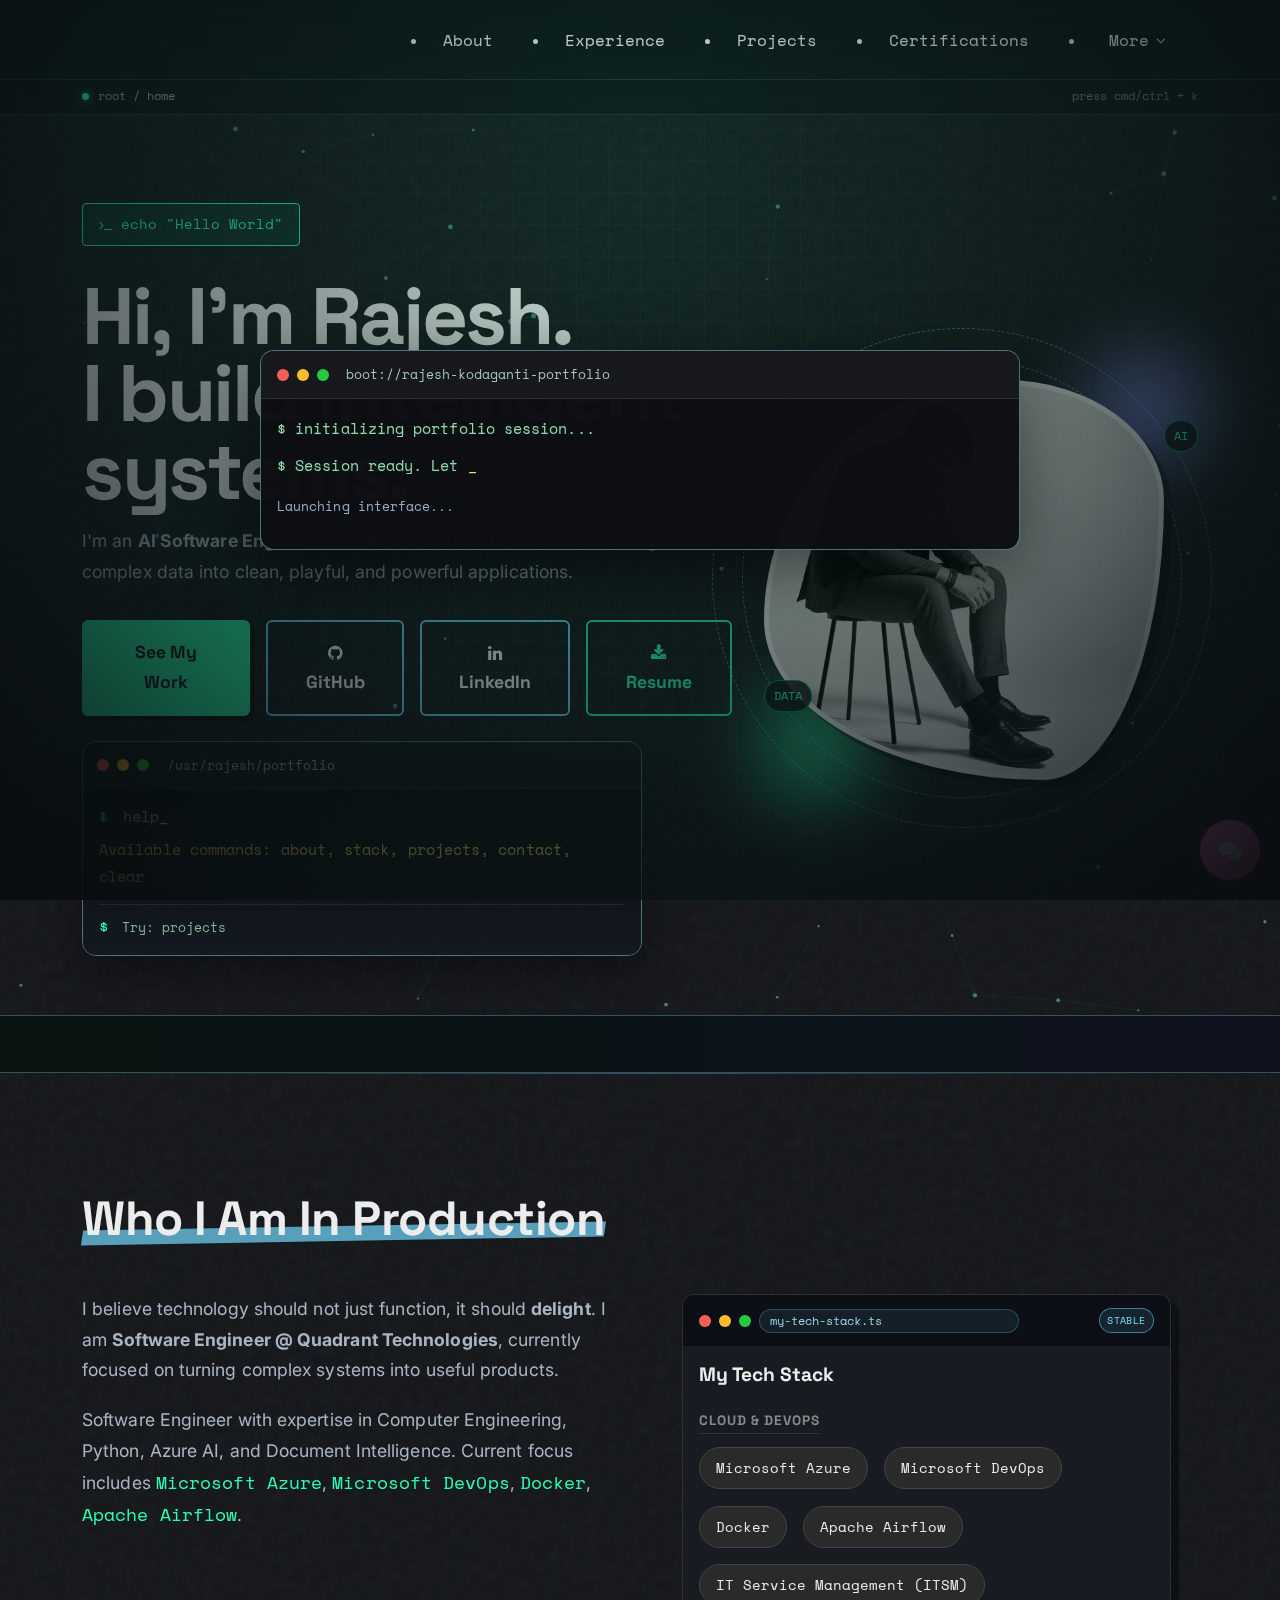
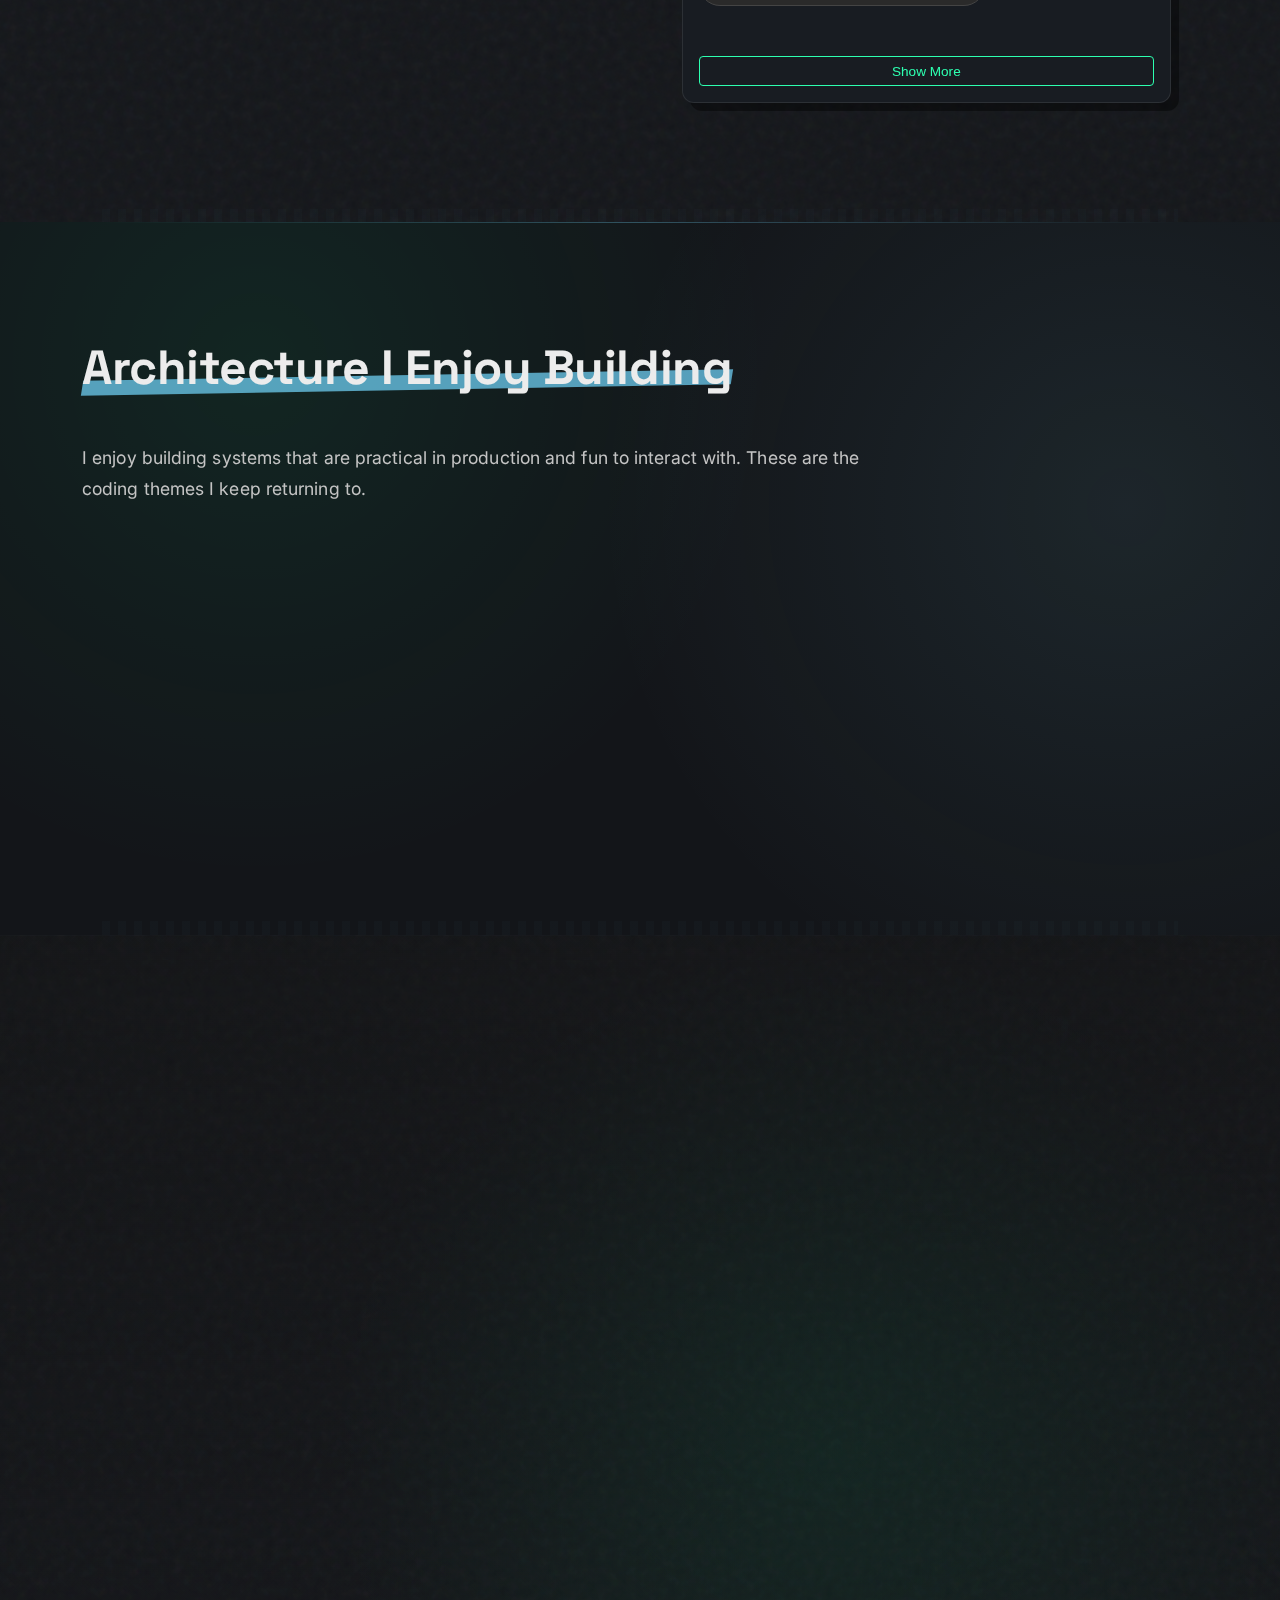
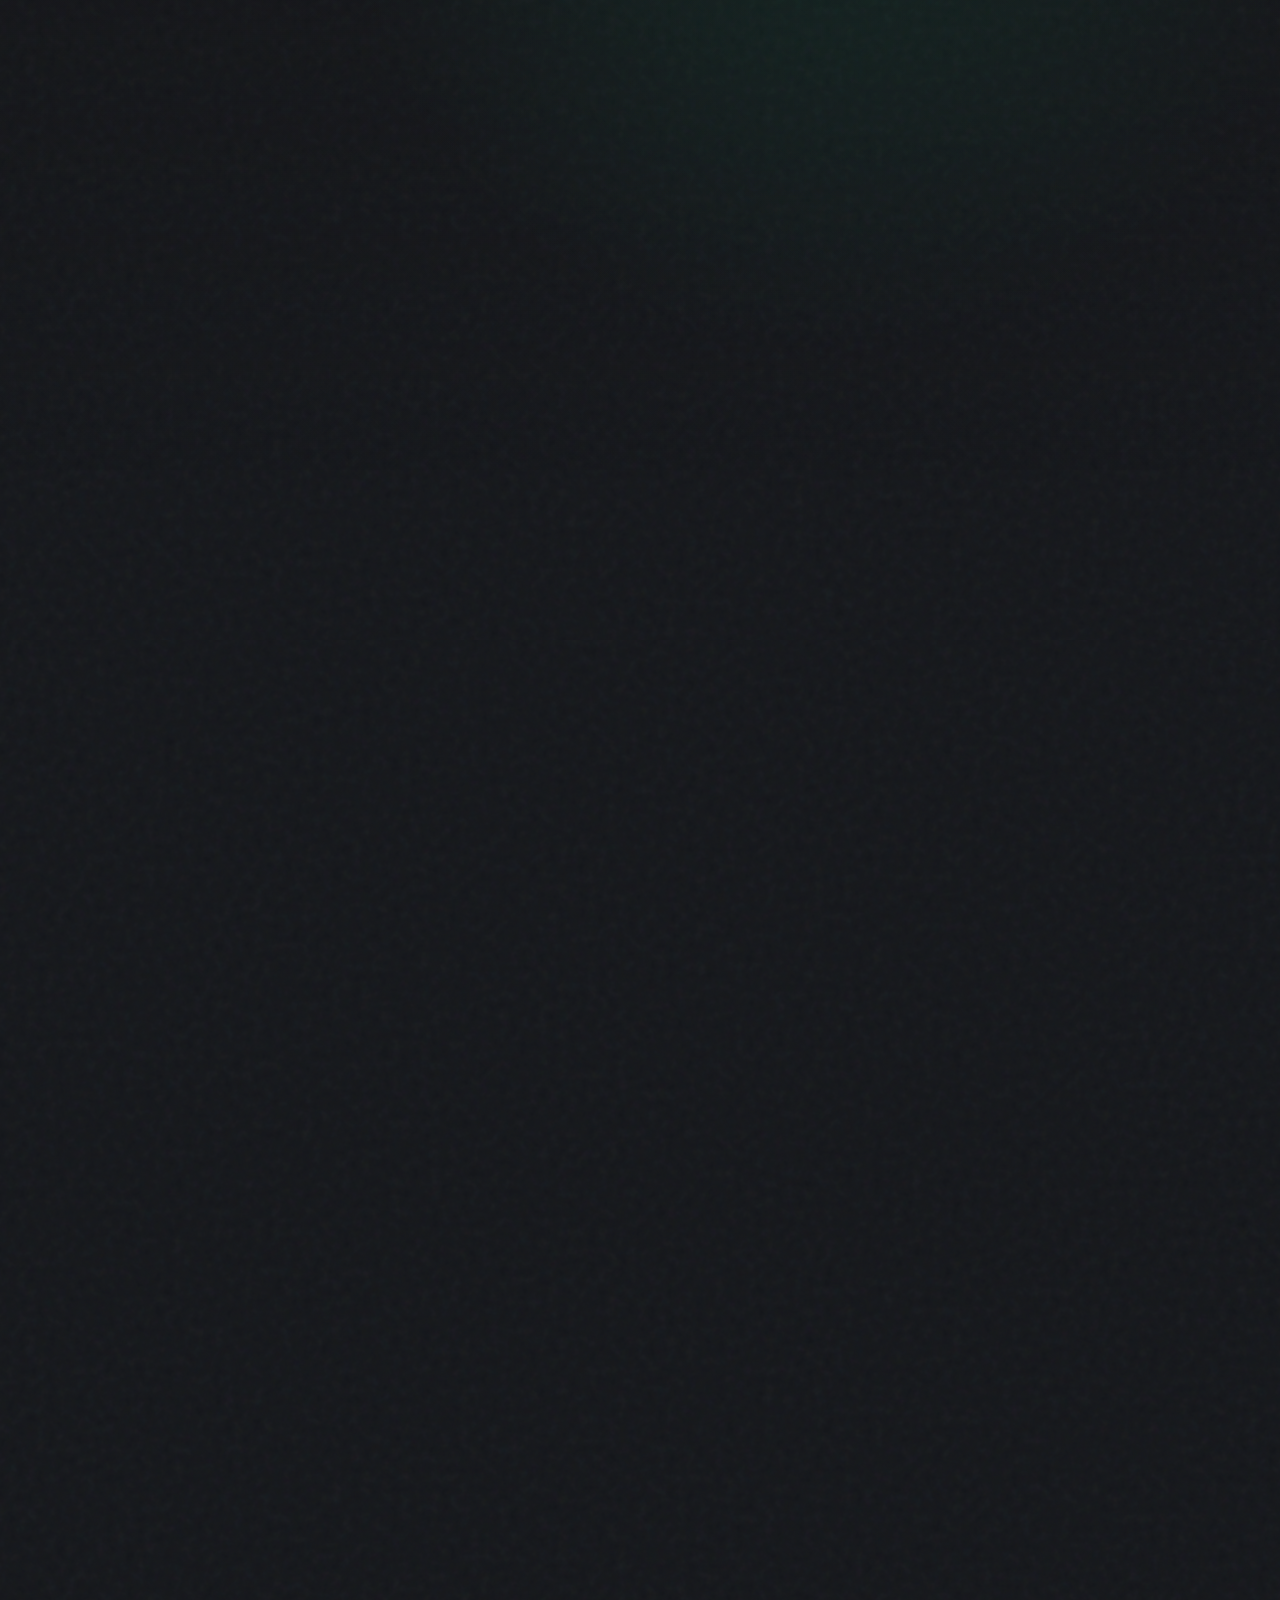
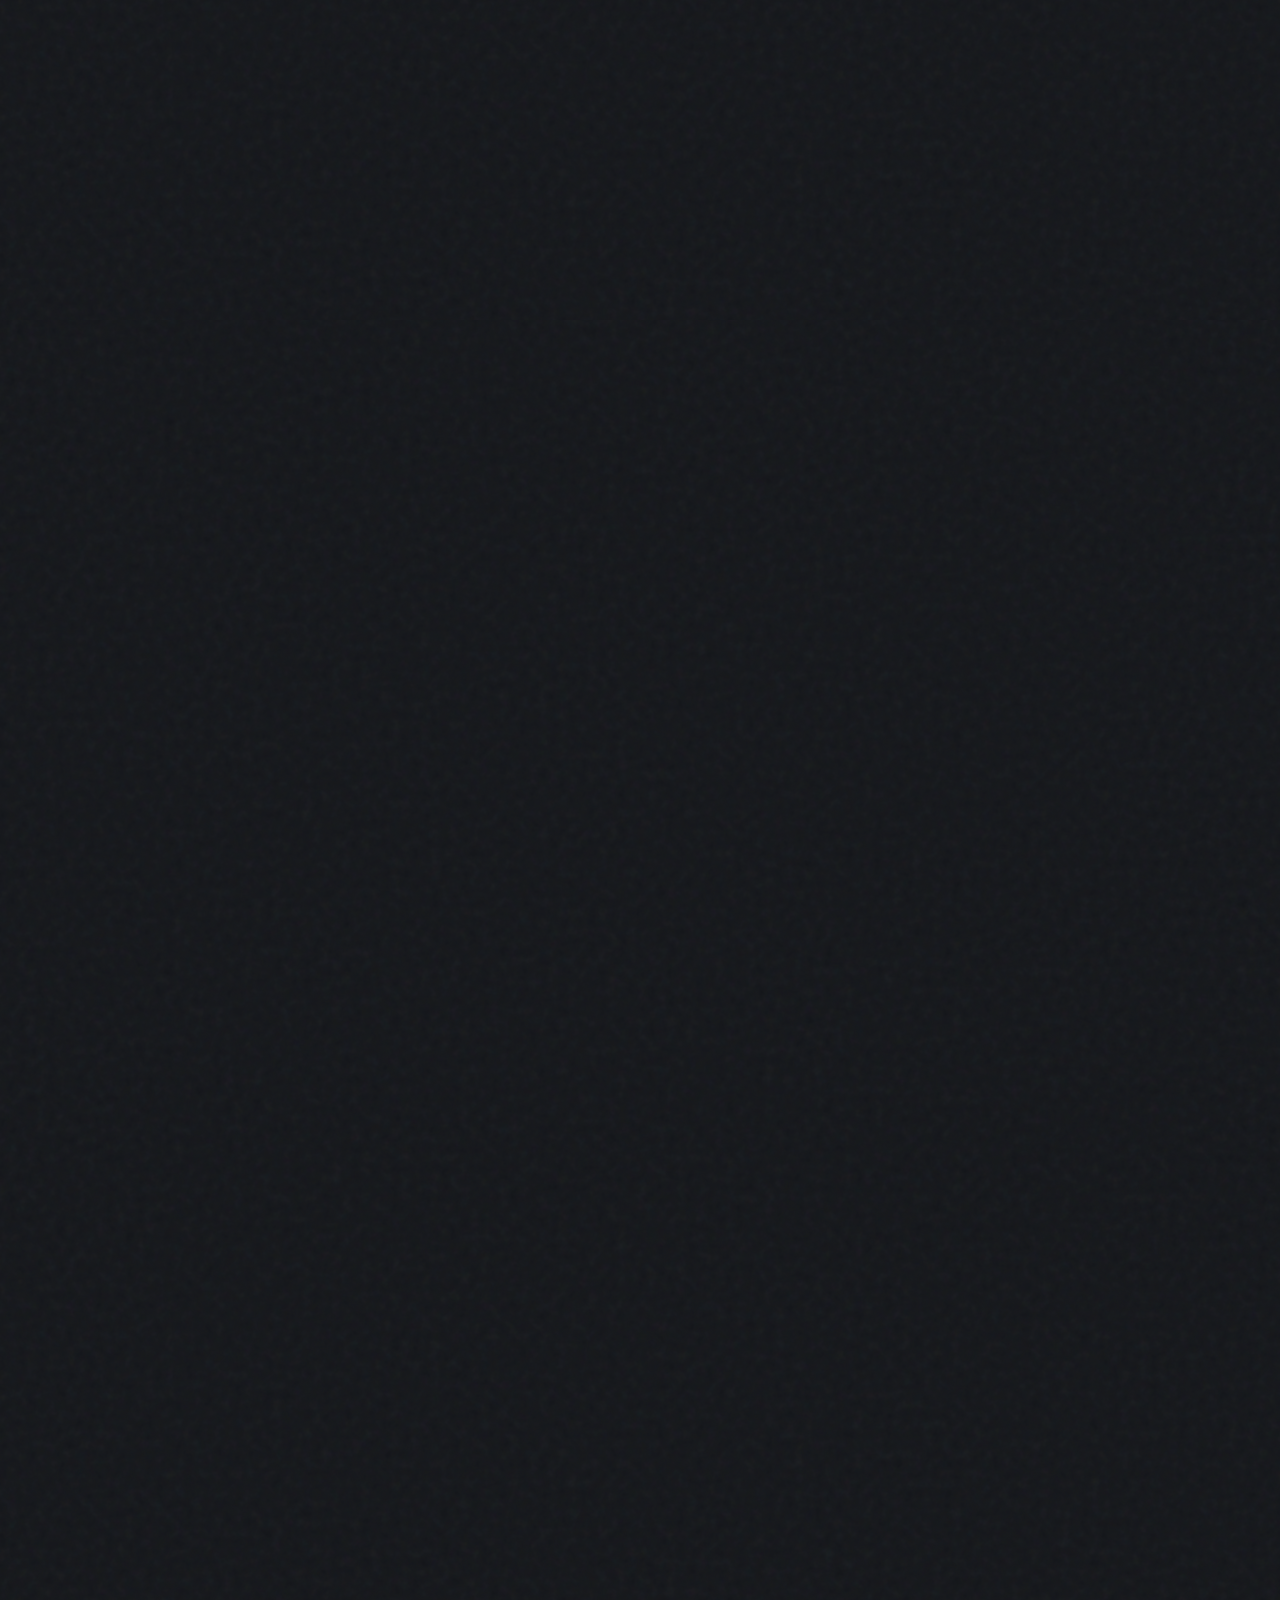
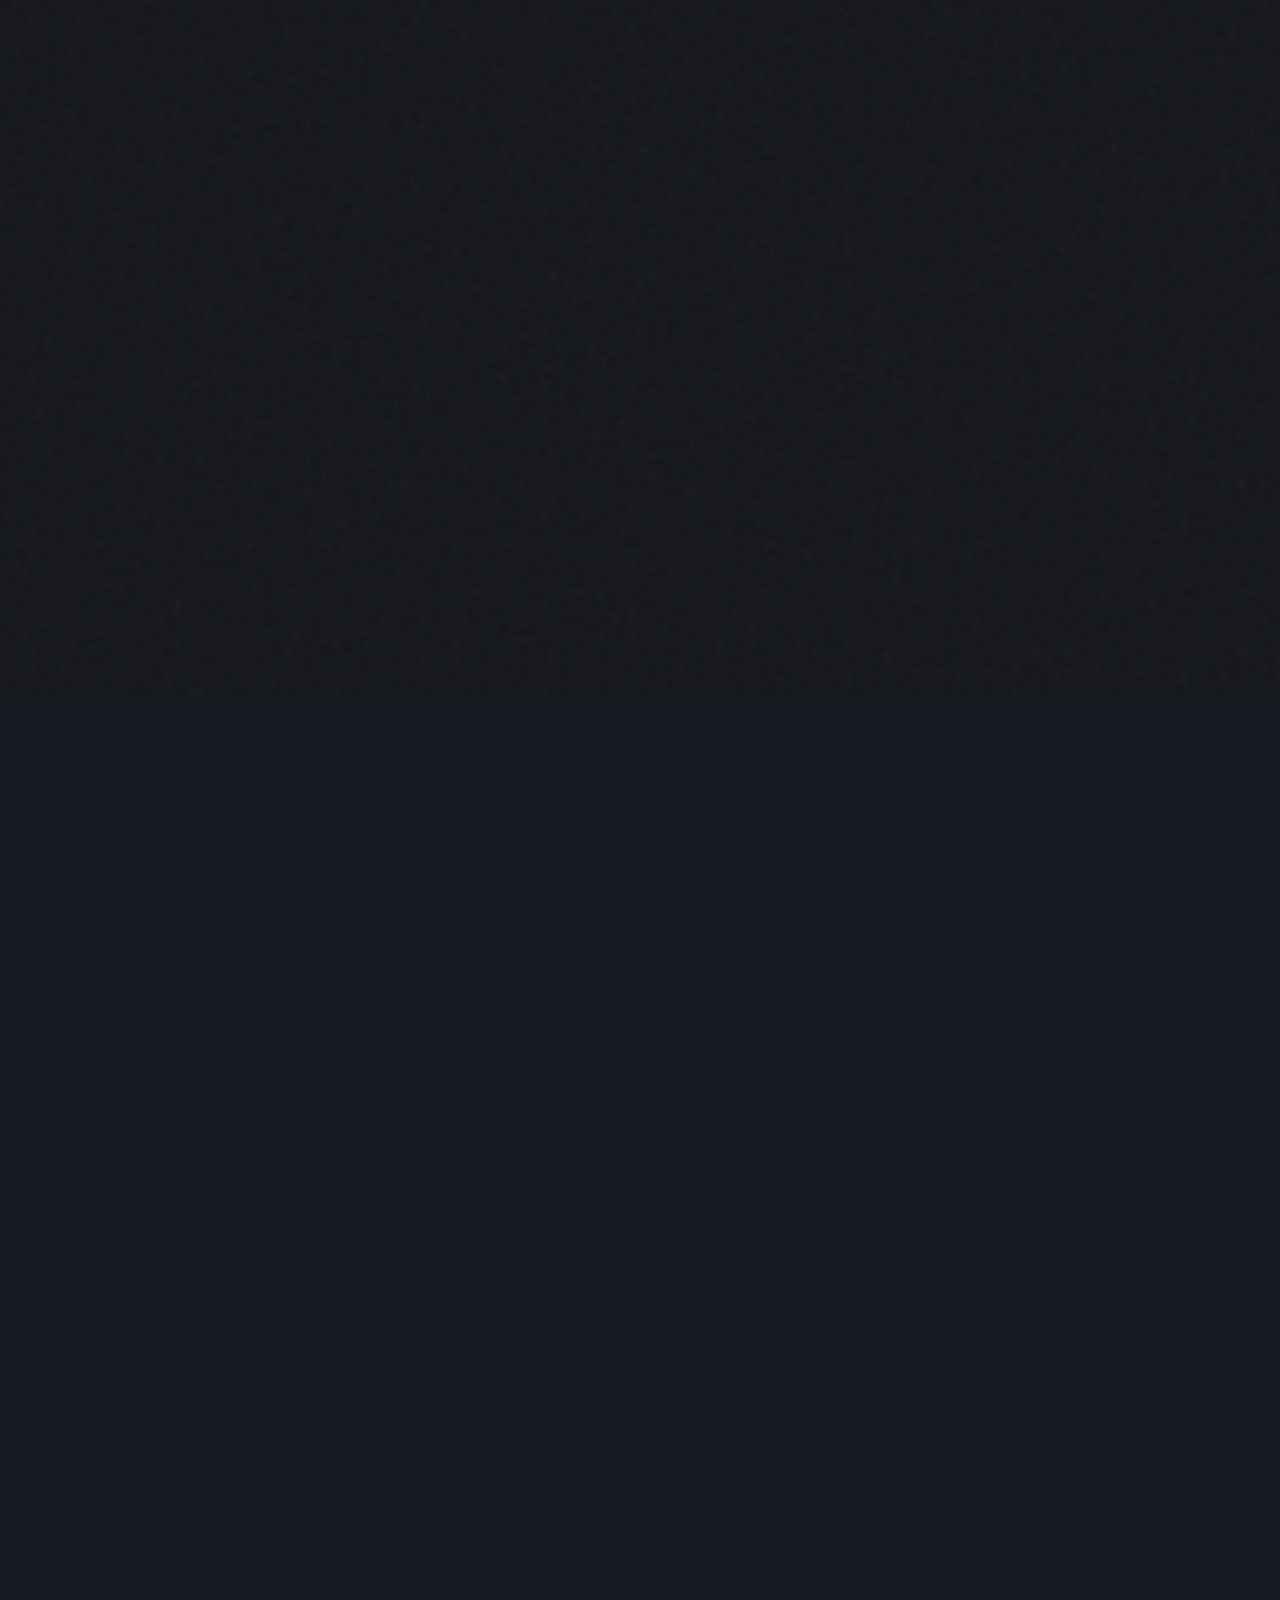
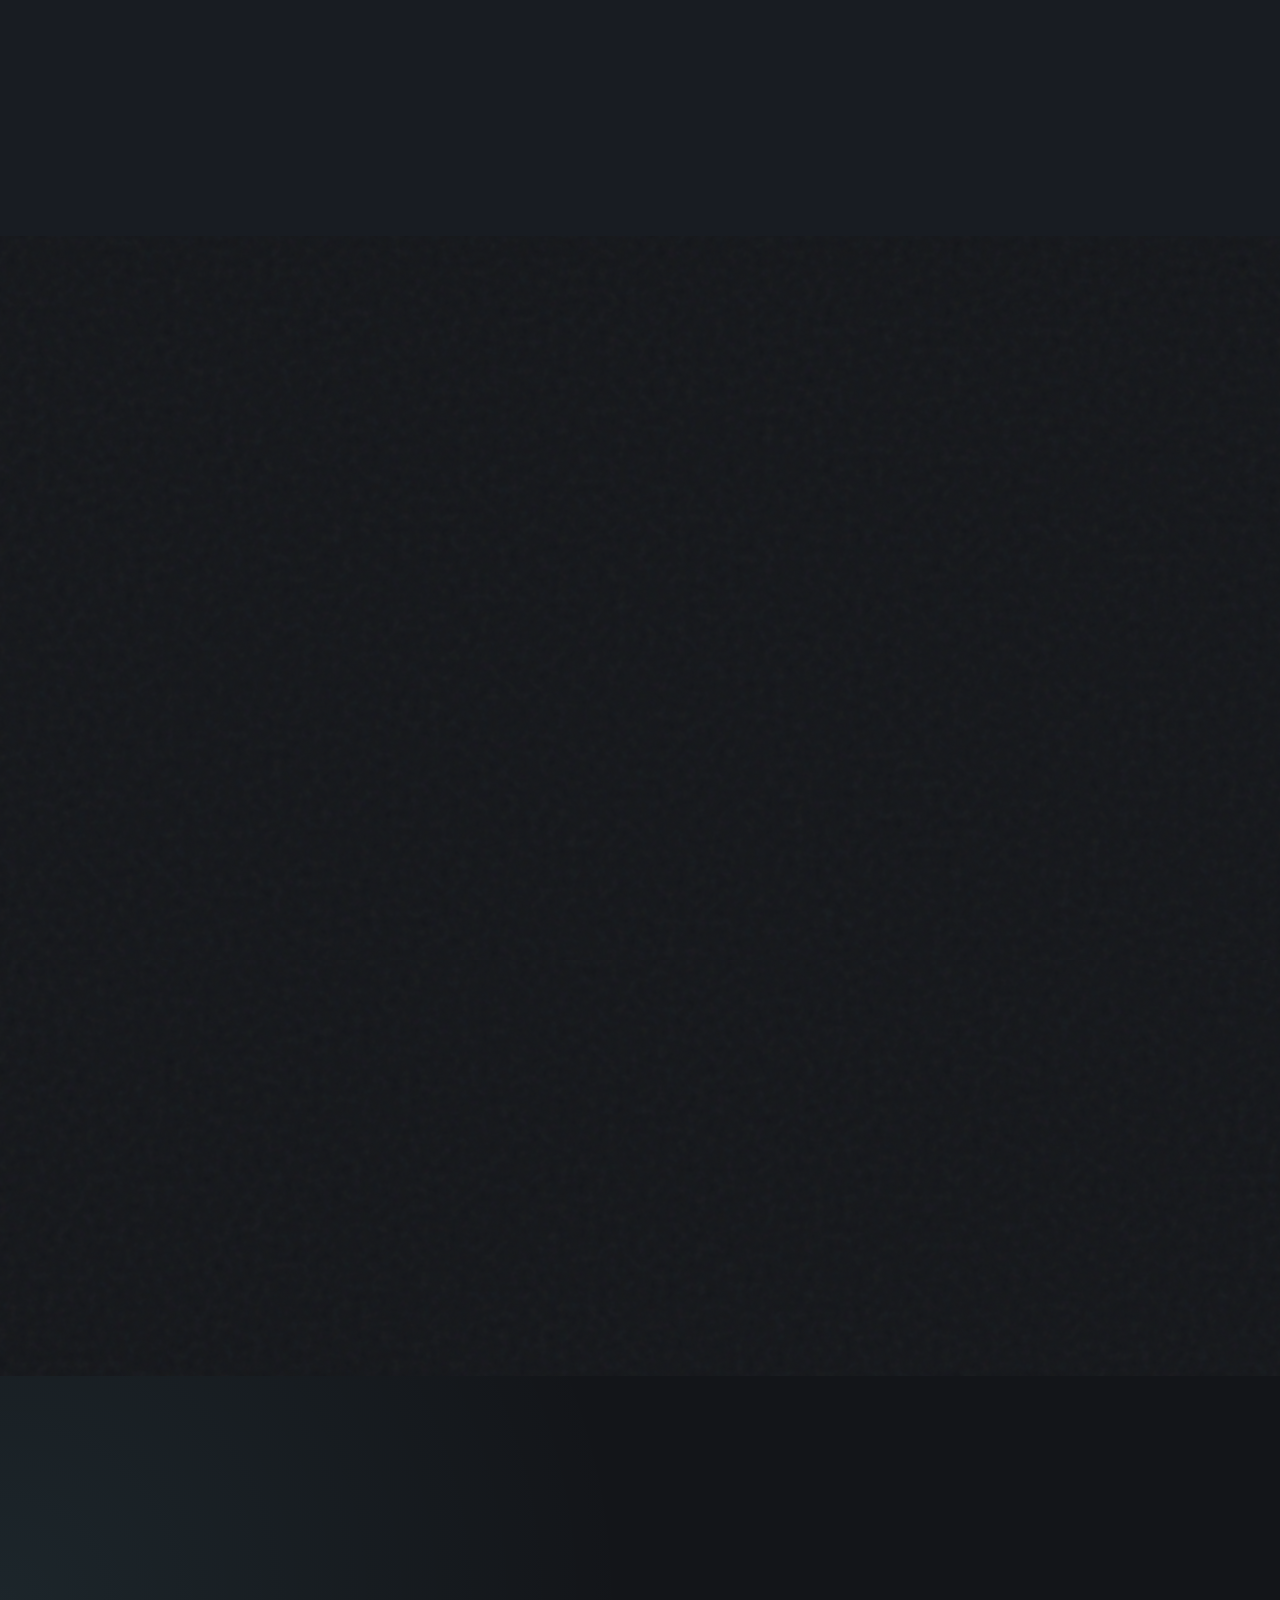
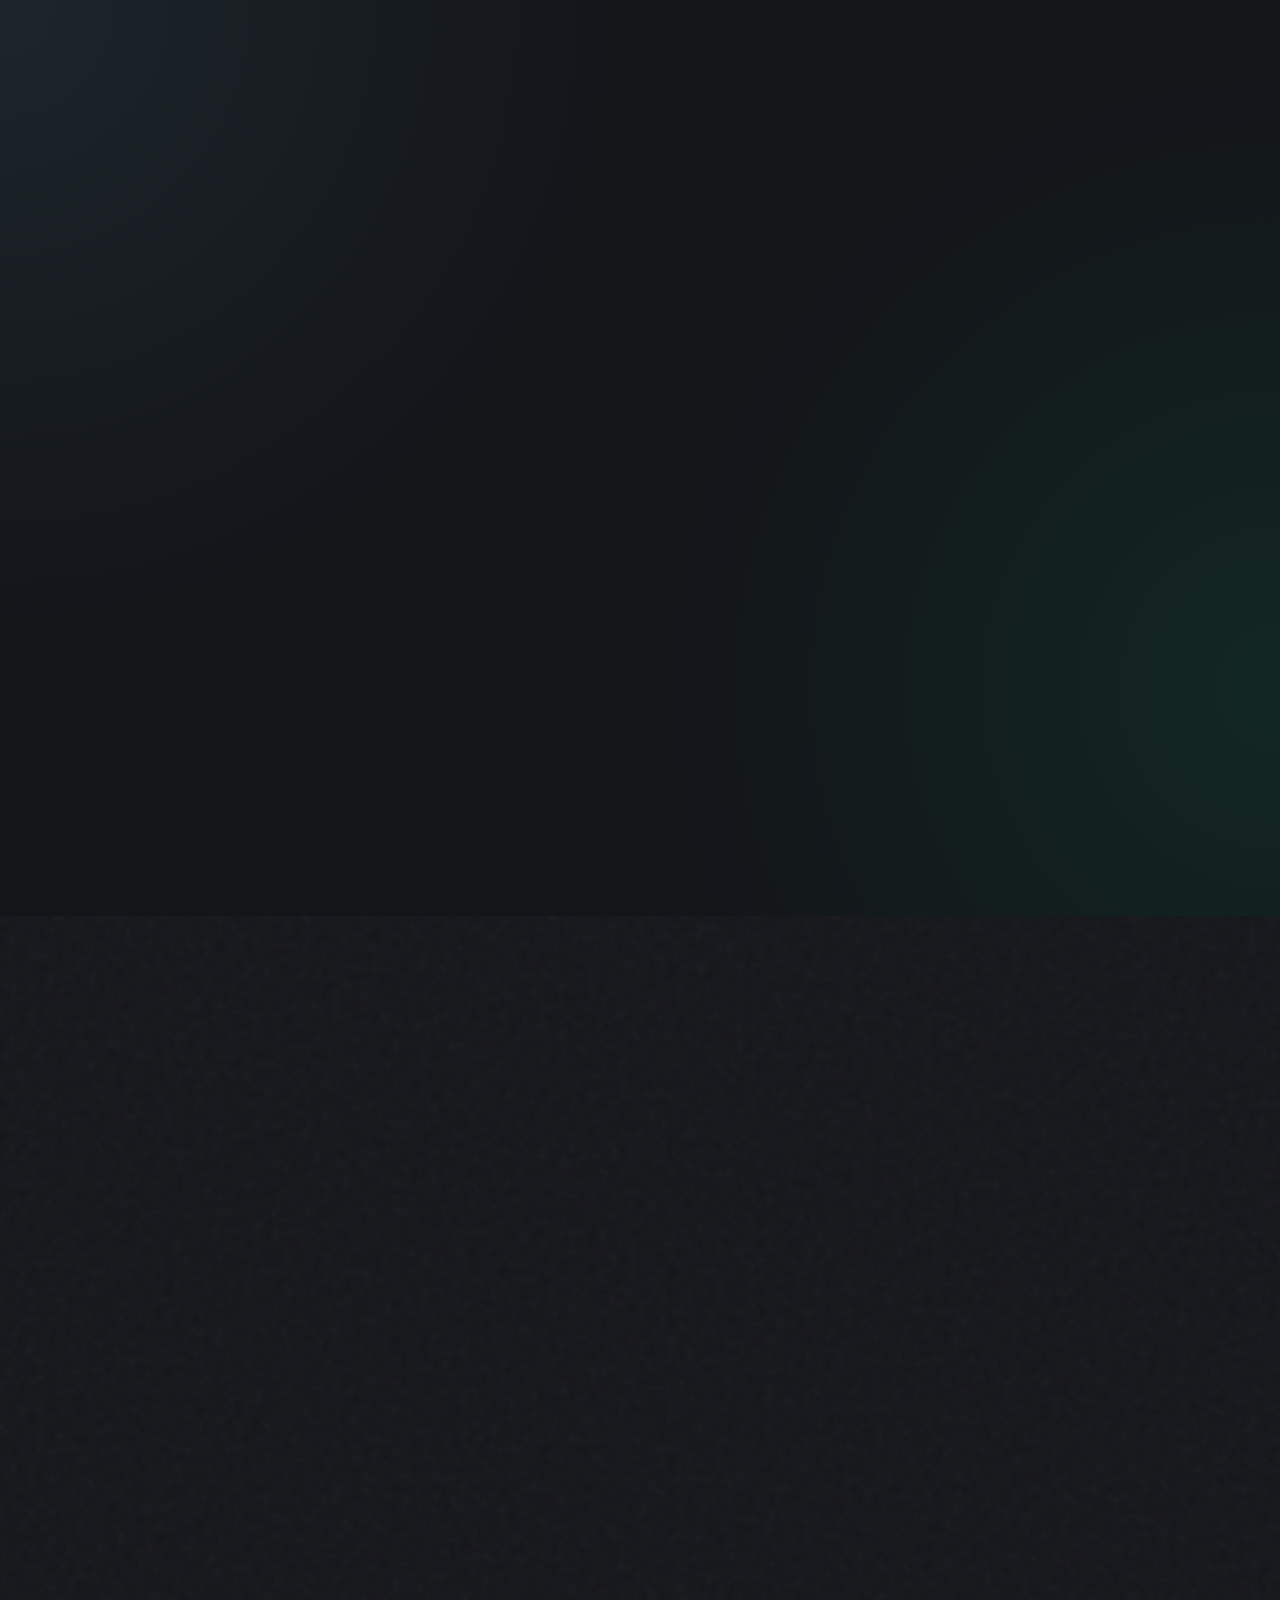
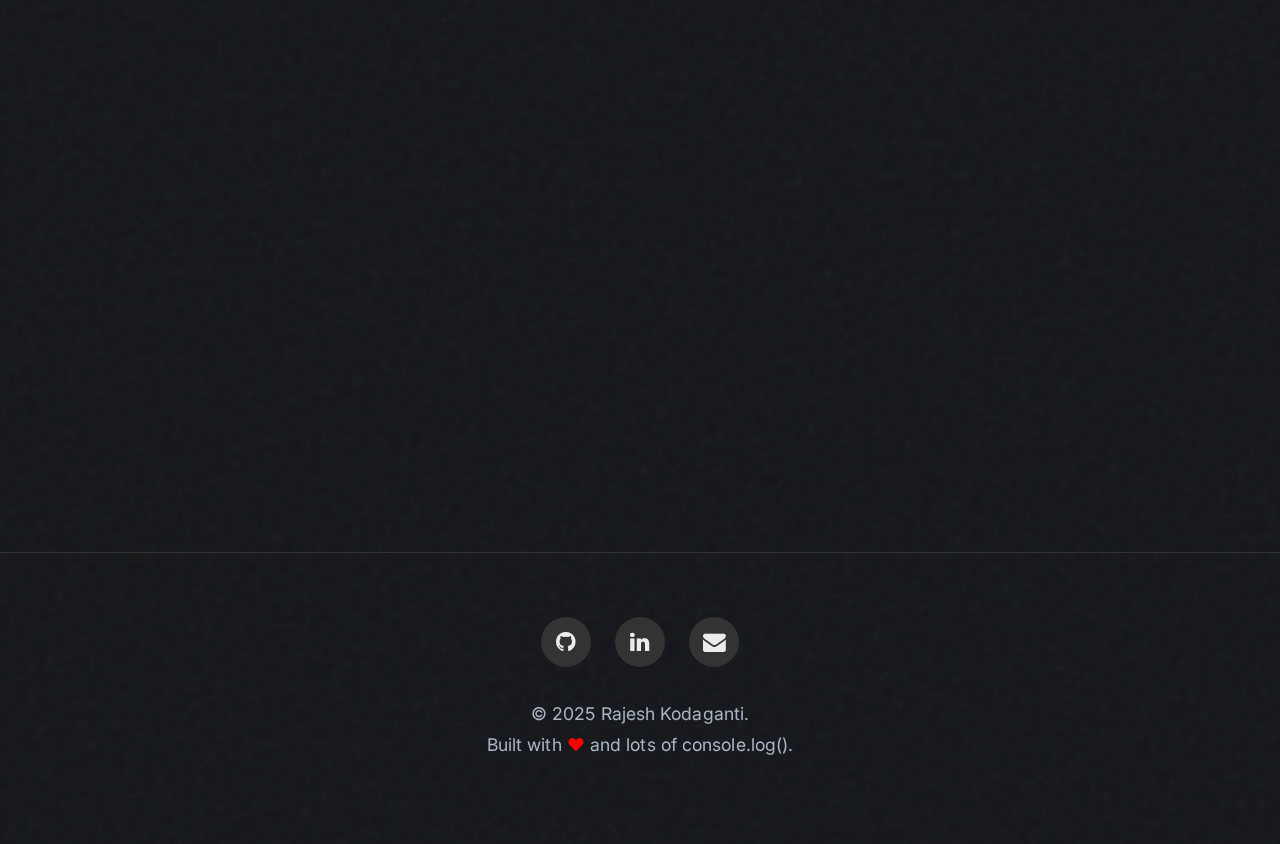
<file: index.html>
<!DOCTYPE html>
<html lang="en">

<head>
    <meta charset="utf-8">
    <meta http-equiv="X-UA-Compatible" content="IE=edge">
    <meta name="viewport" content="width=device-width, initial-scale=1">

    <!-- SEO Meta Tags -->
    <title>Rajesh Kodaganti | Creative Software Engineer</title>
    <meta name="description"
        content="Portfolio of Rajesh Kodaganti, a Software Engineer blending code with creativity. Specializing in ML, Data Engineering & Cybersecurity.">
    <meta name="keywords"
        content="Rajesh Kodaganti, Software Engineer, Machine Learning, Creative Developer, Portfolio">
    <meta name="author" content="Rajesh Kodaganti">

    <!-- Open Graph -->
    <meta property="og:type" content="website">
    <meta property="og:title" content="Rajesh Kodaganti - Creative Developer">
    <meta property="og:description" content="Software Engineer & Master's Student. Making tech fun and functional.">
    <meta property="og:image" content="images/profile.jpg">

    <link rel="icon" href="favicon.svg" type="image/svg+xml">

    <!-- Fonts: Space Grotesk (Headings), Inter (Body), Space Mono (Code) -->
    <link rel="preconnect" href="https://fonts.googleapis.com">
    <link rel="preconnect" href="https://fonts.gstatic.com" crossorigin>
    <link
        href="https://fonts.googleapis.com/css2?family=Inter:wght@300;400;500;600&family=Space+Grotesk:wght@500;700&family=Space+Mono:ital,wght@0,400;0,700;1,400&display=swap"
        rel="stylesheet">

    <!-- Icons -->
    <link rel="stylesheet" href="libs/font-awesome/css/font-awesome.min.css">

    <!-- Styles -->
    <link href="css/bootstrap.min.css" rel="stylesheet">
    <link rel="stylesheet" href="css/styles.css?v=3">
    <link rel="stylesheet" href="css/tech-games.css?v=2">
</head>

<body>

    <div id="splash-screen" aria-live="polite" role="status">
        <div class="splash-terminal">
            <div class="splash-head">
                <span class="dot red"></span>
                <span class="dot yellow"></span>
                <span class="dot green"></span>
                <span class="splash-title">boot://rajesh-kodaganti-portfolio</span>
            </div>
            <div class="splash-body">
                <p><span class="prompt">$</span> initializing portfolio session...</p>
                <p><span class="prompt">$</span> <span id="splash-type-target"></span><span class="splash-caret">_</span></p>
                <p class="splash-hint">Launching interface...</p>
            </div>
        </div>
    </div>

    <div id="scroll-progress" aria-hidden="true"></div>
    <div class="cursor-glow" aria-hidden="true"></div>

    <!-- Navbar -->
    <header>
        <div class="container">
            <div class="logo">Rajesh<span> Kodaganti</span></div>
            <div id="mobile-menu-open">
                <i class="fa fa-bars" aria-hidden="true"></i>
            </div>
            <ul id="menu">
                <li id="mobile-menu-close" style="display: none;">
                    <i class="fa fa-times" aria-hidden="true"></i>
                </li>
                <li><a href="#about">About</a></li>
                <li><a href="#experience">Experience</a></li>
                <li><a href="#projects">Projects</a></li>
                <li><a href="#certifications">Certifications</a></li>
                <li class="more-menu">
                    <details class="more-menu-dropdown">
                        <summary class="more-toggle" aria-haspopup="true" aria-expanded="false">
                            <span>More</span>
                            <i class="fa fa-angle-down more-caret" aria-hidden="true"></i>
                        </summary>
                        <div class="more-pop-card" role="menu" aria-label="More menu">
                            <a href="books.html" role="menuitem">Books</a>
                            <a href="tools.html" role="menuitem">Tools</a>
                            <a href="if-else.html" role="menuitem">IF-ELSE</a>
                        </div>
                    </details>
                </li>
                <!-- <li><a href="#contact">Contact</a></li> -->
            </ul>
        </div>
        <div class="nav-runtime">
            <div class="container nav-runtime-inner">
                <span class="runtime-dot" aria-hidden="true"></span>
                <span id="nav-breadcrumb">root / home</span>
                <span class="runtime-hint">Press Cmd/Ctrl + K</span>
            </div>
        </div>
    </header>

    <!-- Hero Section -->
    <section id="lead">
        <canvas id="hero-canvas" aria-hidden="true"></canvas>
        <div class="container">
            <div class="lead-content">
                <div class="hero-tag">
                    <i class="fa fa-terminal"></i> echo "Hello World"
                </div>
                <h1>Hi, I'm Rajesh. <br> I build <span style="color: var(--accent-purple);">intelligent</span> systems.
                </h1>
                <p>
                    I'm an <strong>AI Software Engineer</strong> and <strong>Master's Student</strong> who loves turning
                    complex data into clean, playful, and powerful applications.
                </p>
                <div class="hero-btn-group" style="margin-top: 2rem; display: flex; gap: 1rem;">
                    <a href="#experience" class="btn-fun">See My Work</a>

                    <a href="#" data-link="github" target="_blank" class="btn-fun btn-outline-fun">
                        <i class="fa fa-github"></i> GitHub
                    </a>

                    <a href="#" data-link="linkedin" target="_blank" class="btn-fun btn-outline-fun">
                        <i class="fa fa-linkedin"></i> LinkedIn
                    </a>

                    <a href="resume.pdf" download class="btn-fun btn-outline-fun"
                        style="border-color: var(--accent-green); color: var(--accent-green);">
                        <i class="fa fa-download"></i> Resume
                    </a>
                </div>

                <div class="live-console reveal" data-reveal="up">
                    <div class="live-console-head">
                        <span class="dot red"></span>
                        <span class="dot yellow"></span>
                        <span class="dot green"></span>
                        <span class="live-console-title">/usr/rajesh/portfolio</span>
                    </div>
                    <div class="live-console-body">
                        <div class="terminal-output" id="terminal-output" aria-live="polite">
                            <p><span class="prompt">$</span> <span class="type-target" data-text="help"></span></p>
                            <p class="console-stream"><span>Available commands: about, stack, projects, contact, clear</span></p>
                        </div>
                        <form id="terminal-form" class="terminal-form">
                            <label for="terminal-input" class="sr-only">Terminal command</label>
                            <span class="prompt">$</span>
                            <input id="terminal-input" type="text" autocomplete="off" placeholder="Try: projects" />
                        </form>
                    </div>
                </div>
            </div>

            <div class="profile-container reveal" data-reveal="up">
                <div class="blob-decoration blob-1"></div>
                <div class="blob-decoration blob-2"></div>
                <div class="orbit orbit-one"></div>
                <div class="orbit orbit-two"></div>
                <div class="floating-chip chip-one">AI</div>
                <div class="floating-chip chip-two">DATA</div>
                <div class="floating-chip chip-three">SECURITY</div>
                <div class="profile-blob"></div>
            </div>
        </div>
    </section>

    <section id="build-logs" aria-label="Build logs">
        <div class="log-track">
            <div class="log-marquee" id="log-marquee">
                <span>BUILD LOG: Shipped threat scoring API with robust ETL guardrails</span>
                <span>BUILD LOG: Reduced data sync latency with queue-based ingestion</span>
                <span>BUILD LOG: Designed RAG pipeline for incident triage workflows</span>
                <span>BUILD LOG: Deployed cloud monitoring alerts for compliance posture</span>
            </div>
        </div>
    </section>

    <!-- About Section -->
    <section id="about" class="section">
        <div class="container">
            <h2>Who I Am In Production</h2>
            <div class="row">
                <div class="col-md-6">
                    <p class="intro-text" id="about-summary">
                        Loading profile summary...
                    </p>
                    <p id="about-focus">
                        Loading focus areas...
                    </p>
                </div>
                <div class="col-md-6">
                    <div class="browser-card" style="min-height: auto; width: 90%; margin: 0 auto;">
                        <div class="browser-header">
                            <div class="dot red"></div>
                            <div class="dot yellow"></div>
                            <div class="dot green"></div>
                            <div class="browser-address-bar"></div>
                        </div>
                        <div class="browser-content" style="padding: 1rem;">
                            <h3 style="font-size: 1.2rem; margin-bottom: 0.5rem;">My Tech Stack</h3>
                            <div id="skills-container" style="margin-top: 0.5rem; font-size: 0.9rem;">
                                <!-- Dynamic Skills Loaded Here -->
                                <p>Loading skills...</p>
                            </div>
                            <button id="skills-toggle-btn"
                                style="display: none; margin-top: 0.75rem; background: transparent; border: 1px solid var(--accent-green); color: var(--accent-green); padding: 0.4rem 1rem; border-radius: 4px; cursor: pointer; font-size: 0.85rem; transition: all 0.3s;">
                                Show More
                            </button>
                        </div>
                    </div>
                </div>
            </div>
        </div>
    </section>

    <section id="coding-interests" class="section">
        <div class="container">
            <h2>Architecture I Enjoy Building</h2>
            <p class="interest-intro">I enjoy building systems that are practical in production and fun to interact with. These are the coding themes I keep returning to.</p>
            <div class="interests-grid">
                <article class="interest-card reveal" data-reveal="up">
                    <div class="interest-icon"><i class="fa fa-cogs"></i></div>
                    <h3>Applied AI</h3>
                    <p>From LLM integrations to model serving, I like shipping AI features that help real users.</p>
                    <div class="interest-tags">
                        <span>Python</span><span>LLMs</span><span>MLOps</span>
                    </div>
                </article>
                <article class="interest-card reveal" data-reveal="up">
                    <div class="interest-icon"><i class="fa fa-database"></i></div>
                    <h3>Data Engineering</h3>
                    <p>I design data flows that stay reliable under scale, with clean transformations and observability.</p>
                    <div class="interest-tags">
                        <span>ETL</span><span>Pipelines</span><span>Cloud</span>
                    </div>
                </article>
                <article class="interest-card reveal" data-reveal="up">
                    <div class="interest-icon"><i class="fa fa-shield"></i></div>
                    <h3>Security Mindset</h3>
                    <p>I approach architecture with secure defaults and threat-aware decisions from day one.</p>
                    <div class="interest-tags">
                        <span>Threat Intel</span><span>IAM</span><span>Hardening</span>
                    </div>
                </article>
            </div>
        </div>
    </section>

    <section id="system-map" class="section">
        <div class="container">
            <h2>From Idea To Runtime</h2>
            <p class="interest-intro">A simplified map of how I usually think through engineering: data in, intelligence in the loop, secure delivery out.</p>
            <div class="system-map-wrap reveal" data-reveal="up">
                <svg viewBox="0 0 900 280" class="system-map-svg" role="img" aria-label="System architecture flow">
                    <defs>
                        <!-- Grid Pattern -->
                        <pattern id="grid" width="30" height="30" patternUnits="userSpaceOnUse">
                            <path d="M 30 0 L 0 0 0 30" fill="none" stroke="rgba(255, 255, 255, 0.04)" stroke-width="1" />
                        </pattern>
                        <!-- Glow Filter -->
                        <filter id="glow" x="-20%" y="-20%" width="140%" height="140%">
                            <feGaussianBlur stdDeviation="5" result="blur" />
                            <feComposite in="SourceGraphic" in2="blur" operator="over" />
                        </filter>
                        <!-- Flow Line Gradient -->
                        <linearGradient id="flowGrad" x1="0%" y1="0%" x2="100%" y2="0%">
                            <stop offset="0%" stop-color="#00ff9d" />
                            <stop offset="50%" stop-color="#74d9ff" />
                            <stop offset="100%" stop-color="#2dffb0" />
                        </linearGradient>
                        <!-- Node Gradient -->
                        <linearGradient id="nodeGrad" x1="0%" y1="0%" x2="100%" y2="100%">
                            <stop offset="0%" stop-color="rgba(24, 28, 34, 0.95)" />
                            <stop offset="100%" stop-color="rgba(16, 20, 26, 0.85)" />
                        </linearGradient>
                    </defs>
                    
                    <!-- Background Grid -->
                    <rect width="100%" height="100%" fill="url(#grid)" rx="16" />

                    <!-- Connections -->
                    <path d="M 240 135 C 290 135, 290 95, 345 95" class="flow-path" />
                    <path d="M 240 135 C 290 135, 290 205, 345 205" class="flow-path" />
                    <path d="M 555 95 C 610 95, 610 135, 660 135" class="flow-path" />
                    <path d="M 555 205 C 610 205, 610 135, 660 135" class="flow-path" />

                    <!-- Ingestion Node -->
                    <g class="map-node-group" transform="translate(30, 80)">
                        <rect width="210" height="110" rx="12" class="map-node-rect" />
                        <rect x="0" y="0" width="210" height="110" rx="12" class="map-node-border" />
                        <text x="105" y="48" text-anchor="middle" class="map-label">Ingestion</text>
                        <text x="105" y="73" text-anchor="middle" class="map-sub">Logs | Docs | APIs</text>
                    </g>

                    <!-- AI Layer Node -->
                    <g class="map-node-group" transform="translate(345, 40)">
                        <rect width="210" height="110" rx="12" class="map-node-rect" />
                        <rect x="0" y="0" width="210" height="110" rx="12" class="map-node-border" />
                        <circle cx="20" cy="90" r="4.5" class="node-dot" />
                        <text x="105" y="48" text-anchor="middle" class="map-label">AI Layer</text>
                        <text x="105" y="73" text-anchor="middle" class="map-sub">LLM + Retrieval</text>
                    </g>

                    <!-- Security Ops Node -->
                    <g class="map-node-group" transform="translate(345, 165)">
                        <rect width="210" height="85" rx="12" class="map-node-rect" />
                        <rect x="0" y="0" width="210" height="85" rx="12" class="map-node-border" />
                        <circle cx="20" cy="65" r="4.5" class="node-dot" />
                        <text x="105" y="38" text-anchor="middle" class="map-label">Security Ops</text>
                        <text x="105" y="63" text-anchor="middle" class="map-sub">Policies | Alerts</text>
                    </g>

                    <!-- Apps Node -->
                    <g class="map-node-group" transform="translate(660, 80)">
                        <rect width="210" height="110" rx="12" class="map-node-rect" />
                        <rect x="0" y="0" width="210" height="110" rx="12" class="map-node-border" />
                        <circle cx="20" cy="90" r="4.5" class="node-dot" />
                        <text x="105" y="48" text-anchor="middle" class="map-label">Apps</text>
                        <text x="105" y="73" text-anchor="middle" class="map-sub">Dashboards | APIs</text>
                    </g>

                    <!-- Animated Flow Dots -->
                    <circle r="4" class="flow-dot">
                        <animateMotion dur="3s" repeatCount="indefinite" path="M 240 135 C 290 135, 290 95, 345 95" />
                    </circle>
                    <circle r="4" class="flow-dot">
                        <animateMotion dur="4s" repeatCount="indefinite" path="M 240 135 C 290 135, 290 205, 345 205" />
                    </circle>
                    <circle r="4" class="flow-dot">
                        <animateMotion dur="3.5s" repeatCount="indefinite" path="M 555 95 C 610 95, 610 135, 660 135" />
                    </circle>
                    <circle r="4" class="flow-dot">
                        <animateMotion dur="2.5s" repeatCount="indefinite" path="M 555 205 C 610 205, 610 135, 660 135" />
                    </circle>
                </svg>
            </div>
        </div>
    </section>

    <!-- Experience Section (Browser Cards) -->
    <section id="experience" class="section">
        <div class="container">
            <h2>Experience</h2>
            <div class="experience-grid">

                <!-- Experience Item 0 (Microsoft) -->
                <div class="browser-card" onclick="openExperienceModal('microsoft')" style="cursor: pointer;">
                    <div class="browser-header">
                        <div class="dot red"></div>
                        <div class="dot yellow"></div>
                        <div class="dot green"></div>
                        <div class="browser-address-bar"></div>
                    </div>
                    <div class="browser-content">
                        <span class="card-role">AI Software Engineer</span>
                        <h3>Microsoft</h3>
                        <span class="card-date">Mar 2026 – Present</span>
                        <p>Architecting and developing AI software solutions.</p>
                        <div style="margin-top: auto; text-align: right; color: var(--accent-green);">
                            Open details() ->
                        </div>
                    </div>
                </div>

                <!-- Experience Item 1 -->
                <div class="browser-card" onclick="openExperienceModal('quadrant')" style="cursor: pointer;">
                    <div class="browser-header">
                        <div class="dot red"></div>
                        <div class="dot yellow"></div>
                        <div class="dot green"></div>
                        <div class="browser-address-bar"></div>
                    </div>
                    <div class="browser-content">
                        <span class="card-role">AI Software Engineer</span>
                        <h3>Quadrant Technologies</h3>
                        <span class="card-date">Aug 2025 – Present</span>
                        <p>Architecting scalable AI solutions and enhancing threat intelligence workflows.</p>
                        <div style="margin-top: auto; text-align: right; color: var(--accent-green);">
                            Open details() ->
                        </div>
                    </div>
                </div>

                <!-- Experience Item 2 -->
                <div class="browser-card" onclick="openExperienceModal('qikcell')" style="cursor: pointer;">
                    <div class="browser-header">
                        <div class="dot red"></div>
                        <div class="dot yellow"></div>
                        <div class="dot green"></div>
                        <div class="browser-address-bar"></div>
                    </div>
                    <div class="browser-content">
                        <span class="card-role">Solutions Engineer</span>
                        <h3>QikCell by tickioT</h3>
                        <span class="card-date">Jan 2025 – May 2025</span>
                        <p>Engineered IoT workflows and demonstrated complex technical solutions to enterprise clients.
                        </p>
                        <div style="margin-top: auto; text-align: right; color: var(--accent-green);">
                            Open details() ->
                        </div>
                    </div>
                </div>

                <!-- Experience Item 3 -->
                <div class="browser-card collapsible-experience" onclick="openExperienceModal('coloros')"
                    style="cursor: pointer; display: none;">
                    <div class="browser-header">
                        <div class="dot red"></div>
                        <div class="dot yellow"></div>
                        <div class="dot green"></div>
                        <div class="browser-address-bar"></div>
                    </div>
                    <div class="browser-content">
                        <span class="card-role">User Test Specialist</span>
                        <h3>ColorOS (OPPO)</h3>
                        <span class="card-date">June 2018 – July 2022</span>
                        <p>Rigorous QA and UX optimization for global mobile operating systems.</p>
                        <div style="margin-top: auto; text-align: right; color: var(--accent-green);">
                            Open details() ->
                        </div>
                    </div>
                </div>

            </div>
            <div style="text-align: center; margin-top: 2rem;">
                <button id="experience-toggle-btn" class="btn-fun btn-outline-fun">Show More</button>
            </div>
        </div>
    </section>

    <!-- Education Section -->
    <section id="education" class="section">
        <div class="container">
            <h2>Education</h2>
            <div class="education-grid">
                <div class="browser-card" onclick="openEducationModal('csun')" style="cursor: pointer;">
                    <div class="browser-header">
                        <div class="dot red"></div>
                        <div class="dot yellow"></div>
                        <div class="dot green"></div>
                        <div class="browser-address-bar"></div>
                    </div>
                    <div class="browser-content">
                        <h3>CSUN</h3>
                        <span class="card-role">M.S. Computer Engineering</span>
                        <span class="card-date">Aug 2022 - May 2025</span>
                        <p>Advanced work in AI Systems and Network Security.</p>
                        <div style="margin-top: auto; text-align: right; color: var(--accent-green);">
                            Open details() ->
                        </div>
                    </div>
                </div>

                <div class="browser-card" onclick="openEducationModal('jbiet')" style="cursor: pointer;">
                    <div class="browser-header">
                        <div class="dot red"></div>
                        <div class="dot yellow"></div>
                        <div class="dot green"></div>
                        <div class="browser-address-bar"></div>
                    </div>
                    <div class="browser-content">
                        <h3>JBIET</h3>
                        <span class="card-role">B.Tech Electronics & Comm</span>
                        <span class="card-date">July 2019 - June 2022</span>
                        <p>Foundational Engineering & Digital Systems.</p>
                        <div style="margin-top: auto; text-align: right; color: var(--accent-green);">
                            Open details() ->
                        </div>
                    </div>
                </div>
            </div>
        </div>
    </section>

    <!-- Projects Section (Dynamic) -->
    <section id="projects" class="section">
        <div class="container">
            <h2>Things I Built, Broke And Fixed</h2>
            <div id="projects-grid" class="game-grid">
                <!-- Dynamic Projects Loaded Here -->
            </div>
            <div style="text-align: center; margin-top: 2rem;">
                <button id="projects-toggle-btn" class="btn-fun btn-outline-fun" style="display: none;">Show
                    More</button>
            </div>
        </div>
    </section>

    <!-- Certifications Section (Dynamic) -->
    <section id="certifications" class="section" style="background: var(--bg-card);">
        <div class="container">
            <h2>Proof Of Practice</h2>
            <div id="certifications-grid" class="cert-grid">
                <!-- Dynamic Certs Loaded Here -->
            </div>
            <div style="text-align: center; margin-top: 2rem;">
                <button id="certs-toggle-btn" class="btn-fun btn-outline-fun" style="display: none;">Show More</button>
            </div>
        </div>
    </section>

    <!-- Fun Zone -->
    <section id="games" class="section">
        <div class="container" style="text-align:center;">
            <h2>Debug Break</h2>

            <div style="display: flex; justify-content: center; gap: 1rem; flex-wrap: wrap;">
                <button id="techGamesButton" class="btn-fun">
                    <i class="fa fa-code"></i> Tech Quiz
                </button>
                <button id="gamesButton" class="btn-fun" style="background: var(--accent-purple); color: white;">
                    <i class="fa fa-gamepad"></i> Arcade
                </button>
            </div>
        </div>
    </section>

    <section id="coding-activity" class="section">
        <div class="container">
            <h2>Currently Shipping</h2>
            <div class="activity-grid">
                <div class="activity-metrics reveal" data-reveal="up">
                    <div class="metric-card">
                        <span class="metric-label">Projects Built</span>
                        <strong id="metric-projects">0</strong>
                    </div>
                    <div class="metric-card">
                        <span class="metric-label">Tech Domains</span>
                        <strong id="metric-domains">0</strong>
                    </div>
                    <div class="metric-card">
                        <span class="metric-label">Certifications</span>
                        <strong id="metric-certs">0</strong>
                    </div>
                </div>
                <div class="activity-heatmap reveal" data-reveal="up">
                    <h3>Consistency Grid</h3>
                    <div id="commit-heatmap" class="commit-heatmap"></div>
                    <p>Weekly cadence simulating build consistency and learning streaks.</p>
                </div>
                <div class="activity-recent reveal" data-reveal="up">
                    <h3>Recent Build Focus</h3>
                    <ul id="recent-focus-list"></ul>
                </div>
            </div>
        </div>
    </section>

    <!-- Contact Section -->
    <section id="contact" class="section">
        <div class="container">
            <h2>Let's Build Something Serious</h2>
            <div class="row">
                <div class="col-md-6">
                    <p class="intro-text">
                        Whether you want to discuss AI pipelines, secure architecture, or just debate the best bear
                        species, I'm all ears.
                    </p>
                    <div class="contact-info">
                        <p><i class="fa fa-envelope"></i> rajeshkodaganti.work@gmail.com</p>
                        <p><i class="fa fa-map-marker"></i> REDMOND, WA</p>
                    </div>
                </div>
                <div class="col-md-6">
                    <!-- Formspree Contact Form -->
                    <form action="https://formspree.io/f/xkowppnv" method="POST" class="contact-form">
                        <div class="form-group">
                            <input type="text" name="name" placeholder="Your Name" required class="form-control">
                        </div>
                        <div class="form-group">
                            <input type="email" name="email" placeholder="Your Email" required class="form-control">
                        </div>
                        <div class="form-group">
                            <textarea name="message" rows="5" placeholder="Something nice..." required
                                class="form-control"></textarea>
                        </div>
                        <button type="submit" class="btn-fun">Send Message</button>
                    </form>
                </div>
            </div>
        </div>
    </section>

    <!-- Footer -->
    <footer>
        <div class="container" style="text-align:center; display: flex; flex-direction: column; align-items: center;">
            <div class="social-icons">
                <a href="#" data-link="github"><i class="fa fa-github"></i></a>
                <a href="#" data-link="linkedin"><i class="fa fa-linkedin"></i></a>
                <a href="#" data-link="email"><i class="fa fa-envelope"></i></a>
            </div>
            <p style="margin-top: 2rem; text-align: center; width: 100%;">&copy; 2025 Rajesh Kodaganti. <br> Built with
                <span style="color:red;">&hearts;</span> and lots of console.log().
            </p>
        </div>
    </footer>

    <div id="command-palette" aria-hidden="true">
        <div class="palette-backdrop"></div>
        <div class="palette-panel" role="dialog" aria-modal="true" aria-labelledby="palette-title">
            <div class="palette-head">
                <h3 id="palette-title"><i class="fa fa-terminal"></i> Command Palette</h3>
                <button type="button" id="palette-close" class="palette-close-btn" aria-label="Close command palette">&times;</button>
            </div>
            <div class="palette-search-wrap">
                <i class="fa fa-search" aria-hidden="true"></i>
                <input id="palette-input" type="text" placeholder="Type a command or section..." autocomplete="off" />
            </div>
            <ul id="palette-list" class="palette-list"></ul>
        </div>
    </div>

    <!-- Arcade Game Modal -->
    <div id="gameModal" class="game-modal" style="display: none;">
        <div class="game-modal-content">
            <div class="game-modal-header">
                <h2><i class="fa fa-gamepad"></i> Arcade Zone</h2>
                <span class="game-close-btn">&times;</span>
            </div>

            <div class="game-modal-body">

                <!-- 1. Game Selection Menu -->
                <div id="gameSelection" class="game-selection-container">
                    <div class="game-grid">
                        <!-- Dino -->
                        <div class="game-card" data-game="dino">
                            <div class="game-icon">🦕</div>
                            <h3>Dino Jump</h3>
                            <p>Jump to survive!</p>
                            <button class="select-game-btn">Play</button>
                        </div>
                        <!-- Snake -->
                        <div class="game-card" data-game="snake">
                            <div class="game-icon">🐍</div>
                            <h3>Snake</h3>
                            <p>Grow longer!</p>
                            <button class="select-game-btn">Play</button>
                        </div>
                        <!-- Tetris -->
                        <div class="game-card" data-game="tetris">
                            <div class="game-icon">🧱</div>
                            <h3>Tetris</h3>
                            <p>Stack blocks!</p>
                            <button class="select-game-btn">Play</button>
                        </div>
                        <!-- Pong -->
                        <div class="game-card" data-game="pong">
                            <div class="game-icon">🏓</div>
                            <h3>Pong</h3>
                            <p>Classic Tennis!</p>
                            <button class="select-game-btn">Play</button>
                        </div>
                        <!-- Breakout -->
                        <div class="game-card" data-game="breakout">
                            <div class="game-icon">⚡</div>
                            <h3>Breakout</h3>
                            <p>Smash bricks!</p>
                            <button class="select-game-btn">Play</button>
                        </div>
                        <!-- Space -->
                        <div class="game-card" data-game="space">
                            <div class="game-icon">🚀</div>
                            <h3>Space Shooter</h3>
                            <p>Blast asteroids!</p>
                            <button class="select-game-btn">Play</button>
                        </div>
                    </div>
                </div>

                <!-- 2. Instructions & Gameplay Side-by-Side Container -->
                <div class="game-layout-container">

                    <!-- Instructions Screen -->
                    <div id="gameInstructionsScreen" style="display:none;">
                        <h2 id="instructionGameTitle">Game Title</h2>
                        <div id="instructionGameIcon" class="instruction-icon"></div>
                        <div id="instructionText"></div>

                        <div class="difficulty-selection">
                            <button class="difficulty-btn" data-speed="slow">Easy</button>
                            <button class="difficulty-btn" data-speed="normal">Normal</button>
                            <button class="difficulty-btn" data-speed="fast">Hard</button>
                        </div>

                        <div class="game-actions">
                            <button id="startGameBtn" disabled>Start Game</button>
                            <button id="backToGamesBtn">Back to Games</button>
                        </div>
                    </div>

                    <!-- Game Container -->
                    <div id="gameContainer" style="display:none;">
                        <div class="game-header-bar">
                            <button id="backToMenu"><i class="fa fa-arrow-left"></i> Menu</button>
                            <h3 id="currentGameTitle">Game</h3>
                            <div class="score-display">Score: <span id="gameScore">0</span></div>
                            <span id="fullscreenCloseBtn" class="fullscreen-close">&times;</span>
                        </div>

                        <div class="canvas-wrapper">
                            <canvas id="gameCanvas"></canvas>

                            <!-- Overlay for Game Over -->
                            <div id="gameOverOverlay" style="display: none;">
                                <div class="game-over-content">
                                    <h2>Game Over</h2>
                                    <p>Your Score: <span id="finalScore">0</span></p>
                                    <button id="restartGameBtn">Play Again</button>
                                </div>
                            </div>
                        </div>

                        <div id="gameInstructions" class="quick-instructions"></div>
                    </div>
                </div>
            </div>
        </div>
    </div>

    <!-- Scripts -->
    <script src="js/config.js?v=2"></script>
    <script src="js/nav-dropdown.js?v=2"></script>
    <script src="js/scripts.js?v=2"></script>
    <script src="js/multi-games.js?v=2"></script>
    <script src="js/tech-games.js?v=2"></script>
    <script src="js/modal-manager.js?v=2"></script>
    <script src="js/content-loader.js?v=2"></script>
    <script src="js/chatbot.js?v=2"></script>

</body>

</html>
</file>
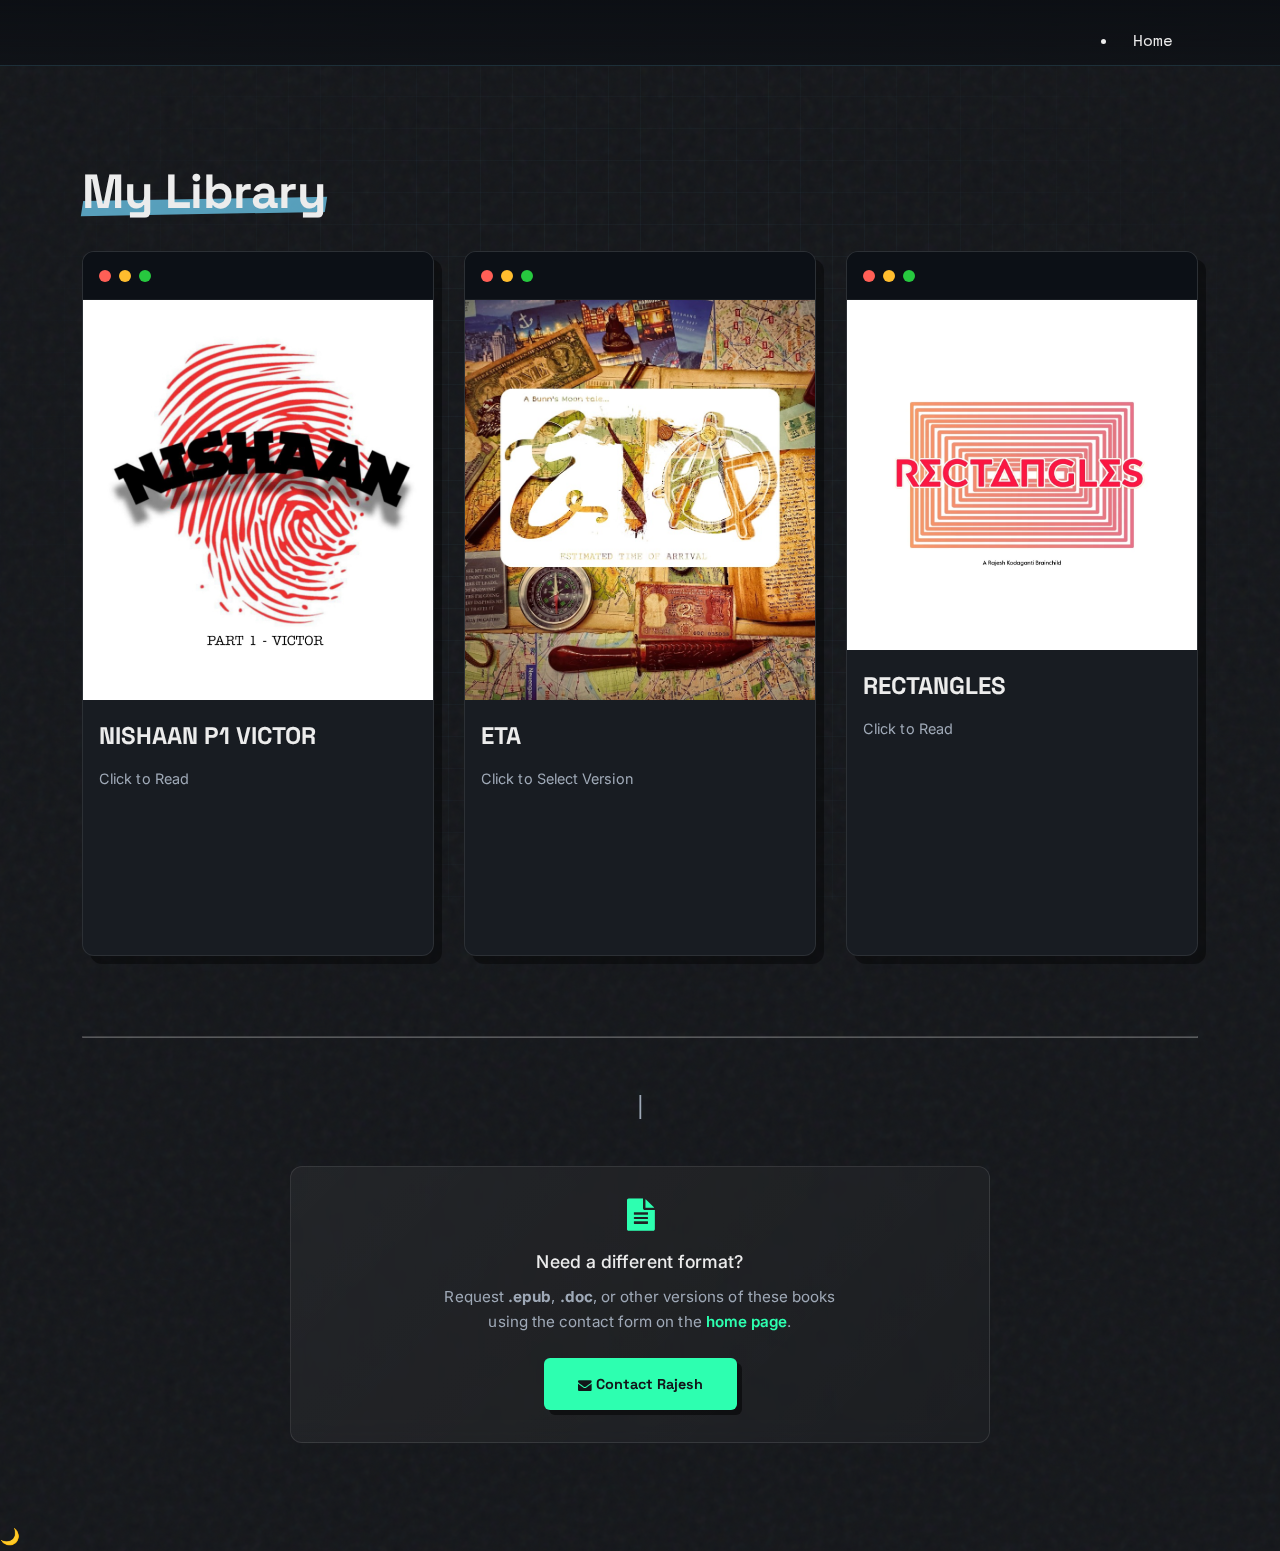
<file: books.html>
<!DOCTYPE html>
<html lang="en">

<head>
    <meta charset="utf-8">
    <meta http-equiv="X-UA-Compatible" content="IE=edge">
    <meta name="viewport" content="width=device-width, initial-scale=1">
    <title>Rajesh Kodaganti | Books</title>

    <link rel="icon" href="favicon.svg" type="image/svg+xml">

    <!-- Fonts -->
    <link rel="preconnect" href="https://fonts.googleapis.com">
    <link rel="preconnect" href="https://fonts.gstatic.com" crossorigin>
    <link
        href="https://fonts.googleapis.com/css2?family=Cinzel:wght@400;700&family=Crimson+Text:ital,wght@0,400;0,700;1,400&family=Inter:wght@300;400;500;600&family=Space+Grotesk:wght@500;700&family=Space+Mono:ital,wght@0,400;0,700;1,400&display=swap"
        rel="stylesheet">

    <link rel="stylesheet" href="libs/font-awesome/css/font-awesome.min.css">
    <link href="css/bootstrap.min.css" rel="stylesheet">
    <link rel="stylesheet" href="css/styles.css?v=2">
    <!-- <link rel="stylesheet" href="css/office-theme.css?v=2"> -->
    <link rel="stylesheet" href="css/potter-theme.css?v=1">

    <style>
        /* Custom styles for books page if needed */
    </style>
</head>


<body>

    <!-- Navbar -->
    <header>
        <div class="container">
            <div class="logo"><a href="index.html">Rajesh<span> Kodaganti</span></a></div>
            <ul id="menu">
                <li><a href="index.html">Home</a></li>
            </ul>
        </div>
    </header>

    <div class="container" style="margin-top: 100px;">
        <h2 style="margin-bottom: 2rem;">My Library</h2>
        <div class="row">
            <!-- Book 1: Nishaan P1-VICTOR -->
            <div class="col-md-4">
                <a href="books/Nishaan P1_VICTOR.pdf" target="_blank" style="text-decoration: none;">
                    <div class="browser-card" style="margin-bottom: 8rem;">
                        <div class="browser-header">
                            <div class="dot red"></div>
                            <div class="dot yellow"></div>
                            <div class="dot green"></div>
                        </div>
                        <div class="browser-content"
                            style="padding: 0; overflow: hidden; display: flex; flex-direction: column; align-items: center;">
                            <img src="book_covers/Nishaan p1-victor.png" alt="Nishaan P1-VICTOR Cover"
                                style="width: 100%; height: auto; display: block; max-height: 400px; object-fit: cover;">
                            <div style="padding: 1rem; width: 100%;">
                                <h3>NISHAAN P1 VICTOR</h3>
                                <p style="margin-top: 0.5rem; color: var(--text-muted); font-size: 0.9rem;">Click to
                                    Read</p>
                            </div>
                        </div>
                    </div>
                </a>
            </div>

            <!-- Book 2: ETA -->
            <div class="col-md-4">
                <div class="browser-card" style="margin-bottom: 8rem; cursor: pointer;" onclick="openETAModal()">
                    <div class="browser-header">
                        <div class="dot red"></div>
                        <div class="dot yellow"></div>
                        <div class="dot green"></div>
                    </div>
                    <div class="browser-content"
                        style="padding: 0; overflow: hidden; display: flex; flex-direction: column; align-items: center;">
                        <img src="book_covers/ETA-COVER.jpg" alt="ETA Cover"
                            style="width: 100%; height: auto; display: block; max-height: 400px; object-fit: cover;">
                        <div style="padding: 1rem; width: 100%;">
                            <h3>ETA</h3>
                            <p style="margin-top: 0.5rem; color: var(--text-muted); font-size: 0.9rem;">Click to Select
                                Version</p>
                        </div>
                    </div>
                </div>
            </div>

            <!-- Book 3: RECTANGLES -->
            <div class="col-md-4">
                <a href="books/RECTANGLES.pdf" target="_blank" style="text-decoration: none;">
                    <div class="browser-card" style="margin-bottom: 8rem;">
                        <div class="browser-header">
                            <div class="dot red"></div>
                            <div class="dot yellow"></div>
                            <div class="dot green"></div>
                        </div>
                        <div class="browser-content"
                            style="padding: 0; overflow: hidden; display: flex; flex-direction: column; align-items: center;">
                            <img src="book_covers/RECTANGLES-COVER.webp" alt="RECTANGLES Cover"
                                style="width: 100%; height: auto; display: block; max-height: 400px; object-fit: cover;">
                            <div style="padding: 1rem; width: 100%;">
                                <h3>RECTANGLES</h3>
                                <p style="margin-top: 0.5rem; color: var(--text-muted); font-size: 0.9rem;">Click to
                                    Read</p>
                            </div>
                        </div>
                    </div>
                </a>
            </div>

            <!-- Divider and Typing Animation -->
        </div>

        <div class="row">
            <div class="col-12">
                <hr style="margin-top: 5rem; margin-bottom: 3rem; border-color: var(--text-color); opacity: 0.3;">
                <div class="typing-container"
                    style="text-align: center; margin-bottom: 2rem; font-family: 'Space Mono', monospace; font-size: 1.5rem; color: var(--text-muted); min-height: 2em;">
                    <span id="footer-typing-text"></span><span class="cursor"
                        style="animation: blink 1s infinite;">|</span>
                </div>

                <!-- Book Format Request Footer -->
                <div class="book-request-footer" style="
                    text-align: center; 
                    margin-bottom: 5rem; 
                    padding: 2rem; 
                    background: linear-gradient(135deg, rgba(255,255,255,0.05), rgba(255,255,255,0.02));
                    border: 1px solid rgba(255,255,255,0.1);
                    border-radius: 12px;
                    backdrop-filter: blur(10px);
                    max-width: 700px;
                    margin-left: auto;
                    margin-right: auto;
                ">
                    <i class="fa fa-file-text" style="
                        font-size: 2rem; 
                        color: var(--accent-green); 
                        margin-bottom: 1rem;
                        display: block;
                    "></i>
                    <p style="
                        font-size: 1.1rem; 
                        color: var(--text-color); 
                        margin-bottom: 0.5rem;
                        font-weight: 500;
                    ">
                        Need a different format?
                    </p>
                    <p style="
                        font-size: 0.95rem; 
                        color: var(--text-muted); 
                        margin-bottom: 1.5rem;
                        line-height: 1.6;
                    ">
                        Request <strong>.epub</strong>, <strong>.doc</strong>, or other versions of these books<br>
                        using the contact form on the <a href="index.html#contact" style="
                            color: var(--accent-green); 
                            text-decoration: none; 
                            font-weight: 600;
                            border-bottom: 2px solid transparent;
                            transition: border-bottom 0.3s ease;
                        " onmouseover="this.style.borderBottom='2px solid var(--accent-green)'"
                            onmouseout="this.style.borderBottom='2px solid transparent'">home page</a>.
                    </p>
                    <a href="index.html#contact" class="btn-fun" style="
                        display: inline-block;
                        padding: 0.75rem 2rem;
                        text-decoration: none;
                        font-size: 0.9rem;
                    ">
                        <i class="fa fa-envelope"></i> Contact Rajesh
                    </a>
                </div>
            </div>
            <script src="js/theme-switcher.js?v=2"></script>

            <!-- Footer Typing Script -->
            <script>
                document.addEventListener('DOMContentLoaded', () => {
                    const text = "<writing more....>";
                    const delay = 150;
                    const element = document.getElementById('footer-typing-text');
                    let index = 0;

                    function typeWriter() {
                        if (index < text.length) {
                            element.innerHTML += text.charAt(index);
                            index++;
                            setTimeout(typeWriter, delay);
                        }
                    }

                    // Start typing when scrolled into view
                    const observer = new IntersectionObserver((entries) => {
                        entries.forEach(entry => {
                            if (entry.isIntersecting) {
                                typeWriter();
                                observer.disconnect();
                            }
                        });
                    });

                    const container = document.querySelector('.typing-container');
                    if (container) observer.observe(container);
                });
            </script>

            <style>
                @keyframes blink {

                    0%,
                    100% {
                        opacity: 1;
                    }

                    50% {
                        opacity: 0;
                    }
                }
            </style>
        </div>
    </div>

    <!-- Theme Toggle Floating Button -->
    <div id="themeToggleBtn" title="Switch Theme">🌙</div>

    <script src="js/theme-switcher.js?v=2"></script>
    <!-- ETA Selection Modal -->
    <div id="etaModal" class="game-modal"
        style="display: none; position: fixed; z-index: 1000; left: 0; top: 0; width: 100%; height: 100%; background-color: rgba(0,0,0,0.8); align-items: center; justify-content: center;">
        <div class="browser-card" style="width: 90%; max-width: 500px; background: var(--bg-card); position: relative;">
            <div class="browser-header">
                <div class="dot red" onclick="closeETAModal()" style="cursor: pointer;"></div>
                <div class="dot yellow"></div>
                <div class="dot green"></div>
                <div class="browser-address-bar">Select Version</div>
            </div>
            <div class="browser-content" style="text-align: center; padding: 2rem;">
                <h3 style="margin-bottom: 2rem;">Select ETA Version</h3>

                <a href="books/ETA(Eng version).pdf" target="_blank" class="btn-fun"
                    style="display: block; margin-bottom: 1rem; text-decoration: none;">
                    <i class="fa fa-book"></i> English Version
                </a>

                <a href="books/ETA(Original).pdf" target="_blank" class="btn-fun btn-outline-fun"
                    style="display: block; text-decoration: none;">
                    <i class="fa fa-file-text-o"></i> Original (Tinglish)
                </a>

                <div style="margin-top: 1.5rem; font-size: 0.9rem; color: var(--text-muted); cursor: pointer;"
                    onclick="closeETAModal()">
                    Cancel
                </div>
            </div>
        </div>
    </div>

    <script src="js/theme-switcher.js?v=2"></script>
    <script>
        function openETAModal() {
            const modal = document.getElementById('etaModal');
            modal.style.display = 'flex';
            document.body.style.overflow = 'hidden';
        }

        function closeETAModal() {
            const modal = document.getElementById('etaModal');
            modal.style.display = 'none';
            document.body.style.overflow = 'auto';
        }

        // Close on outside click
        window.onclick = function (event) {
            const modal = document.getElementById('etaModal');
            if (event.target == modal) {
                closeETAModal();
            }
        }
    </script>
</body>

</html>
</file>
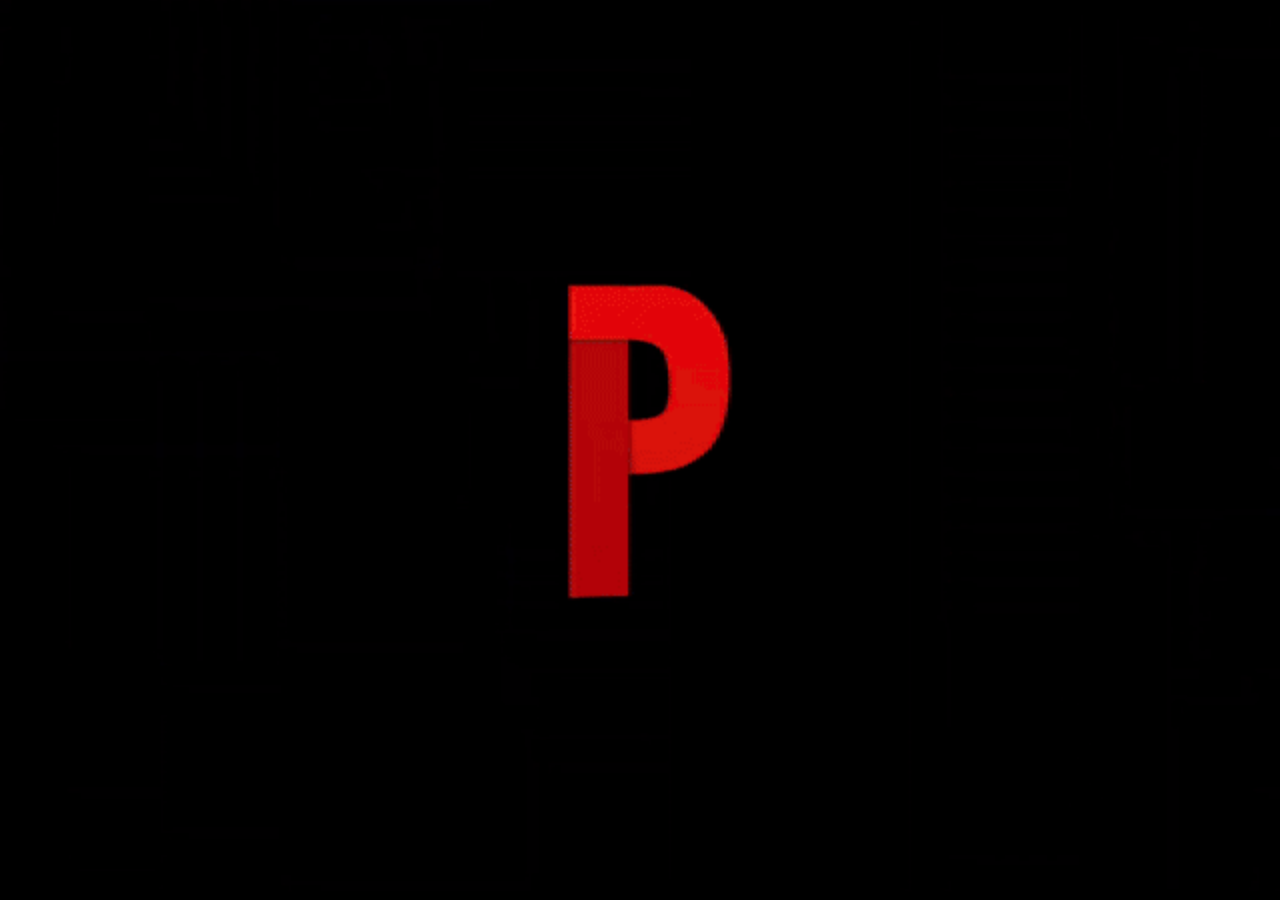
<file: entry.html>
<!DOCTYPE html>
<html lang="en">
<head>
    <meta charset="UTF-8">
    <meta name="viewport" content="width=device-width, initial-scale=1.0">
    <title>Rajesh Kodaganti - Portfolio</title>
    <script>
        // Immediately redirect to splash screen
        window.location.href = 'netflix-splash.html';
    </script>
</head>
<body>
    <!-- Fallback for users with JavaScript disabled -->
    <p>Loading... <a href="netflix-splash.html">Click here if not redirected automatically</a></p>
</body>
</html>
</file>
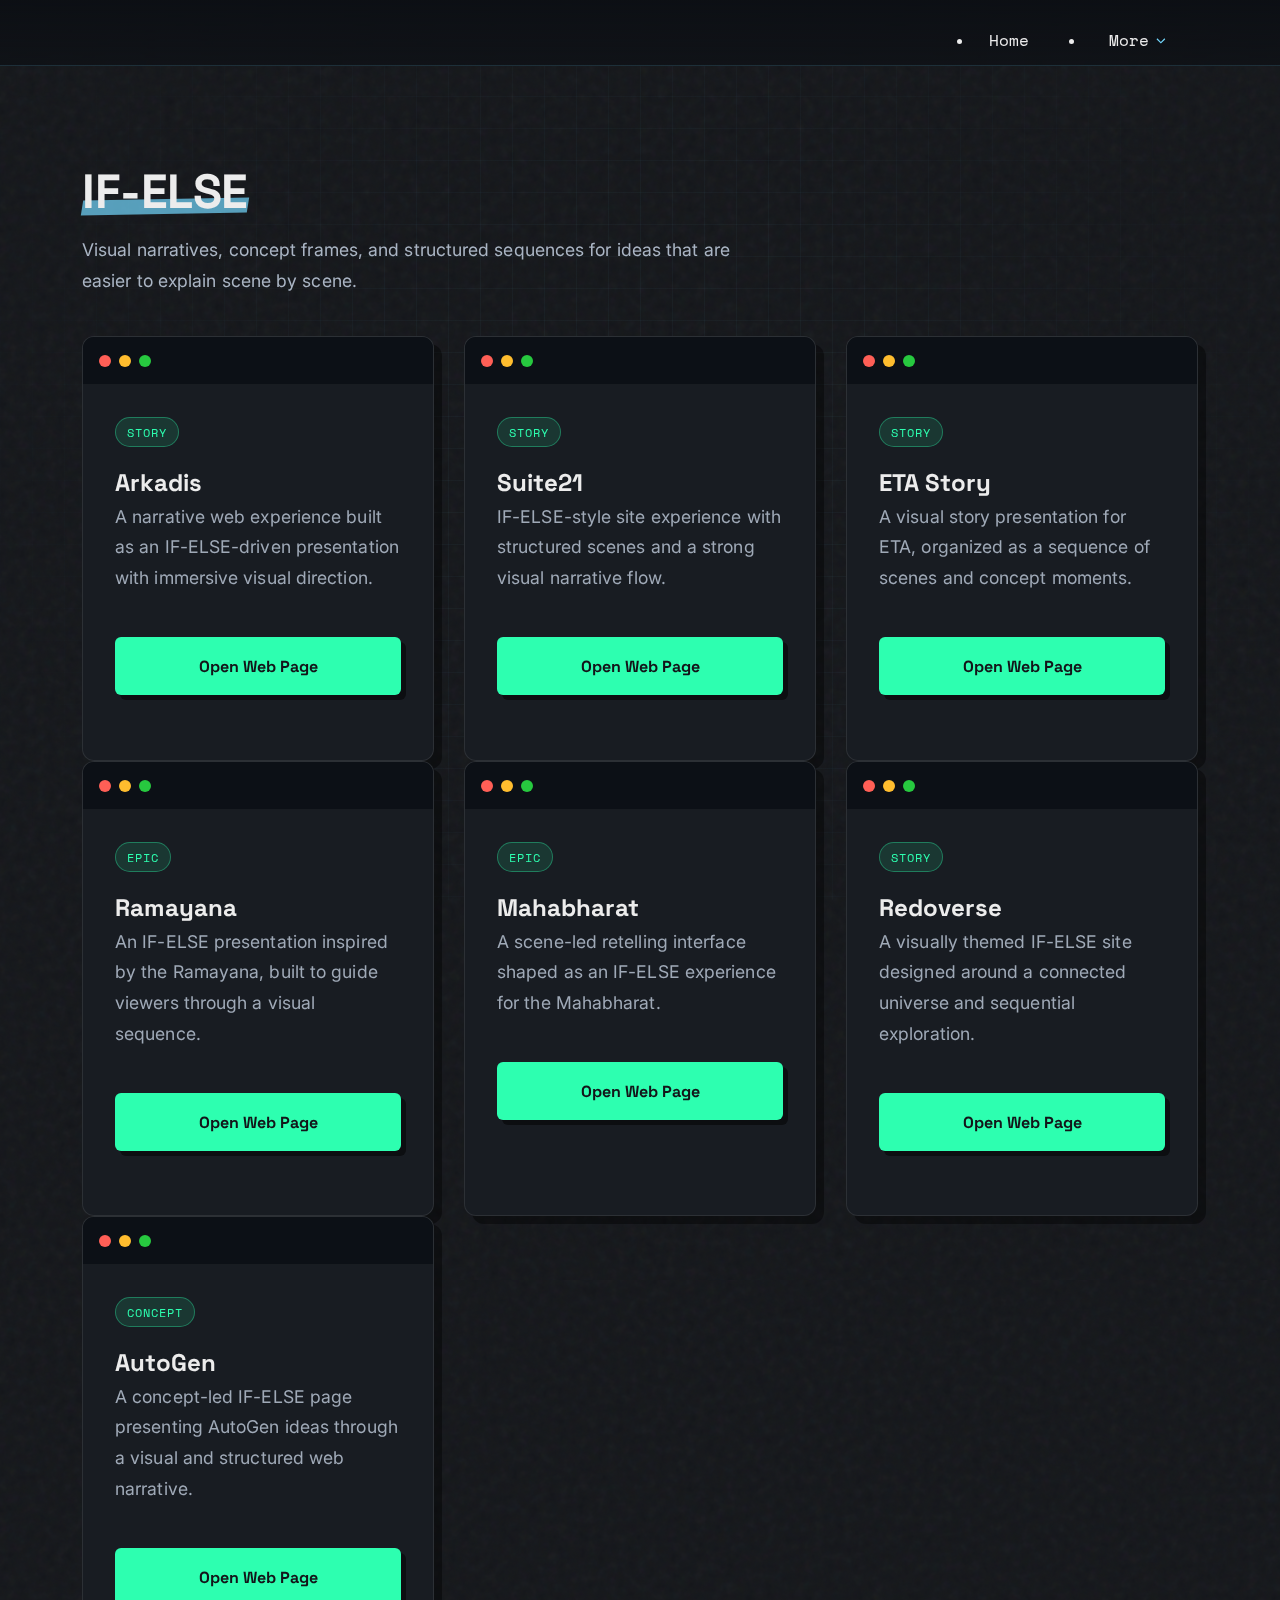
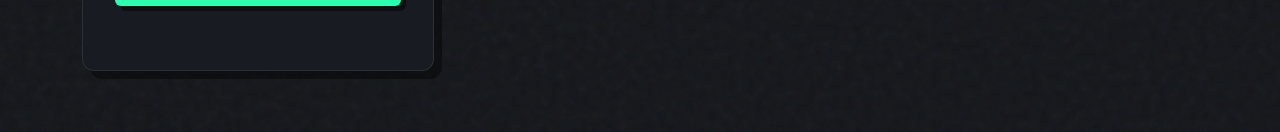
<file: if-else.html>
<!DOCTYPE html>
<html lang="en">

<head>
    <meta charset="utf-8">
    <meta http-equiv="X-UA-Compatible" content="IE=edge">
    <meta name="viewport" content="width=device-width, initial-scale=1">
    <title>Rajesh Kodaganti | IF-ELSE</title>

    <link rel="icon" href="favicon.svg" type="image/svg+xml">

    <link rel="preconnect" href="https://fonts.googleapis.com">
    <link rel="preconnect" href="https://fonts.gstatic.com" crossorigin>
    <link
        href="https://fonts.googleapis.com/css2?family=Inter:wght@300;400;500;600&family=Space+Grotesk:wght@500;700&family=Space+Mono:ital,wght@0,400;0,700;1,400&display=swap"
        rel="stylesheet">

    <link rel="stylesheet" href="libs/font-awesome/css/font-awesome.min.css">
    <link href="css/bootstrap.min.css" rel="stylesheet">
    <link rel="stylesheet" href="css/styles.css?v=3">
</head>

<body>

    <header>
        <div class="container">
            <div class="logo"><a href="index.html">Rajesh<span> Kodaganti</span></a></div>
            <ul id="menu">
                <li><a href="index.html">Home</a></li>
                <li class="more-menu">
                    <details class="more-menu-dropdown">
                        <summary class="more-toggle" aria-haspopup="true" aria-expanded="false">
                            <span>More</span>
                            <i class="fa fa-angle-down more-caret" aria-hidden="true"></i>
                        </summary>
                        <div class="more-pop-card" role="menu" aria-label="More menu">
                            <a href="books.html" role="menuitem">Books</a>
                            <a href="tools.html" role="menuitem">Tools</a>
                            <a href="if-else.html" role="menuitem">IF-ELSE</a>
                        </div>
                    </details>
                </li>
            </ul>
        </div>
    </header>

    <div class="container" style="margin-top: 100px; margin-bottom: 60px;">
        <h2 style="margin-bottom: 1rem;">IF-ELSE</h2>
        <p class="page-intro">Visual narratives, concept frames, and structured sequences for ideas that are easier to explain scene by scene.</p>
        <div class="row tool-grid">
            <div class="col-md-4 col-sm-6">
                <div class="browser-card tool-card">
                    <div class="browser-header">
                        <div class="dot red"></div>
                        <div class="dot yellow"></div>
                        <div class="dot green"></div>
                    </div>
                    <div class="browser-content">
                        <div class="tool-meta">
                            <span class="tool-tag">story</span>
                        </div>
                        <div>
                            <h3 class="tool-title">Arkadis</h3>
                            <p class="tool-description">A narrative web experience built as an IF-ELSE-driven presentation with immersive visual direction.</p>
                        </div>
                        <div class="tool-actions">
                            <a href="https://arkadis.netlify.app/" target="_blank" rel="noopener noreferrer" class="btn-fun">Open Web Page</a>
                        </div>
                    </div>
                </div>
            </div>

            <div class="col-md-4 col-sm-6">
                <div class="browser-card tool-card">
                    <div class="browser-header">
                        <div class="dot red"></div>
                        <div class="dot yellow"></div>
                        <div class="dot green"></div>
                    </div>
                    <div class="browser-content">
                        <div class="tool-meta">
                            <span class="tool-tag">story</span>
                        </div>
                        <div>
                            <h3 class="tool-title">Suite21</h3>
                            <p class="tool-description">IF-ELSE-style site experience with structured scenes and a strong visual narrative flow.</p>
                        </div>
                        <div class="tool-actions">
                            <a href="https://unigalactix.github.io/Suite21/" target="_blank" rel="noopener noreferrer" class="btn-fun">Open Web Page</a>
                        </div>
                    </div>
                </div>
            </div>

            <div class="col-md-4 col-sm-6">
                <div class="browser-card tool-card">
                    <div class="browser-header">
                        <div class="dot red"></div>
                        <div class="dot yellow"></div>
                        <div class="dot green"></div>
                    </div>
                    <div class="browser-content">
                        <div class="tool-meta">
                            <span class="tool-tag">story</span>
                        </div>
                        <div>
                            <h3 class="tool-title">ETA Story</h3>
                            <p class="tool-description">A visual story presentation for ETA, organized as a sequence of scenes and concept moments.</p>
                        </div>
                        <div class="tool-actions">
                            <a href="https://unigalactix.github.io/ETA-STORY/" target="_blank" rel="noopener noreferrer" class="btn-fun">Open Web Page</a>
                        </div>
                    </div>
                </div>
            </div>

            <div class="col-md-4 col-sm-6">
                <div class="browser-card tool-card">
                    <div class="browser-header">
                        <div class="dot red"></div>
                        <div class="dot yellow"></div>
                        <div class="dot green"></div>
                    </div>
                    <div class="browser-content">
                        <div class="tool-meta">
                            <span class="tool-tag">epic</span>
                        </div>
                        <div>
                            <h3 class="tool-title">Ramayana</h3>
                            <p class="tool-description">An IF-ELSE presentation inspired by the Ramayana, built to guide viewers through a visual sequence.</p>
                        </div>
                        <div class="tool-actions">
                            <a href="https://unigalactix.github.io/RAMAYANA/" target="_blank" rel="noopener noreferrer" class="btn-fun">Open Web Page</a>
                        </div>
                    </div>
                </div>
            </div>

            <div class="col-md-4 col-sm-6">
                <div class="browser-card tool-card">
                    <div class="browser-header">
                        <div class="dot red"></div>
                        <div class="dot yellow"></div>
                        <div class="dot green"></div>
                    </div>
                    <div class="browser-content">
                        <div class="tool-meta">
                            <span class="tool-tag">epic</span>
                        </div>
                        <div>
                            <h3 class="tool-title">Mahabharat</h3>
                            <p class="tool-description">A scene-led retelling interface shaped as an IF-ELSE experience for the Mahabharat.</p>
                        </div>
                        <div class="tool-actions">
                            <a href="https://unigalactix.github.io/Mahabharat/" target="_blank" rel="noopener noreferrer" class="btn-fun">Open Web Page</a>
                        </div>
                    </div>
                </div>
            </div>

            <div class="col-md-4 col-sm-6">
                <div class="browser-card tool-card">
                    <div class="browser-header">
                        <div class="dot red"></div>
                        <div class="dot yellow"></div>
                        <div class="dot green"></div>
                    </div>
                    <div class="browser-content">
                        <div class="tool-meta">
                            <span class="tool-tag">story</span>
                        </div>
                        <div>
                            <h3 class="tool-title">Redoverse</h3>
                            <p class="tool-description">A visually themed IF-ELSE site designed around a connected universe and sequential exploration.</p>
                        </div>
                        <div class="tool-actions">
                            <a href="https://unigalactix.github.io/REDOVERSE/" target="_blank" rel="noopener noreferrer" class="btn-fun">Open Web Page</a>
                        </div>
                    </div>
                </div>
            </div>

            <div class="col-md-4 col-sm-6">
                <div class="browser-card tool-card">
                    <div class="browser-header">
                        <div class="dot red"></div>
                        <div class="dot yellow"></div>
                        <div class="dot green"></div>
                    </div>
                    <div class="browser-content">
                        <div class="tool-meta">
                            <span class="tool-tag">concept</span>
                        </div>
                        <div>
                            <h3 class="tool-title">AutoGen</h3>
                            <p class="tool-description">A concept-led IF-ELSE page presenting AutoGen ideas through a visual and structured web narrative.</p>
                        </div>
                        <div class="tool-actions">
                            <a href="https://unigalactix.github.io/AutoGen/" target="_blank" rel="noopener noreferrer" class="btn-fun">Open Web Page</a>
                        </div>
                    </div>
                </div>
            </div>
        </div>
    </div>

    <script src="js/nav-dropdown.js?v=2"></script>
</body>

</html>
</file>
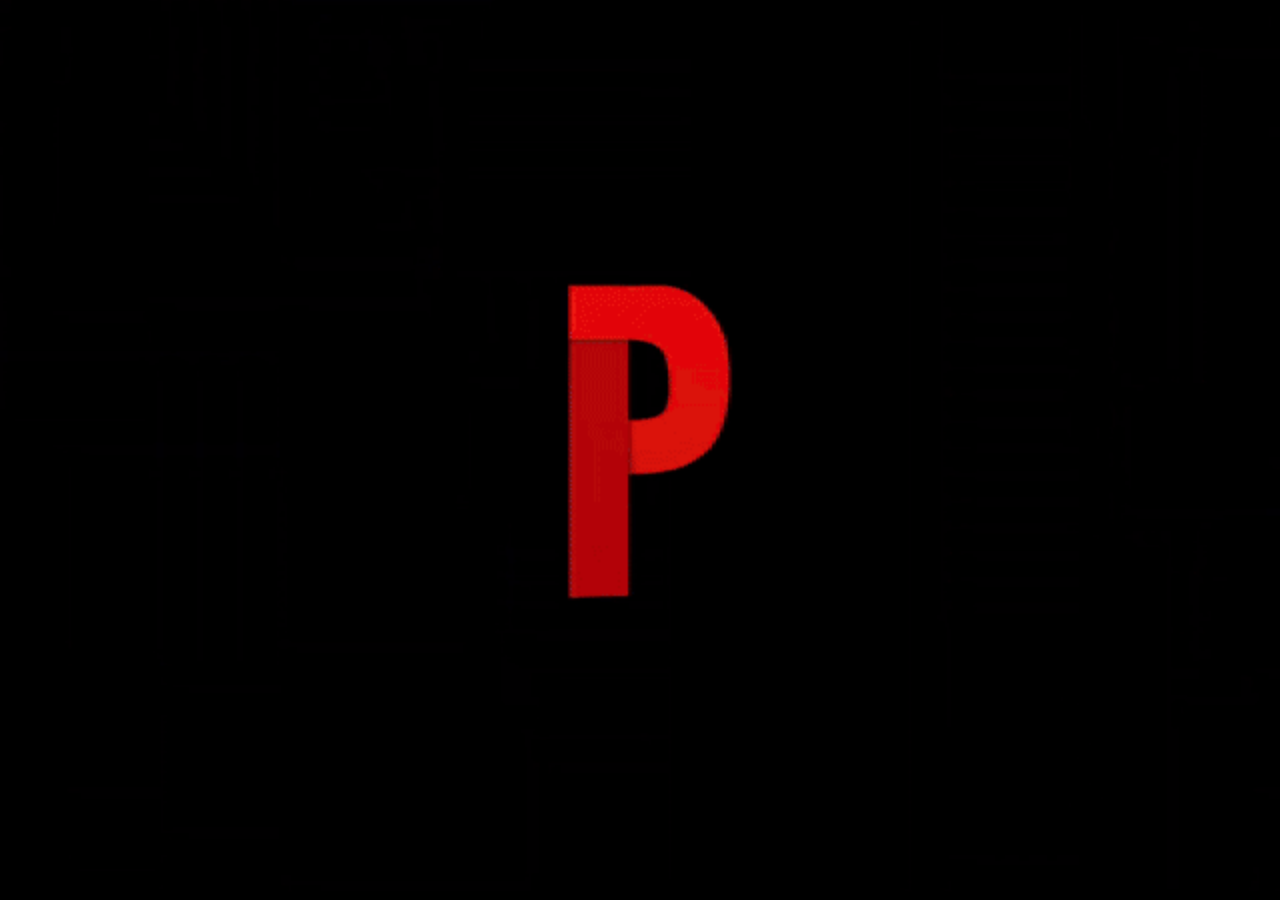
<file: netflix-splash.html>
<!DOCTYPE html>
<html lang="en">
<head>
    <meta charset="UTF-8">
    <meta name="viewport" content="width=device-width, initial-scale=1.0">
    <title>Rajesh Kodaganti - Loading</title>
    <link rel="icon" type="image/svg+xml" href="favicon.svg">
    <style>
        /* Reset & layout */
        html, body { height:100%; margin:0; background:#000; font-family: Inter, Arial, sans-serif; }
        #container { height:100%; display:flex; flex-direction:column; align-items:center; justify-content:center; overflow:hidden; }

        /* R composition built from blocks inspired by the Netflix pure-CSS intro technique */
        .r-wrap { width:220px; height:260px; position:relative; display:block; }

        /* vertical stem */
        .r-stem {
            position:absolute; left:0; top:0; width:44px; height:100%; background:#e50914; border-radius:6px; transform-origin: top; transform: scaleY(0.02); opacity:0;
            box-shadow: 0 8px 24px rgba(229,9,20,0.18);
            animation: r-reveal 600ms cubic-bezier(.2,.9,.3,1) 200ms forwards;
        }

        /* bowl (rounded upper part) */
        .r-bowl {
            position:absolute; left:44px; top:0; width:140px; height:130px; background:#e50914; border-top-right-radius:40px; border-top-left-radius:20px; border-bottom-right-radius:40px; transform-origin: top left; transform: scaleY(0.02); opacity:0;
            box-shadow: 0 6px 18px rgba(229,9,20,0.14);
            animation: r-reveal 600ms cubic-bezier(.2,.9,.3,1) 520ms forwards;
        }

        /* inside cut to form the hole of R */
        .r-bowl::after{
            content:''; position:absolute; right:18px; top:18px; width:58px; height:70px; background:#000; border-radius:30px; transform: scale(0.98);
        }

        /* diagonal leg */
        .r-leg {
            position:absolute; left:88px; top:120px; width:120px; height:34px; background:#e50914; border-radius:6px; transform: rotate(38deg) scaleX(0.02); transform-origin: left top; opacity:0;
            box-shadow: 0 6px 18px rgba(229,9,20,0.12);
            animation: r-leg-reveal 580ms cubic-bezier(.2,.9,.3,1) 1040ms forwards;
        }

        /* small tail under bowl to make R foot */
        .r-tail {
            position:absolute; left:44px; top:120px; width:54px; height:28px; background:#e50914; border-bottom-left-radius:6px; border-bottom-right-radius:6px; transform-origin: top; transform: scaleY(0.02); opacity:0;
            animation: r-reveal 420ms cubic-bezier(.2,.9,.3,1) 920ms forwards;
        }

        /* subtle layering for depth */
        .r-wrap::before,
        .r-wrap::after {
            content:''; position:absolute; inset:0; border-radius:8px; pointer-events:none; mix-blend-mode:screen; opacity:0.03;
        }

        /* small shimmer sweep */
        .r-shine { position:absolute; left:-40%; top:0; width:40%; height:100%; background: linear-gradient(120deg, rgba(255,255,255,0.0) 0%, rgba(255,255,255,0.08) 50%, rgba(255,255,255,0.0) 100%); transform: skewX(-20deg) translateX(-100%); animation: r-shine 1400ms ease-in-out 400ms forwards; }

        /* text below */
        .tagline{ color:#fff; margin-top:28px; font-weight:600; opacity:0; letter-spacing:4px; text-transform:uppercase; animation: fadeIn 400ms ease-in 1700ms forwards; }

        /* reveal keyframes */
        @keyframes r-reveal { to { transform: scaleY(1); opacity:1; } }
        @keyframes r-leg-reveal { to { transform: rotate(38deg) scaleX(1); opacity:1; } }
        @keyframes r-shine { to { transform: skewX(-20deg) translateX(220%); opacity:1; } }
        @keyframes fadeIn { to { opacity:1; } }

        /* zoom-out/finish effect to match old behavior */
        @keyframes splash-zoom {
            to { transform: scale(14); opacity:0; }
        }

    /* Video splash styles */
    .splash-video{ position:fixed; inset:0; width:100%; height:100%; object-fit:cover; background:#000; z-index:1; }
    #skipBtn{ display:none; }
    @media (max-width:600px){ .splash-video{ object-position:center top; } }
    </style>
</head>
<body>
    <div id="container">
    <!-- GIF splash: use local GIF file -->
    <img id="splashGif" class="splash-video" src="r_intro.gif" alt="Intro GIF" style="width:100%; height:100%; object-fit:cover; position:fixed; inset:0; z-index:1;" />

    <button id="skipBtn" aria-label="Skip splash" style="display:none; position:fixed; top:18px; right:18px; z-index:30; background:rgba(0,0,0,0.5); color:#fff; border:0; padding:8px 12px; border-radius:6px; cursor:pointer;">Skip</button>
    </div>

    <script>
        (function(){
            var video = document.getElementById('splashVideo');
            var skip = document.getElementById('skipBtn');
            var target = 'index.html';

            function finish(){
                document.querySelector('#container').classList.add('fade-out');
                setTimeout(function(){
                    sessionStorage.setItem('splashShown','true');
                    window.location.href = target;
                }, 600);
            }

                // Show skip button shortly after load
                setTimeout(function(){ skip.style.display = 'block'; }, 800);

                // Auto-finish after GIF duration (approximate) - 7s default
                var autoTimeout = setTimeout(finish, 7000);

                skip.addEventListener('click', function(){ clearTimeout(autoTimeout); finish(); });

                // fallback: click anywhere also skips
                document.addEventListener('click', function(e){ if(e.target === skip) return; clearTimeout(autoTimeout); finish(); });
        })();
    </script>
</body>
</html>
</file>
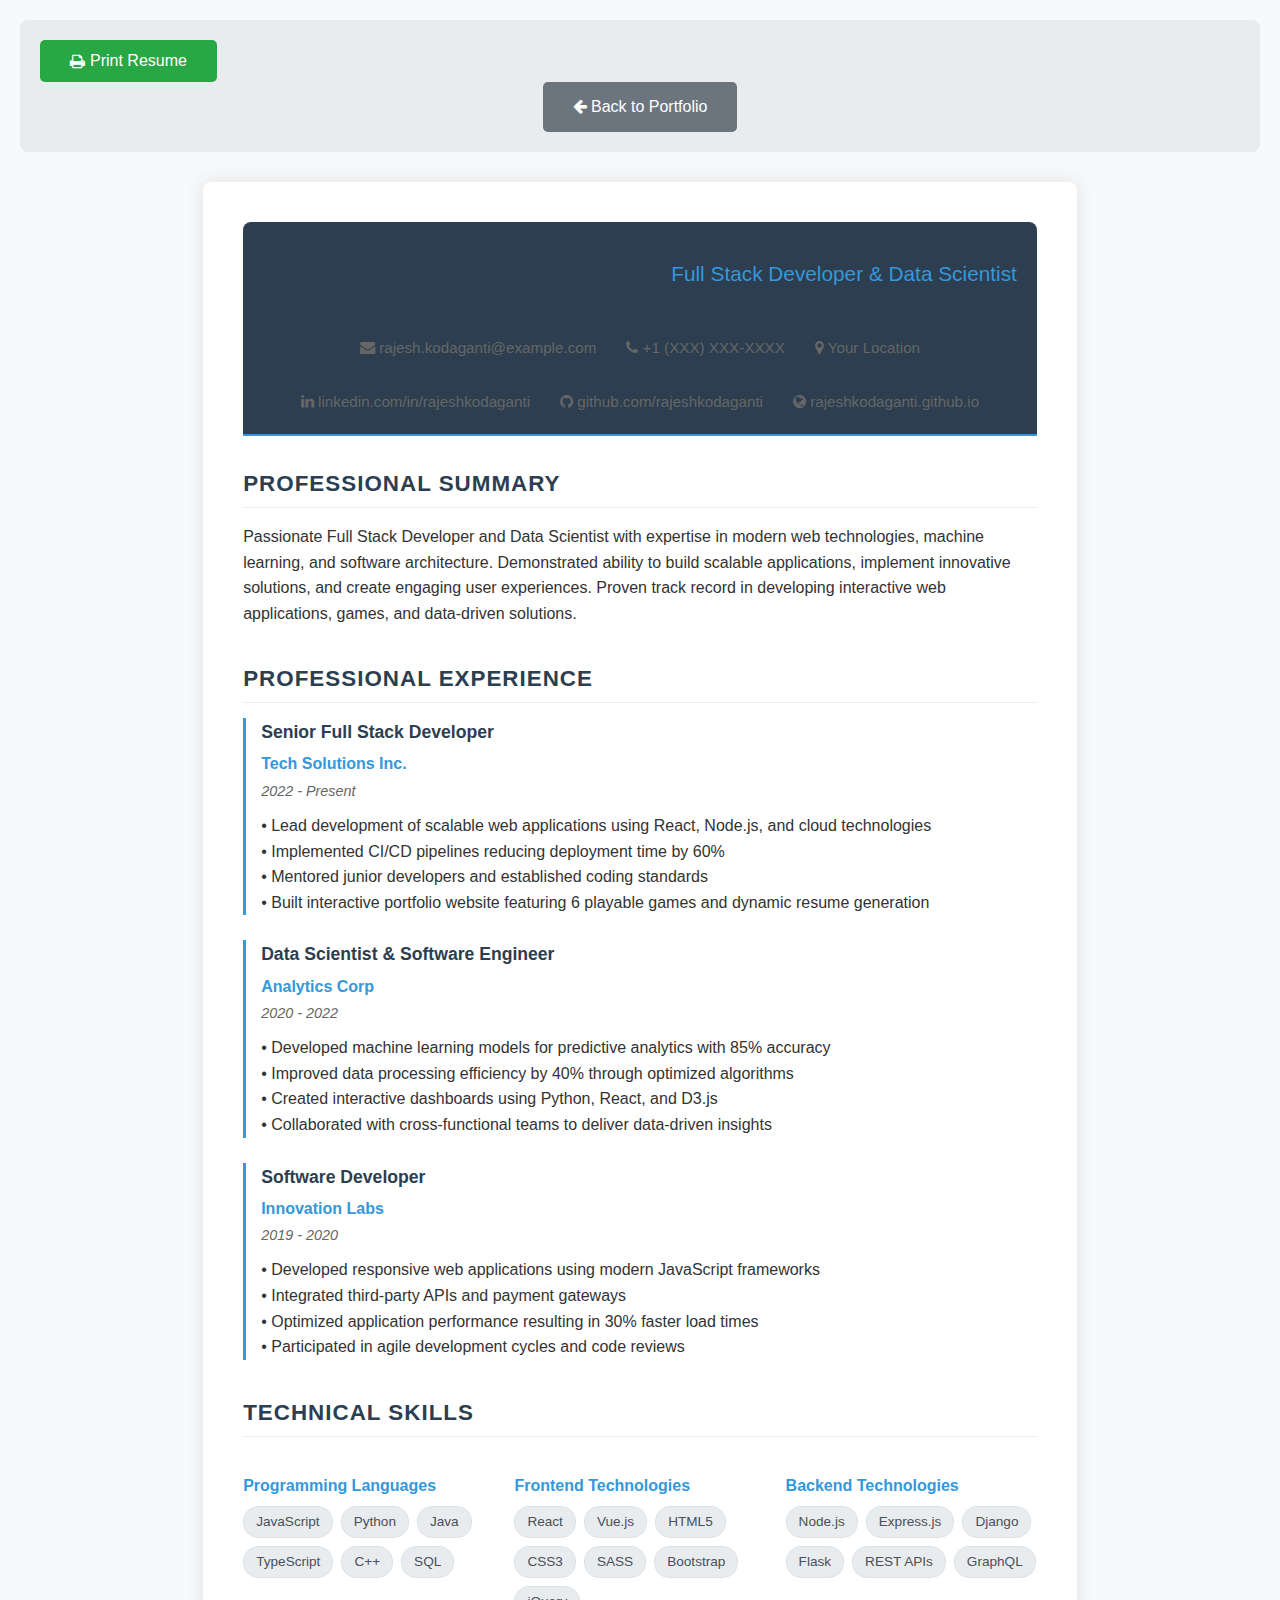
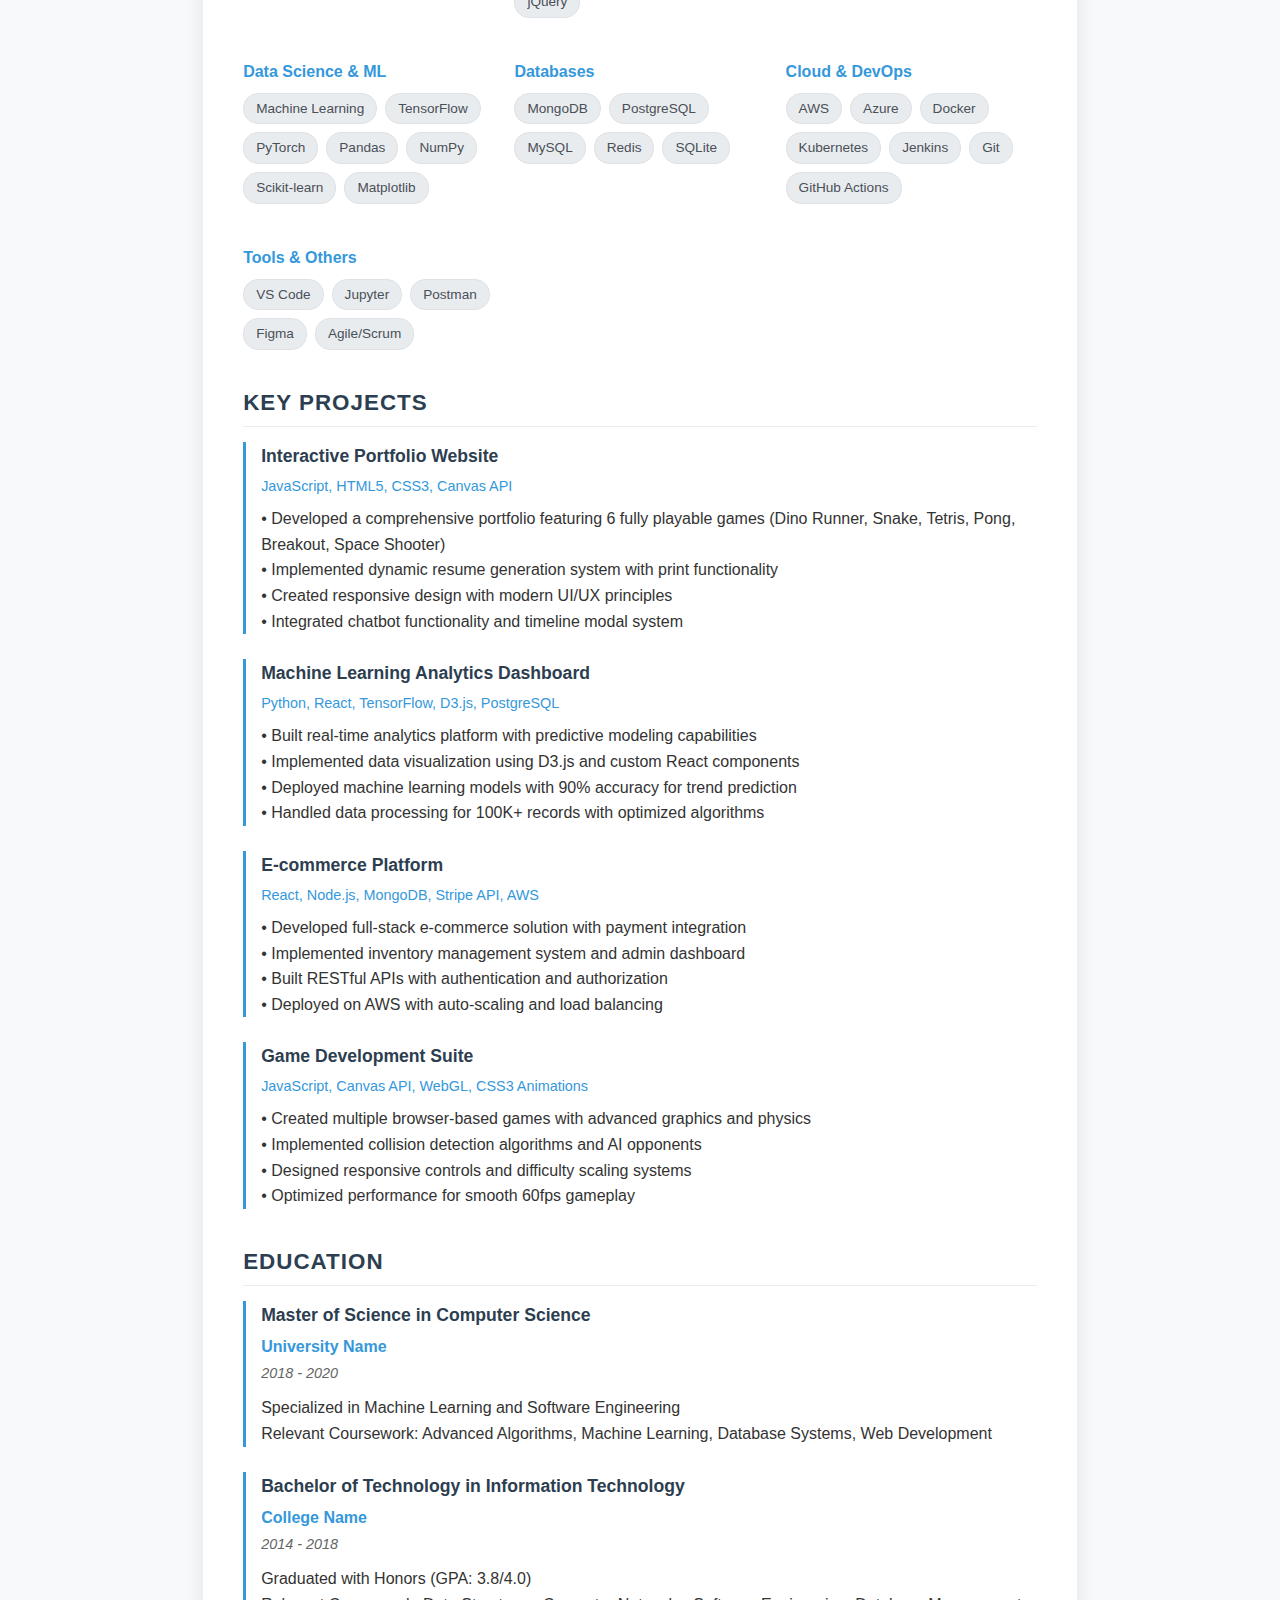
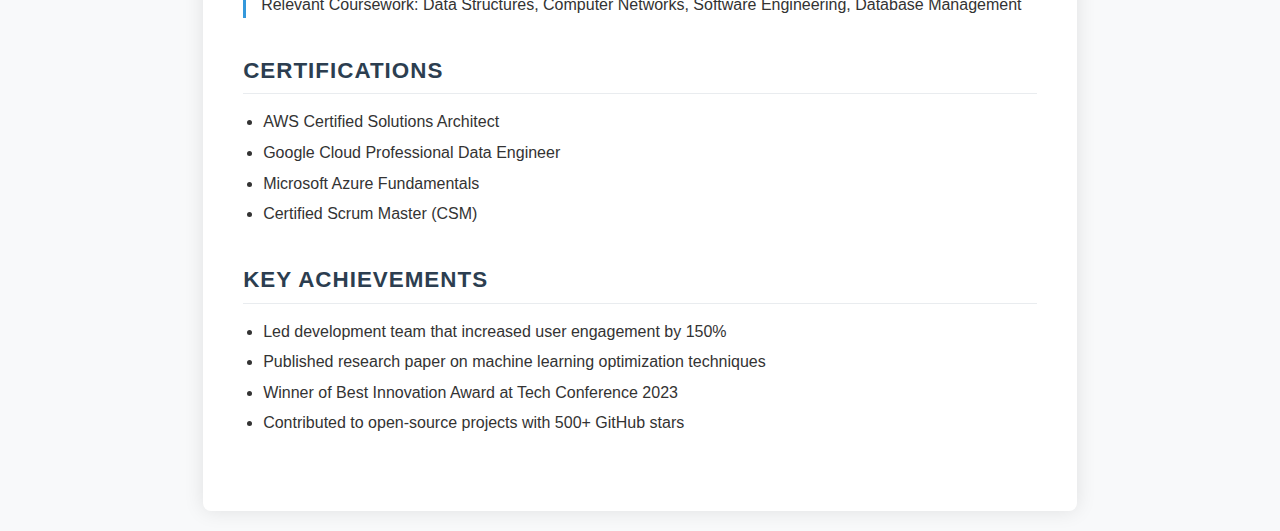
<file: resume.html>
<!DOCTYPE html>
<html lang="en">
<head>
    <meta charset="UTF-8">
    <meta name="viewport" content="width=device-width, initial-scale=1.0">
    <title>Rajesh Kodaganti - Resume</title>
    <link href="css/resume.css" rel="stylesheet">
    <link href="libs/font-awesome/css/font-awesome.min.css" rel="stylesheet">
    <style>
        body {
            font-family: 'Segoe UI', Tahoma, Geneva, Verdana, sans-serif;
            line-height: 1.6;
            margin: 0;
            padding: 20px;
            background: #f8f9fa;
            color: #333;
        }

        .resume-container {
            max-width: 210mm;
            margin: 0 auto;
            background: white;
            padding: 40px;
            box-shadow: 0 0 20px rgba(0,0,0,0.1);
            border-radius: 8px;
        }

        .resume-header {
            text-align: center;
            margin-bottom: 30px;
            padding-bottom: 20px;
            border-bottom: 2px solid #3498db;
        }

        .resume-header h1 {
            margin: 0;
            color: #2c3e50;
            font-size: 2.5em;
            font-weight: 300;
        }

        .resume-header .title {
            color: #3498db;
            font-size: 1.3em;
            margin: 10px 0;
            font-weight: 500;
        }

        .contact-info {
            display: flex;
            justify-content: center;
            gap: 30px;
            flex-wrap: wrap;
            margin-top: 15px;
        }

        .contact-info span {
            color: #666;
            font-size: 0.95em;
        }

        .resume-section {
            margin-bottom: 35px;
        }

        .resume-section h2 {
            color: #2c3e50;
            font-size: 1.4em;
            margin-bottom: 15px;
            padding-bottom: 5px;
            border-bottom: 1px solid #e9ecef;
            text-transform: uppercase;
            letter-spacing: 1px;
            font-weight: 600;
        }

        .experience-item, .education-item, .project-item {
            margin-bottom: 25px;
            padding-left: 15px;
            border-left: 3px solid #3498db;
        }

        .experience-item h3, .education-item h3, .project-item h3 {
            margin: 0 0 5px 0;
            color: #2c3e50;
            font-size: 1.1em;
        }

        .experience-item .company, .education-item .institution {
            color: #3498db;
            font-weight: 600;
            margin-bottom: 3px;
        }

        .experience-item .duration, .education-item .duration {
            color: #666;
            font-size: 0.9em;
            font-style: italic;
            margin-bottom: 10px;
        }

        .skills-grid {
            display: grid;
            grid-template-columns: repeat(auto-fit, minmax(200px, 1fr));
            gap: 20px;
        }

        .skill-category h4 {
            color: #3498db;
            margin-bottom: 8px;
            font-size: 1em;
        }

        .skill-list {
            display: flex;
            flex-wrap: wrap;
            gap: 8px;
        }

        .skill-tag {
            background: #e9ecef;
            color: #495057;
            padding: 4px 12px;
            border-radius: 15px;
            font-size: 0.85em;
            border: 1px solid #dee2e6;
        }

        .print-controls {
            text-align: center;
            margin-bottom: 30px;
            padding: 20px;
            background: #e9ecef;
            border-radius: 8px;
        }

        .print-btn {
            background: #28a745;
            color: white;
            border: none;
            padding: 12px 30px;
            border-radius: 5px;
            cursor: pointer;
            font-size: 1em;
            margin-right: 15px;
            transition: background 0.3s ease;
        }

        .print-btn:hover {
            background: #218838;
        }

        .back-btn {
            background: #6c757d;
            color: white;
            border: none;
            padding: 12px 30px;
            border-radius: 5px;
            cursor: pointer;
            font-size: 1em;
            text-decoration: none;
            display: inline-block;
            transition: background 0.3s ease;
        }

        .back-btn:hover {
            background: #5a6268;
        }

        /* Print styles */
        @media print {
            body {
                background: white;
                padding: 0;
                font-size: 12pt;
            }

            .resume-container {
                box-shadow: none;
                border-radius: 0;
                padding: 20px;
                margin: 0;
                max-width: none;
            }

            .print-controls {
                display: none;
            }

            .resume-section {
                margin-bottom: 25px;
                page-break-inside: avoid;
            }

            .experience-item, .education-item, .project-item {
                page-break-inside: avoid;
                margin-bottom: 15px;
            }

            .skills-grid {
                grid-template-columns: repeat(2, 1fr);
            }

            .contact-info {
                gap: 20px;
            }
        }

        @page {
            margin: 0.5in;
            size: letter;
        }
    </style>
</head>
<body>
    <div class="print-controls">
        <button onclick="window.print()" class="print-btn">
            <i class="fa fa-print"></i> Print Resume
        </button>
        <a href="index.html" class="back-btn">
            <i class="fa fa-arrow-left"></i> Back to Portfolio
        </a>
    </div>

    <div class="resume-container">
        <div id="resumeContent">
            <!-- Dynamic resume content will be generated here -->
        </div>
    </div>

    <script>
        // Resume data extraction and generation
        function generateResumeFromPortfolio() {
            const resumeContent = document.getElementById('resumeContent');
            
            // Extract data from URL parameters or localStorage if coming from portfolio
            let resumeData = getResumeDataFromPortfolio();
            
            generateResumeHTML(resumeData);
        }
        
        function getResumeDataFromPortfolio() {
            // Try to get data from URL parameters first
            const urlParams = new URLSearchParams(window.location.search);
            
            // Default data structure with dynamic content
            const resumeData = {
                name: "Rajesh Kodaganti",
                title: "Full Stack Developer & Data Scientist",
                email: "rajesh.kodaganti@example.com", // Update with actual email
                phone: "+1 (XXX) XXX-XXXX", // Update with actual phone
                location: "Your Location", // Update with actual location
                linkedin: "linkedin.com/in/rajeshkodaganti",
                github: "github.com/rajeshkodaganti",
                website: "rajeshkodaganti.github.io",
                
                summary: "Passionate Full Stack Developer and Data Scientist with expertise in modern web technologies, machine learning, and software architecture. Demonstrated ability to build scalable applications, implement innovative solutions, and create engaging user experiences. Proven track record in developing interactive web applications, games, and data-driven solutions.",
                
                experience: [
                    {
                        title: "Senior Full Stack Developer",
                        company: "Tech Solutions Inc.",
                        duration: "2022 - Present",
                        description: "• Lead development of scalable web applications using React, Node.js, and cloud technologies\n• Implemented CI/CD pipelines reducing deployment time by 60%\n• Mentored junior developers and established coding standards\n• Built interactive portfolio website featuring 6 playable games and dynamic resume generation"
                    },
                    {
                        title: "Data Scientist & Software Engineer",
                        company: "Analytics Corp",
                        duration: "2020 - 2022",
                        description: "• Developed machine learning models for predictive analytics with 85% accuracy\n• Improved data processing efficiency by 40% through optimized algorithms\n• Created interactive dashboards using Python, React, and D3.js\n• Collaborated with cross-functional teams to deliver data-driven insights"
                    },
                    {
                        title: "Software Developer",
                        company: "Innovation Labs",
                        duration: "2019 - 2020",
                        description: "• Developed responsive web applications using modern JavaScript frameworks\n• Integrated third-party APIs and payment gateways\n• Optimized application performance resulting in 30% faster load times\n• Participated in agile development cycles and code reviews"
                    }
                ],
                
                education: [
                    {
                        degree: "Master of Science in Computer Science",
                        institution: "University Name",
                        duration: "2018 - 2020",
                        details: "Specialized in Machine Learning and Software Engineering\nRelevant Coursework: Advanced Algorithms, Machine Learning, Database Systems, Web Development"
                    },
                    {
                        degree: "Bachelor of Technology in Information Technology",
                        institution: "College Name",
                        duration: "2014 - 2018",
                        details: "Graduated with Honors (GPA: 3.8/4.0)\nRelevant Coursework: Data Structures, Computer Networks, Software Engineering, Database Management"
                    }
                ],
                
                skills: {
                    "Programming Languages": ["JavaScript", "Python", "Java", "TypeScript", "C++", "SQL"],
                    "Frontend Technologies": ["React", "Vue.js", "HTML5", "CSS3", "SASS", "Bootstrap", "jQuery"],
                    "Backend Technologies": ["Node.js", "Express.js", "Django", "Flask", "REST APIs", "GraphQL"],
                    "Data Science & ML": ["Machine Learning", "TensorFlow", "PyTorch", "Pandas", "NumPy", "Scikit-learn", "Matplotlib"],
                    "Databases": ["MongoDB", "PostgreSQL", "MySQL", "Redis", "SQLite"],
                    "Cloud & DevOps": ["AWS", "Azure", "Docker", "Kubernetes", "Jenkins", "Git", "GitHub Actions"],
                    "Tools & Others": ["VS Code", "Jupyter", "Postman", "Figma", "Agile/Scrum"]
                },
                
                projects: [
                    {
                        title: "Interactive Portfolio Website",
                        technologies: "JavaScript, HTML5, CSS3, Canvas API",
                        description: "• Developed a comprehensive portfolio featuring 6 fully playable games (Dino Runner, Snake, Tetris, Pong, Breakout, Space Shooter)\n• Implemented dynamic resume generation system with print functionality\n• Created responsive design with modern UI/UX principles\n• Integrated chatbot functionality and timeline modal system"
                    },
                    {
                        title: "Machine Learning Analytics Dashboard",
                        technologies: "Python, React, TensorFlow, D3.js, PostgreSQL",
                        description: "• Built real-time analytics platform with predictive modeling capabilities\n• Implemented data visualization using D3.js and custom React components\n• Deployed machine learning models with 90% accuracy for trend prediction\n• Handled data processing for 100K+ records with optimized algorithms"
                    },
                    {
                        title: "E-commerce Platform",
                        technologies: "React, Node.js, MongoDB, Stripe API, AWS",
                        description: "• Developed full-stack e-commerce solution with payment integration\n• Implemented inventory management system and admin dashboard\n• Built RESTful APIs with authentication and authorization\n• Deployed on AWS with auto-scaling and load balancing"
                    },
                    {
                        title: "Game Development Suite",
                        technologies: "JavaScript, Canvas API, WebGL, CSS3 Animations",
                        description: "• Created multiple browser-based games with advanced graphics and physics\n• Implemented collision detection algorithms and AI opponents\n• Designed responsive controls and difficulty scaling systems\n• Optimized performance for smooth 60fps gameplay"
                    }
                ],
                
                certifications: [
                    "AWS Certified Solutions Architect",
                    "Google Cloud Professional Data Engineer",
                    "Microsoft Azure Fundamentals",
                    "Certified Scrum Master (CSM)"
                ],
                
                achievements: [
                    "Led development team that increased user engagement by 150%",
                    "Published research paper on machine learning optimization techniques",
                    "Winner of Best Innovation Award at Tech Conference 2023",
                    "Contributed to open-source projects with 500+ GitHub stars"
                ]
            };
            
            return resumeData;
        }
        
        function generateResumeHTML(data) {
            const content = document.getElementById('resumeContent');
            
            content.innerHTML = `
                <div class="resume-header">
                    <h1>${data.name}</h1>
                    <div class="title">${data.title}</div>
                    <div class="contact-info">
                        <span><i class="fa fa-envelope"></i> ${data.email}</span>
                        <span><i class="fa fa-phone"></i> ${data.phone}</span>
                        <span><i class="fa fa-map-marker"></i> ${data.location}</span>
                        <span><i class="fa fa-linkedin"></i> ${data.linkedin}</span>
                        <span><i class="fa fa-github"></i> ${data.github}</span>
                        <span><i class="fa fa-globe"></i> ${data.website}</span>
                    </div>
                </div>

                <div class="resume-section">
                    <h2>Professional Summary</h2>
                    <p>${data.summary}</p>
                </div>

                <div class="resume-section">
                    <h2>Professional Experience</h2>
                    ${data.experience.map(exp => `
                        <div class="experience-item">
                            <h3>${exp.title}</h3>
                            <div class="company">${exp.company}</div>
                            <div class="duration">${exp.duration}</div>
                            <div style="white-space: pre-line; margin-top: 8px;">${exp.description}</div>
                        </div>
                    `).join('')}
                </div>

                <div class="resume-section">
                    <h2>Technical Skills</h2>
                    <div class="skills-grid">
                        ${Object.entries(data.skills).map(([category, skills]) => `
                            <div class="skill-category">
                                <h4>${category}</h4>
                                <div class="skill-list">
                                    ${skills.map(skill => `<span class="skill-tag">${skill}</span>`).join('')}
                                </div>
                            </div>
                        `).join('')}
                    </div>
                </div>

                <div class="resume-section">
                    <h2>Key Projects</h2>
                    ${data.projects.map(project => `
                        <div class="project-item">
                            <h3>${project.title}</h3>
                            <div style="color: #3498db; font-weight: 500; margin-bottom: 8px; font-size: 0.9em;">${project.technologies}</div>
                            <div style="white-space: pre-line;">${project.description}</div>
                        </div>
                    `).join('')}
                </div>

                <div class="resume-section">
                    <h2>Education</h2>
                    ${data.education.map(edu => `
                        <div class="education-item">
                            <h3>${edu.degree}</h3>
                            <div class="institution">${edu.institution}</div>
                            <div class="duration">${edu.duration}</div>
                            <div style="white-space: pre-line; margin-top: 8px;">${edu.details}</div>
                        </div>
                    `).join('')}
                </div>

                <div class="resume-section">
                    <h2>Certifications</h2>
                    <ul style="margin: 0; padding-left: 20px;">
                        ${data.certifications.map(cert => `<li style="margin-bottom: 5px;">${cert}</li>`).join('')}
                    </ul>
                </div>

                <div class="resume-section">
                    <h2>Key Achievements</h2>
                    <ul style="margin: 0; padding-left: 20px;">
                        ${data.achievements.map(achievement => `<li style="margin-bottom: 5px;">${achievement}</li>`).join('')}
                    </ul>
                </div>
            `;
        }
        
        // Generate resume when page loads
        document.addEventListener('DOMContentLoaded', generateResumeFromPortfolio);
    </script>
</body>
</html>
</file>
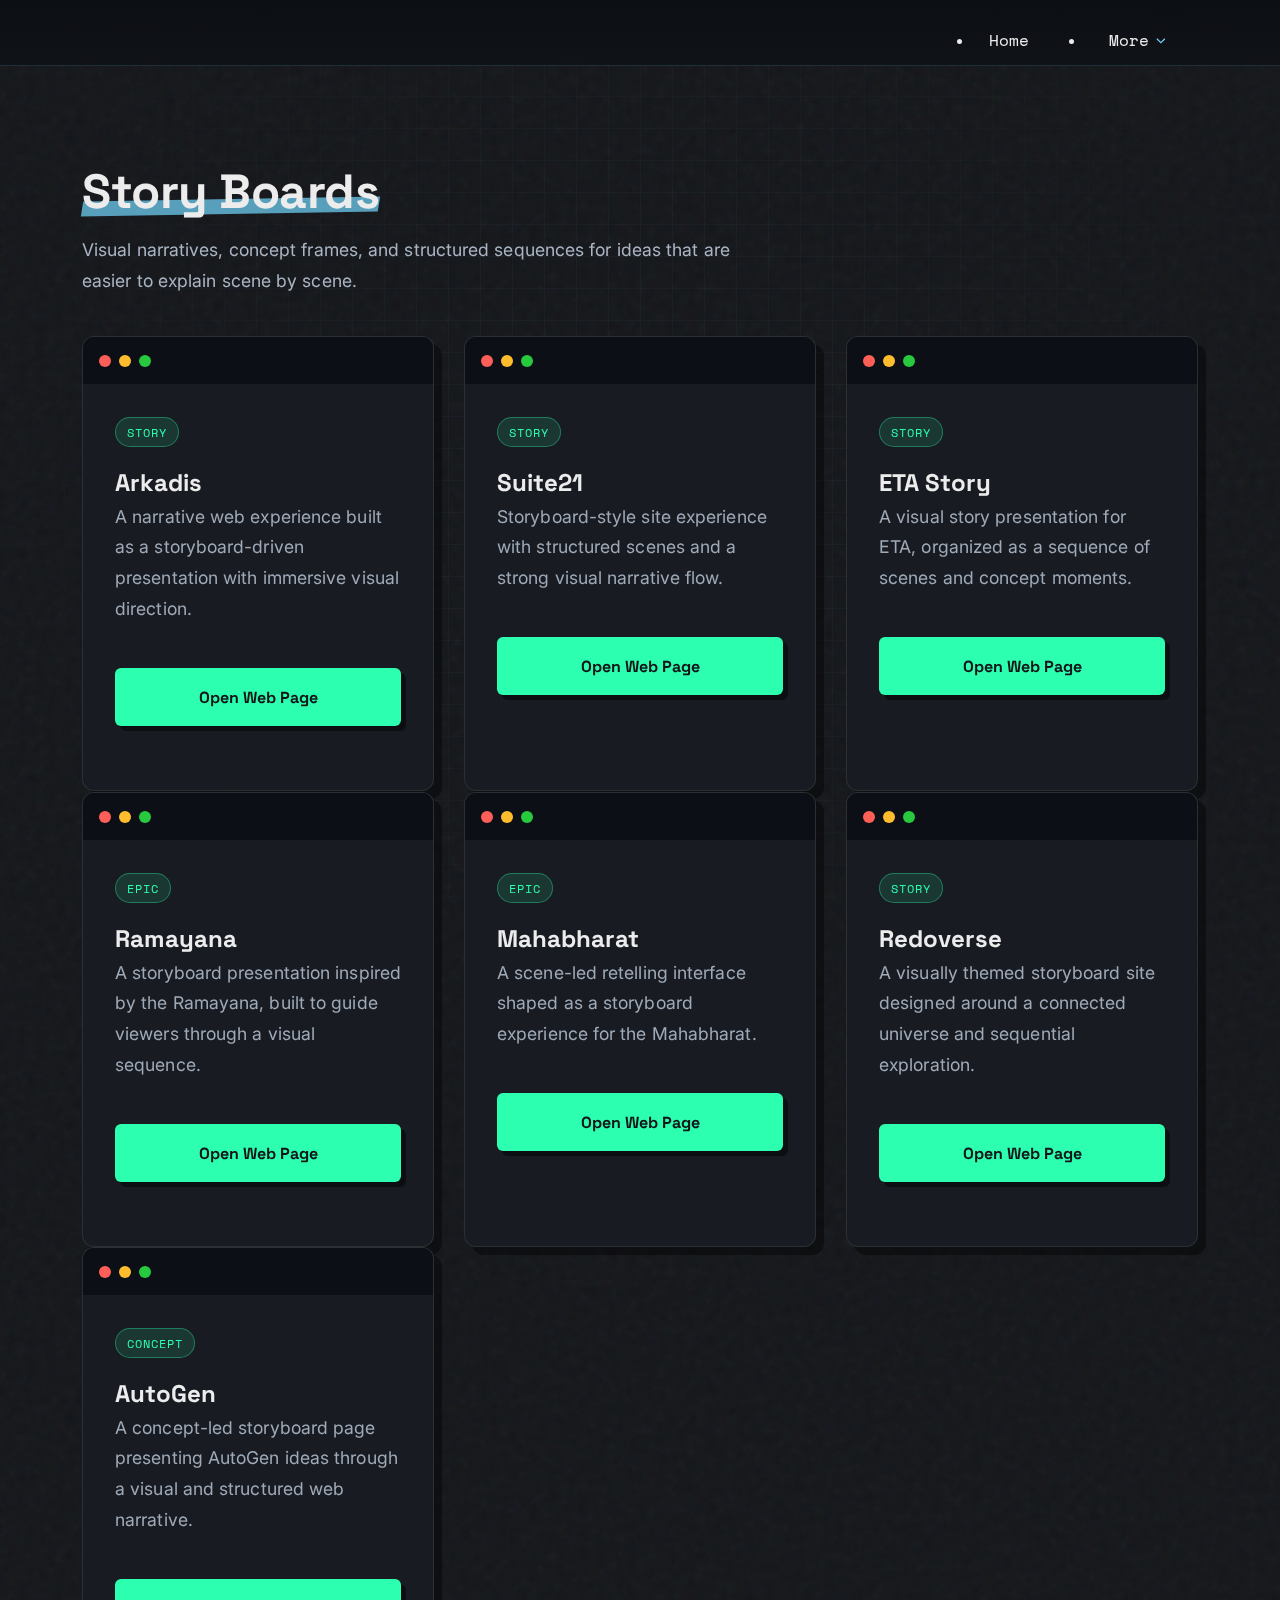
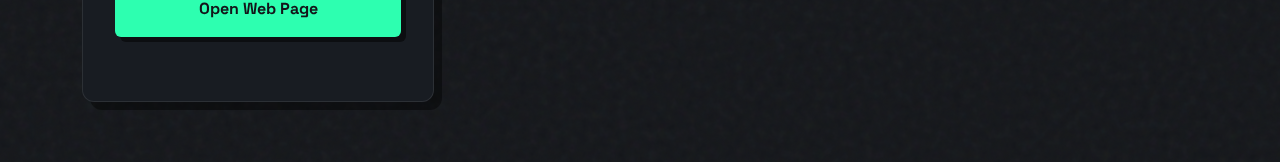
<file: storyboards.html>
<!DOCTYPE html>
<html lang="en">

<head>
    <meta charset="utf-8">
    <meta http-equiv="X-UA-Compatible" content="IE=edge">
    <meta name="viewport" content="width=device-width, initial-scale=1">
    <title>Rajesh Kodaganti | Story Boards</title>

    <link rel="icon" href="favicon.svg" type="image/svg+xml">

    <link rel="preconnect" href="https://fonts.googleapis.com">
    <link rel="preconnect" href="https://fonts.gstatic.com" crossorigin>
    <link
        href="https://fonts.googleapis.com/css2?family=Inter:wght@300;400;500;600&family=Space+Grotesk:wght@500;700&family=Space+Mono:ital,wght@0,400;0,700;1,400&display=swap"
        rel="stylesheet">

    <link rel="stylesheet" href="libs/font-awesome/css/font-awesome.min.css">
    <link href="css/bootstrap.min.css" rel="stylesheet">
    <link rel="stylesheet" href="css/styles.css?v=2">
</head>

<body>

    <header>
        <div class="container">
            <div class="logo"><a href="index.html">Rajesh<span> Kodaganti</span></a></div>
            <ul id="menu">
                <li><a href="index.html">Home</a></li>
                <li class="more-menu">
                    <details class="more-menu-dropdown">
                        <summary class="more-toggle" aria-haspopup="true" aria-expanded="false">
                            <span>More</span>
                            <i class="fa fa-angle-down more-caret" aria-hidden="true"></i>
                        </summary>
                        <div class="more-pop-card" role="menu" aria-label="More menu">
                            <a href="books.html" role="menuitem">Books</a>
                            <a href="tools.html" role="menuitem">Tools</a>
                            <a href="storyboards.html" role="menuitem">Story Boards</a>
                        </div>
                    </details>
                </li>
            </ul>
        </div>
    </header>

    <div class="container" style="margin-top: 100px; margin-bottom: 60px;">
        <h2 style="margin-bottom: 1rem;">Story Boards</h2>
        <p class="page-intro">Visual narratives, concept frames, and structured sequences for ideas that are easier to explain scene by scene.</p>
        <div class="row tool-grid">
            <div class="col-md-4 col-sm-6">
                <div class="browser-card tool-card">
                    <div class="browser-header">
                        <div class="dot red"></div>
                        <div class="dot yellow"></div>
                        <div class="dot green"></div>
                    </div>
                    <div class="browser-content">
                        <div class="tool-meta">
                            <span class="tool-tag">story</span>
                        </div>
                        <div>
                            <h3 class="tool-title">Arkadis</h3>
                            <p class="tool-description">A narrative web experience built as a storyboard-driven presentation with immersive visual direction.</p>
                        </div>
                        <div class="tool-actions">
                            <a href="https://arkadis.netlify.app/" target="_blank" rel="noopener noreferrer" class="btn-fun">Open Web Page</a>
                        </div>
                    </div>
                </div>
            </div>

            <div class="col-md-4 col-sm-6">
                <div class="browser-card tool-card">
                    <div class="browser-header">
                        <div class="dot red"></div>
                        <div class="dot yellow"></div>
                        <div class="dot green"></div>
                    </div>
                    <div class="browser-content">
                        <div class="tool-meta">
                            <span class="tool-tag">story</span>
                        </div>
                        <div>
                            <h3 class="tool-title">Suite21</h3>
                            <p class="tool-description">Storyboard-style site experience with structured scenes and a strong visual narrative flow.</p>
                        </div>
                        <div class="tool-actions">
                            <a href="https://unigalactix.github.io/Suite21/" target="_blank" rel="noopener noreferrer" class="btn-fun">Open Web Page</a>
                        </div>
                    </div>
                </div>
            </div>

            <div class="col-md-4 col-sm-6">
                <div class="browser-card tool-card">
                    <div class="browser-header">
                        <div class="dot red"></div>
                        <div class="dot yellow"></div>
                        <div class="dot green"></div>
                    </div>
                    <div class="browser-content">
                        <div class="tool-meta">
                            <span class="tool-tag">story</span>
                        </div>
                        <div>
                            <h3 class="tool-title">ETA Story</h3>
                            <p class="tool-description">A visual story presentation for ETA, organized as a sequence of scenes and concept moments.</p>
                        </div>
                        <div class="tool-actions">
                            <a href="https://unigalactix.github.io/ETA-STORY/" target="_blank" rel="noopener noreferrer" class="btn-fun">Open Web Page</a>
                        </div>
                    </div>
                </div>
            </div>

            <div class="col-md-4 col-sm-6">
                <div class="browser-card tool-card">
                    <div class="browser-header">
                        <div class="dot red"></div>
                        <div class="dot yellow"></div>
                        <div class="dot green"></div>
                    </div>
                    <div class="browser-content">
                        <div class="tool-meta">
                            <span class="tool-tag">epic</span>
                        </div>
                        <div>
                            <h3 class="tool-title">Ramayana</h3>
                            <p class="tool-description">A storyboard presentation inspired by the Ramayana, built to guide viewers through a visual sequence.</p>
                        </div>
                        <div class="tool-actions">
                            <a href="https://unigalactix.github.io/RAMAYANA/" target="_blank" rel="noopener noreferrer" class="btn-fun">Open Web Page</a>
                        </div>
                    </div>
                </div>
            </div>

            <div class="col-md-4 col-sm-6">
                <div class="browser-card tool-card">
                    <div class="browser-header">
                        <div class="dot red"></div>
                        <div class="dot yellow"></div>
                        <div class="dot green"></div>
                    </div>
                    <div class="browser-content">
                        <div class="tool-meta">
                            <span class="tool-tag">epic</span>
                        </div>
                        <div>
                            <h3 class="tool-title">Mahabharat</h3>
                            <p class="tool-description">A scene-led retelling interface shaped as a storyboard experience for the Mahabharat.</p>
                        </div>
                        <div class="tool-actions">
                            <a href="https://unigalactix.github.io/Mahabharat/" target="_blank" rel="noopener noreferrer" class="btn-fun">Open Web Page</a>
                        </div>
                    </div>
                </div>
            </div>

            <div class="col-md-4 col-sm-6">
                <div class="browser-card tool-card">
                    <div class="browser-header">
                        <div class="dot red"></div>
                        <div class="dot yellow"></div>
                        <div class="dot green"></div>
                    </div>
                    <div class="browser-content">
                        <div class="tool-meta">
                            <span class="tool-tag">story</span>
                        </div>
                        <div>
                            <h3 class="tool-title">Redoverse</h3>
                            <p class="tool-description">A visually themed storyboard site designed around a connected universe and sequential exploration.</p>
                        </div>
                        <div class="tool-actions">
                            <a href="https://unigalactix.github.io/REDOVERSE/" target="_blank" rel="noopener noreferrer" class="btn-fun">Open Web Page</a>
                        </div>
                    </div>
                </div>
            </div>

            <div class="col-md-4 col-sm-6">
                <div class="browser-card tool-card">
                    <div class="browser-header">
                        <div class="dot red"></div>
                        <div class="dot yellow"></div>
                        <div class="dot green"></div>
                    </div>
                    <div class="browser-content">
                        <div class="tool-meta">
                            <span class="tool-tag">concept</span>
                        </div>
                        <div>
                            <h3 class="tool-title">AutoGen</h3>
                            <p class="tool-description">A concept-led storyboard page presenting AutoGen ideas through a visual and structured web narrative.</p>
                        </div>
                        <div class="tool-actions">
                            <a href="https://unigalactix.github.io/AutoGen/" target="_blank" rel="noopener noreferrer" class="btn-fun">Open Web Page</a>
                        </div>
                    </div>
                </div>
            </div>
        </div>
    </div>

    <script src="js/nav-dropdown.js?v=2"></script>
</body>

</html>
</file>
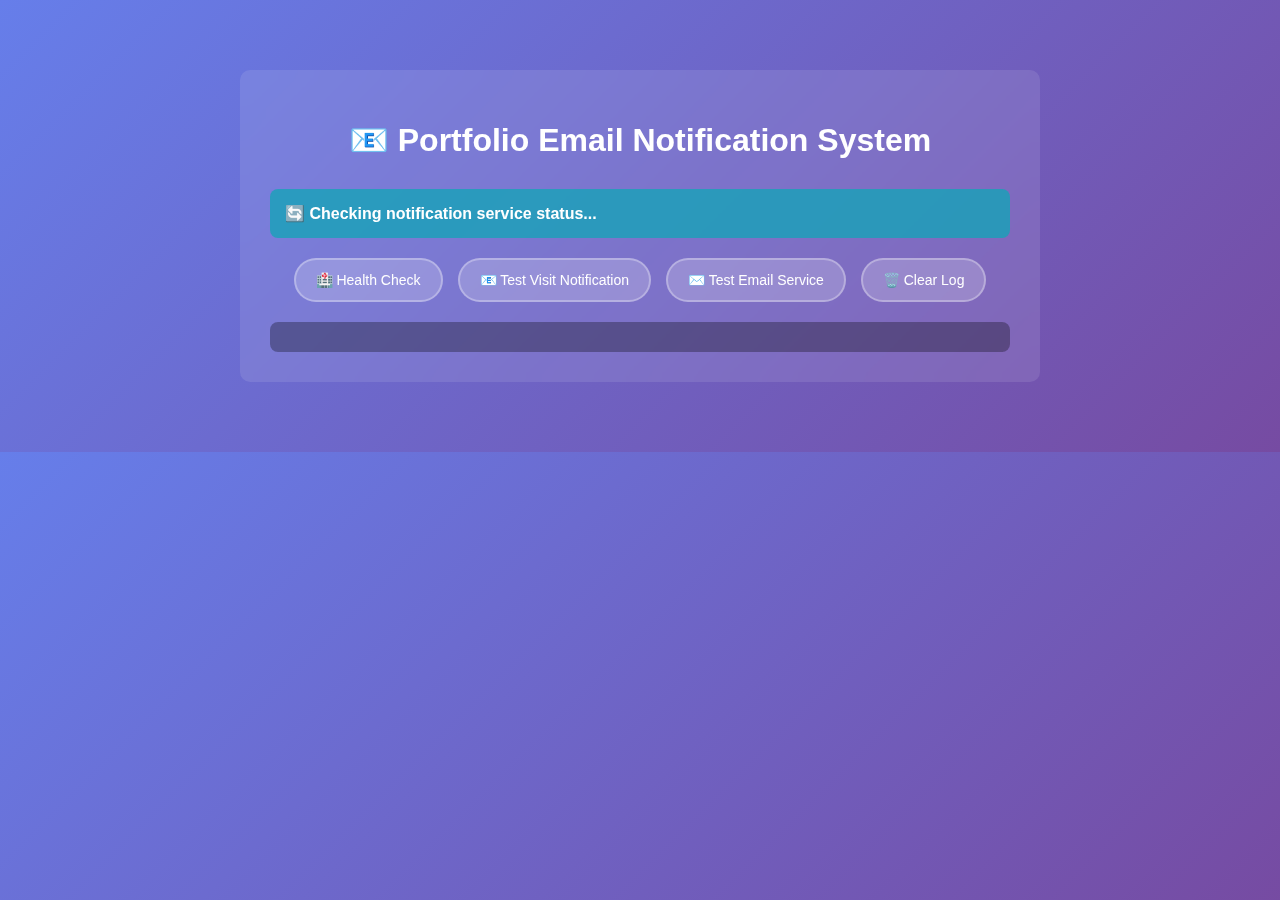
<file: test-notifications.html>
<!DOCTYPE html>
<html lang="en">
<head>
    <meta charset="UTF-8">
    <meta name="viewport" content="width=device-width, initial-scale=1.0">
    <title>Portfolio Notification Test</title>
    <style>
        body {
            font-family: 'Segoe UI', Tahoma, Geneva, Verdana, sans-serif;
            max-width: 800px;
            margin: 50px auto;
            padding: 20px;
            background: linear-gradient(135deg, #667eea 0%, #764ba2 100%);
            color: white;
            border-radius: 15px;
        }
        .container {
            background: rgba(255,255,255,0.1);
            padding: 30px;
            border-radius: 10px;
            backdrop-filter: blur(10px);
        }
        h1 { text-align: center; margin-bottom: 30px; }
        .status { 
            padding: 15px; 
            margin: 15px 0; 
            border-radius: 8px; 
            font-weight: bold;
        }
        .success { background-color: rgba(40, 167, 69, 0.8); }
        .error { background-color: rgba(220, 53, 69, 0.8); }
        .info { background-color: rgba(23, 162, 184, 0.8); }
        .test-buttons {
            display: flex;
            gap: 15px;
            justify-content: center;
            margin: 20px 0;
            flex-wrap: wrap;
        }
        button {
            background: rgba(255,255,255,0.2);
            color: white;
            border: 2px solid rgba(255,255,255,0.3);
            padding: 12px 20px;
            border-radius: 25px;
            cursor: pointer;
            font-size: 14px;
            transition: all 0.3s ease;
        }
        button:hover {
            background: rgba(255,255,255,0.3);
            transform: translateY(-2px);
        }
        #log {
            background: rgba(0,0,0,0.3);
            padding: 15px;
            border-radius: 8px;
            font-family: 'Courier New', monospace;
            font-size: 12px;
            max-height: 300px;
            overflow-y: auto;
            margin-top: 20px;
        }
    </style>
</head>
<body>
    <div class="container">
        <h1>📧 Portfolio Email Notification System</h1>
        
        <div id="status" class="status info">
            🔄 Checking notification service status...
        </div>

        <div class="test-buttons">
            <button onclick="testHealthCheck()">🏥 Health Check</button>
            <button onclick="testVisitNotification()">📧 Test Visit Notification</button>
            <button onclick="testEmailService()">✉️ Test Email Service</button>
            <button onclick="clearLog()">🗑️ Clear Log</button>
        </div>

        <div id="log"></div>
    </div>

    <script>
        const API_URL = 'http://localhost:3000/api';
        let logContainer = document.getElementById('log');
        let statusContainer = document.getElementById('status');

        function log(message, type = 'info') {
            const timestamp = new Date().toLocaleTimeString();
            const logEntry = document.createElement('div');
            logEntry.innerHTML = `[${timestamp}] ${message}`;
            logEntry.style.color = type === 'error' ? '#ff6b6b' : type === 'success' ? '#51cf66' : '#74c0fc';
            logContainer.appendChild(logEntry);
            logContainer.scrollTop = logContainer.scrollHeight;
        }

        function updateStatus(message, type) {
            statusContainer.className = `status ${type}`;
            statusContainer.innerHTML = message;
        }

        async function testHealthCheck() {
            log('🏥 Testing health check endpoint...', 'info');
            try {
                const response = await fetch(`${API_URL}/health`);
                const data = await response.json();
                
                if (response.ok) {
                    log('✅ Health check successful!', 'success');
                    log(`📊 Status: ${data.status}`, 'success');
                    log(`🕒 Timestamp: ${data.timestamp}`, 'info');
                    updateStatus('✅ Notification service is running!', 'success');
                } else {
                    throw new Error('Health check failed');
                }
            } catch (error) {
                log(`❌ Health check failed: ${error.message}`, 'error');
                updateStatus('❌ Notification service is not responding', 'error');
            }
        }

        async function testVisitNotification() {
            log('📧 Testing visit notification...', 'info');
            try {
                const response = await fetch(`${API_URL}/notify-visit`, {
                    method: 'POST',
                    headers: {
                        'Content-Type': 'application/json',
                    },
                    body: JSON.stringify({
                        page: 'test-page',
                        section: 'notification-test',
                        timestamp: new Date().toISOString()
                    })
                });
                
                const data = await response.json();
                
                if (response.ok && data.success) {
                    if (data.rateLimited) {
                        log('⏱️ Visit notification rate limited (this is normal)', 'info');
                    } else {
                        log('✅ Visit notification sent successfully!', 'success');
                        log('📧 Check kodagantir295@gmail.com for the email', 'success');
                    }
                } else {
                    throw new Error(data.message || 'Unknown error');
                }
            } catch (error) {
                log(`❌ Visit notification failed: ${error.message}`, 'error');
            }
        }

        async function testEmailService() {
            log('✉️ Testing email service (development only)...', 'info');
            try {
                const response = await fetch(`${API_URL}/test-email`, {
                    method: 'POST',
                    headers: {
                        'Content-Type': 'application/json',
                    }
                });
                
                const data = await response.json();
                
                if (response.ok && data.success) {
                    log('✅ Test email sent successfully!', 'success');
                    log('📧 Check kodagantir295@gmail.com for the test email', 'success');
                } else {
                    throw new Error(data.error || 'Unknown error');
                }
            } catch (error) {
                log(`❌ Test email failed: ${error.message}`, 'error');
            }
        }

        function clearLog() {
            logContainer.innerHTML = '';
            log('🧹 Log cleared', 'info');
        }

        // Auto-run health check on page load
        window.addEventListener('load', () => {
            setTimeout(testHealthCheck, 1000);
        });
    </script>
</body>
</html>
</file>
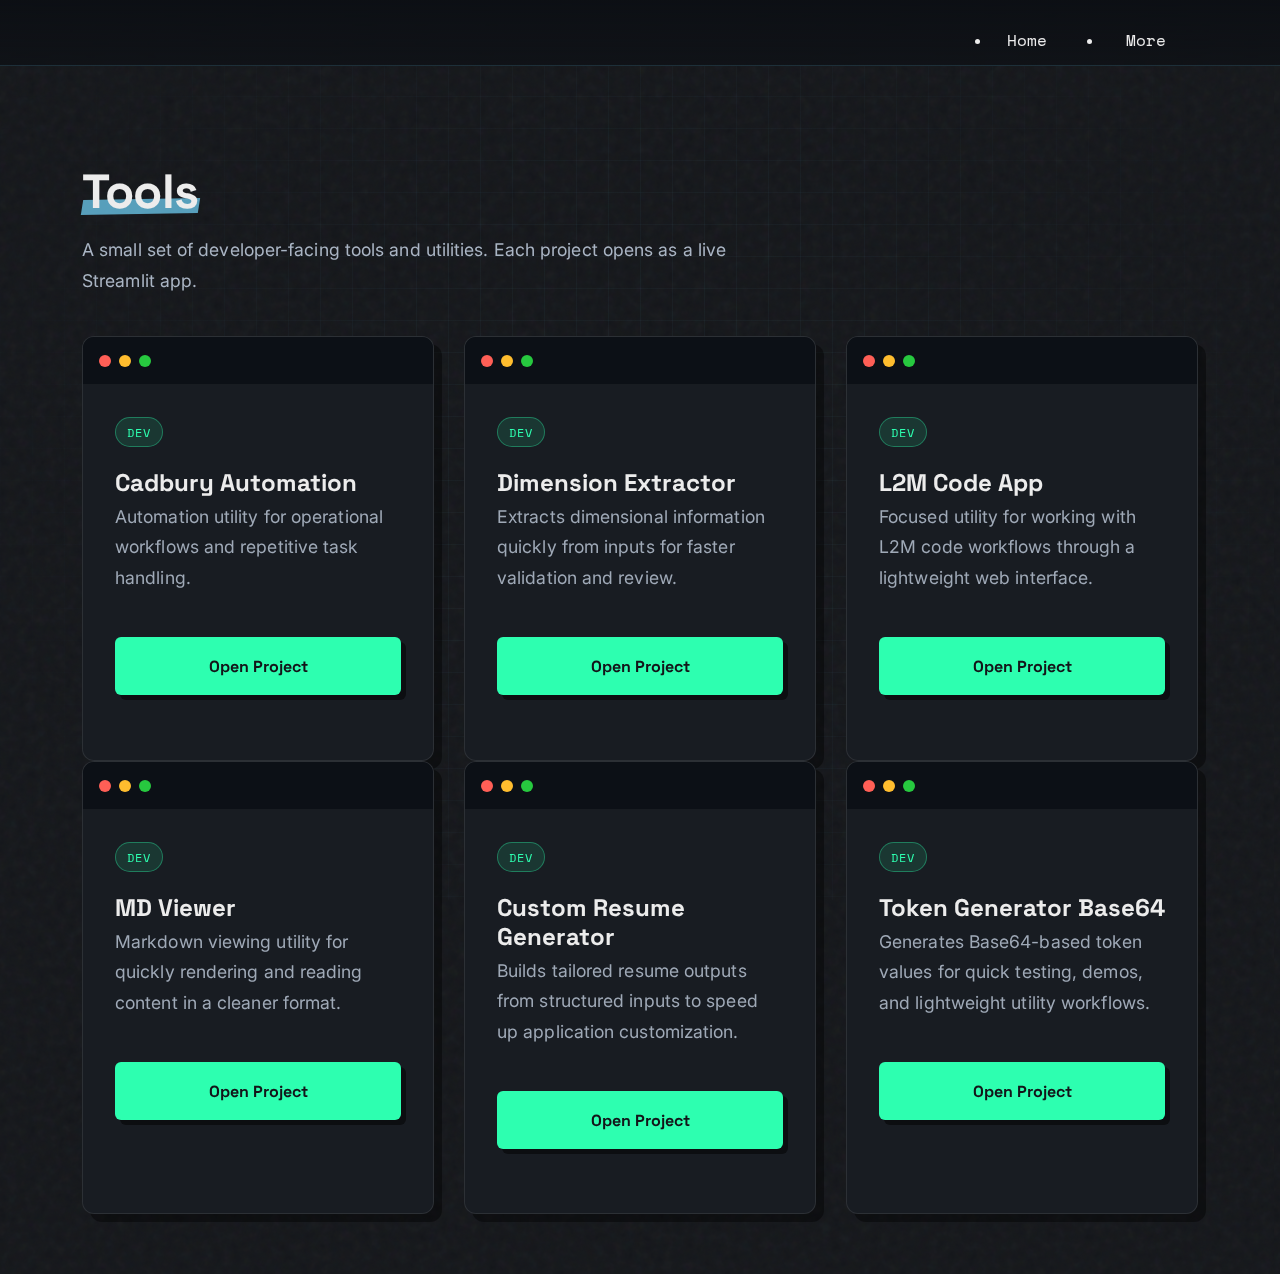
<file: tools.html>
<!DOCTYPE html>
<html lang="en">

<head>
    <meta charset="utf-8">
    <meta http-equiv="X-UA-Compatible" content="IE=edge">
    <meta name="viewport" content="width=device-width, initial-scale=1">
    <title>Rajesh Kodaganti | Tools</title>

    <link rel="icon" href="favicon.svg" type="image/svg+xml">

    <link rel="preconnect" href="https://fonts.googleapis.com">
    <link rel="preconnect" href="https://fonts.gstatic.com" crossorigin>
    <link
        href="https://fonts.googleapis.com/css2?family=Inter:wght@300;400;500;600&family=Space+Grotesk:wght@500;700&family=Space+Mono:ital,wght@0,400;0,700;1,400&display=swap"
        rel="stylesheet">

    <link rel="stylesheet" href="libs/font-awesome/css/font-awesome.min.css">
    <link href="css/bootstrap.min.css" rel="stylesheet">
    <link rel="stylesheet" href="css/styles.css?v=2">
</head>

<body>

    <header>
        <div class="container">
            <div class="logo"><a href="index.html">Rajesh<span> Kodaganti</span></a></div>
            <ul id="menu">
                <li><a href="index.html">Home</a></li>
                <li class="more-menu">
                    <button class="more-toggle" type="button" aria-haspopup="true" aria-expanded="false">More</button>
                    <div class="more-pop-card" role="menu" aria-label="More menu">
                        <a href="books.html" role="menuitem">Books</a>
                        <a href="tools.html" role="menuitem">Tools</a>
                    </div>
                </li>
            </ul>
        </div>
    </header>

    <div class="container" style="margin-top: 100px; margin-bottom: 60px;">
        <h2 style="margin-bottom: 1rem;">Tools</h2>
        <p class="page-intro">A small set of developer-facing tools and utilities. Each project opens as a live Streamlit app.</p>
        <div class="row tool-grid">
            <div class="col-md-4 col-sm-6">
                <div class="browser-card tool-card">
                    <div class="browser-header">
                        <div class="dot red"></div>
                        <div class="dot yellow"></div>
                        <div class="dot green"></div>
                    </div>
                    <div class="browser-content">
                        <div class="tool-meta">
                            <span class="tool-tag">dev</span>
                        </div>
                        <div>
                            <h3 class="tool-title">Cadbury Automation</h3>
                            <p class="tool-description">Automation utility for operational workflows and repetitive task handling.</p>
                        </div>
                        <div class="tool-actions">
                            <a href="https://cadburyautomation.streamlit.app/" target="_blank" rel="noopener noreferrer" class="btn-fun">Open Project</a>
                        </div>
                    </div>
                </div>
            </div>

            <div class="col-md-4 col-sm-6">
                <div class="browser-card tool-card">
                    <div class="browser-header">
                        <div class="dot red"></div>
                        <div class="dot yellow"></div>
                        <div class="dot green"></div>
                    </div>
                    <div class="browser-content">
                        <div class="tool-meta">
                            <span class="tool-tag">dev</span>
                        </div>
                        <div>
                            <h3 class="tool-title">Dimension Extractor</h3>
                            <p class="tool-description">Extracts dimensional information quickly from inputs for faster validation and review.</p>
                        </div>
                        <div class="tool-actions">
                            <a href="https://dimensionextractor.streamlit.app/" target="_blank" rel="noopener noreferrer" class="btn-fun">Open Project</a>
                        </div>
                    </div>
                </div>
            </div>

            <div class="col-md-4 col-sm-6">
                <div class="browser-card tool-card">
                    <div class="browser-header">
                        <div class="dot red"></div>
                        <div class="dot yellow"></div>
                        <div class="dot green"></div>
                    </div>
                    <div class="browser-content">
                        <div class="tool-meta">
                            <span class="tool-tag">dev</span>
                        </div>
                        <div>
                            <h3 class="tool-title">L2M Code App</h3>
                            <p class="tool-description">Focused utility for working with L2M code workflows through a lightweight web interface.</p>
                        </div>
                        <div class="tool-actions">
                            <a href="https://unigalactix-l2m-code-app-qaj4pr.streamlit.app/" target="_blank" rel="noopener noreferrer" class="btn-fun">Open Project</a>
                        </div>
                    </div>
                </div>
            </div>

            <div class="col-md-4 col-sm-6">
                <div class="browser-card tool-card">
                    <div class="browser-header">
                        <div class="dot red"></div>
                        <div class="dot yellow"></div>
                        <div class="dot green"></div>
                    </div>
                    <div class="browser-content">
                        <div class="tool-meta">
                            <span class="tool-tag">dev</span>
                        </div>
                        <div>
                            <h3 class="tool-title">MD Viewer</h3>
                            <p class="tool-description">Markdown viewing utility for quickly rendering and reading content in a cleaner format.</p>
                        </div>
                        <div class="tool-actions">
                            <a href="https://unigalactix-md-viewer-app-0ifgdy.streamlit.app/" target="_blank" rel="noopener noreferrer" class="btn-fun">Open Project</a>
                        </div>
                    </div>
                </div>
            </div>

            <div class="col-md-4 col-sm-6">
                <div class="browser-card tool-card">
                    <div class="browser-header">
                        <div class="dot red"></div>
                        <div class="dot yellow"></div>
                        <div class="dot green"></div>
                    </div>
                    <div class="browser-content">
                        <div class="tool-meta">
                            <span class="tool-tag">dev</span>
                        </div>
                        <div>
                            <h3 class="tool-title">Custom Resume Generator</h3>
                            <p class="tool-description">Builds tailored resume outputs from structured inputs to speed up application customization.</p>
                        </div>
                        <div class="tool-actions">
                            <a href="https://customresumegenerator.streamlit.app/" target="_blank" rel="noopener noreferrer" class="btn-fun">Open Project</a>
                        </div>
                    </div>
                </div>
            </div>

            <div class="col-md-4 col-sm-6">
                <div class="browser-card tool-card">
                    <div class="browser-header">
                        <div class="dot red"></div>
                        <div class="dot yellow"></div>
                        <div class="dot green"></div>
                    </div>
                    <div class="browser-content">
                        <div class="tool-meta">
                            <span class="tool-tag">dev</span>
                        </div>
                        <div>
                            <h3 class="tool-title">Token Generator Base64</h3>
                            <p class="tool-description">Generates Base64-based token values for quick testing, demos, and lightweight utility workflows.</p>
                        </div>
                        <div class="tool-actions">
                            <a href="https://unigalactix-token-gen-base64-streamlit-token-app-ig3q0z.streamlit.app/" target="_blank" rel="noopener noreferrer" class="btn-fun">Open Project</a>
                        </div>
                    </div>
                </div>
            </div>
        </div>
    </div>

</body>

</html>
</file>
<file: css/styles.css>
/* 
   The Whimsical Coder Theme 
   Inspired by: cassie.codes
   Style: Playful, Bold, Character-driven
*/

/* 1. Variables & Design System */
:root {
    /* Colors */
    --bg-charcoal: #131519;
    --bg-card: #181c22;
    --text-white: #ececec;
    --text-muted: #9fa9b7;

    /* Semantic Surfaces */
    --surface-1: #181c22;
    --surface-2: #10141a;
    --surface-3: #0c1016;
    --border-subtle: rgba(255, 255, 255, 0.09);
    --border-strong: rgba(139, 233, 253, 0.38);
    --text-primary: #ececec;
    --text-secondary: #aab5c4;

    /* Accent System */
    --accent-green: #2dffb0;
    --accent-blue: #74d9ff;
    --accent-purple: #8a97ff;
    --accent-yellow: #ffdf61;
    --accent-pink: #ff79c6;
    --status-success: #2dffb0;
    --status-warning: #ffdf61;
    --status-info: #74d9ff;

    /* Fonts */
    --font-heading: 'Space Grotesk', sans-serif;
    --font-body: 'Inter', sans-serif;
    --font-mono: 'Space Mono', monospace;

    /* Spacing */
    --section-gap: 120px;
    --content-max: 68ch;

    /* UI Elements */
    --border-radius-lg: 12px;
    --border-radius-sm: 6px;
    --hard-shadow: 8px 8px 0px rgba(0, 0, 0, 0.4);

    /* Motion */
    --motion-page: 420ms;
    --motion-section: 320ms;
    --motion-hover: 170ms;
}

/* 2. Global Reset */
*,
*::before,
*::after {
    box-sizing: border-box;
    margin: 0;
    padding: 0;
}

html {
    scroll-behavior: smooth;
    font-size: 16px;
}

/* Respect user's motion preferences */
@media (prefers-reduced-motion: reduce) {
    *,
    *::before,
    *::after {
        animation-duration: 0.01ms !important;
        animation-iteration-count: 1 !important;
        transition-duration: 0.01ms !important;
        scroll-behavior: auto !important;
    }
}

body {
    background-color: var(--bg-charcoal) !important;
    color: var(--text-white) !important;
    font-family: var(--font-body);
    line-height: 1.7;
    overflow-x: hidden;
    /* Subtle noise texture */
    background-image: url("data:image/svg+xml,%3Csvg viewBox='0 0 200 200' xmlns='http://www.w3.org/2000/svg'%3E%3Cfilter id='noiseFilter'%3E%3CfeTurbulence type='fractalNoise' baseFrequency='0.65' numOctaves='3' stitchTiles='stitch'/%3E%3C/filter%3E%3Crect width='100%25' height='100%25' filter='url(%23noiseFilter)' opacity='0.05'/%3E%3C/svg%3E");
    text-rendering: optimizeLegibility;
}

body::before {
    content: '';
    position: fixed;
    inset: 0;
    pointer-events: none;
    z-index: -1;
    background-image:
        linear-gradient(rgba(116, 217, 255, 0.035) 1px, transparent 1px),
        linear-gradient(90deg, rgba(116, 217, 255, 0.035) 1px, transparent 1px);
    background-size: 32px 32px;
    mask-image: radial-gradient(circle at center, black 30%, transparent 95%);
}

#splash-screen {
    position: fixed;
    inset: 0;
    z-index: 20000;
    display: flex;
    align-items: center;
    justify-content: center;
    background: radial-gradient(circle at 50% 20%, rgba(0, 255, 157, 0.08), rgba(9, 12, 16, 0.98));
    transition: opacity 0.5s ease, visibility 0.5s ease;
}

#splash-screen.hidden {
    opacity: 0;
    visibility: hidden;
    pointer-events: none;
}

.splash-terminal {
    width: min(760px, 92vw);
    border: 1px solid rgba(139, 233, 253, 0.48);
    border-radius: 14px;
    overflow: hidden;
    box-shadow: 0 22px 70px rgba(0, 0, 0, 0.52);
    background: rgba(12, 14, 18, 0.98);
}

.splash-head {
    display: flex;
    align-items: center;
    gap: 8px;
    padding: 0.75rem 1rem;
    border-bottom: 1px solid rgba(255, 255, 255, 0.1);
    background: rgba(24, 25, 29, 0.94);
}

.splash-title {
    margin-left: 0.55rem;
    font-family: var(--font-mono);
    font-size: 0.84rem;
    color: #a7c5b7;
}

.splash-body {
    padding: 1rem;
    font-family: var(--font-mono);
    min-height: 150px;
}

.splash-body p {
    margin-bottom: 0.65rem;
    font-size: 0.95rem;
    color: #8fdfae;
}

.splash-caret {
    animation: blink-caret 0.8s infinite;
    color: var(--accent-yellow);
}

.splash-hint {
    color: #9bb0c8 !important;
    font-size: 0.84rem !important;
    margin-top: 1rem;
}

body.splash-active {
    overflow: hidden;
}

#scroll-progress {
    position: fixed;
    top: 0;
    left: 0;
    width: 0;
    height: 3px;
    z-index: 10001;
    background: linear-gradient(90deg, var(--accent-green), var(--accent-blue));
    box-shadow: 0 0 14px rgba(0, 255, 157, 0.8);
}

.cursor-glow {
    position: fixed;
    width: 420px;
    height: 420px;
    border-radius: 50%;
    background: radial-gradient(circle, rgba(0, 255, 157, 0.16) 0%, rgba(0, 255, 157, 0) 70%);
    left: -210px;
    top: -210px;
    pointer-events: none;
    z-index: 0;
    filter: blur(18px);
    opacity: 0;
    transition: opacity 0.35s ease;
}

a {
    text-decoration: none;
    color: inherit;
    cursor: pointer;
}

button,
input,
textarea,
a {
    transition: background-color var(--motion-hover) ease, border-color var(--motion-hover) ease, color var(--motion-hover) ease, transform var(--motion-hover) ease, box-shadow var(--motion-hover) ease;
}

a:focus-visible,
button:focus-visible,
input:focus-visible,
textarea:focus-visible {
    outline: 2px solid var(--accent-blue);
    outline-offset: 2px;
    box-shadow: 0 0 0 4px rgba(116, 217, 255, 0.22);
}

/* 3. Typography */
h1,
h2,
h3,
h4,
h5,
h6 {
    font-family: var(--font-heading);
    color: var(--text-white);
    font-weight: 700;
    line-height: 1.1;
    margin-bottom: 1rem;
}

h1 {
    font-size: clamp(3rem, 8vw, 5rem);
    letter-spacing: -0.03em;
    line-height: 0.97;
    max-width: 14ch;
}

h2 {
    font-size: clamp(2rem, 5vw, 3rem);
    margin-bottom: 3rem;
    position: relative;
    display: inline-block;
    letter-spacing: -0.01em;
}

/* Underline effect for H2 */
h2::after {
    content: '';
    display: block;
    width: 100%;
    height: 15px;
    background: var(--accent-blue);
    position: absolute;
    bottom: 5px;
    left: 0;
    z-index: -1;
    opacity: 0.7;
    transform: rotate(-1deg) skewX(-10deg);
}

h3 {
    font-size: clamp(1.25rem, 2.2vw, 1.5rem);
    color: var(--text-white);
    line-height: 1.2;
}

p {
    color: var(--text-secondary);
    font-size: clamp(1rem, 1.45vw, 1.1rem);
    line-height: 1.75;
    letter-spacing: 0.005em;
    margin-bottom: 1.2rem;
    max-width: var(--content-max);
}

.text-highlight {
    color: var(--accent-green);
    font-family: var(--font-mono);
}

/* 4. Utility Components */
.container {
    max-width: 1180px;
    margin: 0 auto;
    padding: 0 2rem;
}

@media (min-width: 1440px) {
    .container {
        max-width: 1240px;
    }
}

.section {
    padding: var(--section-gap) 0;
    position: relative;
    scroll-margin-top: 120px;
}

@supports (content-visibility: auto) {
    .section {
        content-visibility: auto;
        contain-intrinsic-size: 1px 900px;
    }

    #lead {
        content-visibility: visible;
        contain-intrinsic-size: auto;
    }
}

.section::before {
    content: '';
    position: absolute;
    left: 8%;
    right: 8%;
    top: 0;
    height: 1px;
    background: linear-gradient(90deg, transparent, rgba(116, 217, 255, 0.3), transparent);
}

.section::after {
    content: '';
    position: absolute;
    left: 8%;
    right: 8%;
    bottom: 0;
    height: 14px;
    background: repeating-linear-gradient(90deg, rgba(116, 217, 255, 0.08) 0 8px, transparent 8px 16px);
    opacity: 0.25;
    pointer-events: none;
}

/* Buttons */
.btn-fun {
    display: inline-block;
    padding: 1rem 2rem;
    background: var(--accent-green);
    color: var(--bg-charcoal);
    font-family: var(--font-heading);
    font-weight: 700;
    font-size: 1.1rem;
    border-radius: var(--border-radius-sm);
    box-shadow: 5px 5px 0px rgba(0, 0, 0, 0.5);
    transition: transform var(--motion-hover) ease, box-shadow var(--motion-hover) ease;
    border: 2px solid transparent;
    will-change: transform;
    /* Minimum touch target size for mobile */
    min-height: 44px;
    text-align: center;
}

.btn-fun.magnetic-hover {
    transition: transform 0.2s ease, box-shadow 0.2s ease;
}

.btn-fun:hover {
    transform: translate(-2px, -2px);
    box-shadow: 7px 7px 0px rgba(0, 0, 0, 0.5);
    background: #42ffb5;
    text-decoration: none;
    color: var(--bg-charcoal);
}

.btn-fun:active {
    transform: translate(2px, 2px);
    box-shadow: 2px 2px 0px rgba(0, 0, 0, 0.5);
}

.btn-fun:disabled,
.btn-fun.is-disabled,
button:disabled {
    opacity: 0.55;
    cursor: not-allowed;
    transform: none !important;
    box-shadow: none !important;
}

.btn-fun.is-loading {
    position: relative;
    color: transparent !important;
}

.btn-fun.is-loading::after {
    content: '';
    position: absolute;
    width: 16px;
    height: 16px;
    border-radius: 50%;
    border: 2px solid rgba(19, 21, 25, 0.3);
    border-top-color: rgba(19, 21, 25, 1);
    animation: spin 0.7s linear infinite;
}

.btn-outline-fun {
    background: transparent;
    border: 2px solid var(--accent-blue);
    color: #ffffff;
    box-shadow: none;
}

.btn-outline-fun:hover {
    background: var(--accent-blue);
    color: var(--bg-charcoal);
}

/* Browser Window Card */
.browser-card {
    background: var(--surface-1);
    border-radius: var(--border-radius-lg);
    overflow: hidden;
    margin-bottom: 2rem;
    border: 1px solid var(--border-subtle);
    box-shadow: var(--hard-shadow);
    transition: transform var(--motion-section) ease, border-color var(--motion-section) ease;
    height: 100%;
    display: flex;
    flex-direction: column;
    will-change: transform;
    position: relative;
}

.browser-card:hover {
    transform: translateY(-5px);
    border-color: var(--border-strong);
}

.browser-card::after,
.interest-card::after {
    content: '';
    position: absolute;
    inset: 0;
    border-radius: inherit;
    pointer-events: none;
    opacity: 0;
    transition: opacity 0.3s ease;
    background: radial-gradient(circle at var(--mx, 50%) var(--my, 50%), rgba(0, 255, 157, 0.14), transparent 45%);
}

.browser-card:hover::after,
.interest-card:hover::after {
    opacity: 1;
}

.browser-header {
    background: var(--surface-3);
    padding: 0.8rem 1rem;
    display: flex;
    align-items: center;
    gap: 8px;
    min-height: 48px;
    border-bottom: 1px solid rgba(255, 255, 255, 0.05);
}

.browser-header .browser-address-bar {
    height: 24px;
    border-radius: 999px;
    max-width: 260px;
    min-width: 0;
    flex: 1;
    background: rgba(116, 217, 255, 0.08);
    border: 1px solid rgba(116, 217, 255, 0.25);
    display: inline-flex;
    align-items: center;
    padding: 0 0.65rem;
    font-size: 0.72rem;
    font-family: var(--font-mono);
    color: #9fd4eb;
    overflow: hidden;
}

.status-chip {
    display: inline-flex;
    align-items: center;
    gap: 0.2rem;
    padding: 0.18rem 0.44rem;
    border-radius: 999px;
    border: 1px solid rgba(255, 255, 255, 0.18);
    font-size: 0.65rem;
    font-family: var(--font-mono);
    letter-spacing: 0.04em;
    text-transform: uppercase;
    margin-left: auto;
    flex-shrink: 0;
}

.status-chip.running {
    color: var(--status-success);
    border-color: rgba(45, 255, 176, 0.5);
    background: rgba(45, 255, 176, 0.09);
}

.status-chip.stable {
    color: var(--status-info);
    border-color: rgba(116, 217, 255, 0.5);
    background: rgba(116, 217, 255, 0.1);
}

.status-chip.experimental {
    color: var(--status-warning);
    border-color: rgba(255, 223, 97, 0.5);
    background: rgba(255, 223, 97, 0.11);
}

.dot {
    width: 12px;
    height: 12px;
    border-radius: 50%;
}

.dot.red {
    background: #ff5f56;
}

.dot.yellow {
    background: #ffbd2e;
}

.dot.green {
    background: #27c93f;
}

.browser-content {
    padding: 2rem;
    flex-grow: 1;
    display: flex;
    flex-direction: column;
    gap: 0.35rem;
}

.page-intro {
    max-width: 60ch;
    color: var(--text-secondary);
    margin-bottom: 2.5rem;
}

.tool-grid {
    margin-top: 1rem;
}

.tool-card {
    min-height: 100%;
}

.tool-card .browser-content {
    gap: 1rem;
}

.tool-meta {
    display: flex;
    align-items: center;
    justify-content: space-between;
    gap: 1rem;
    margin-bottom: 0.35rem;
}

.tool-tag {
    display: inline-flex;
    align-items: center;
    padding: 0.24rem 0.7rem;
    border-radius: 999px;
    font-family: var(--font-mono);
    font-size: 0.76rem;
    text-transform: uppercase;
    letter-spacing: 0.08em;
    background: rgba(45, 255, 176, 0.12);
    border: 1px solid rgba(45, 255, 176, 0.35);
    color: var(--accent-green);
}

.tool-title {
    margin-bottom: 0.25rem;
}

.tool-description {
    color: var(--text-muted);
    flex-grow: 1;
}

.tool-actions {
    margin-top: 0.5rem;
}

.tool-actions .btn-fun {
    width: 100%;
    padding: 0.85rem 1.2rem;
    font-size: 1rem;
}

/* 5. Navigation */
header {
    padding: 1rem 0 0;
    position: sticky;
    width: 100%;
    top: 0;
    z-index: 1000;
    background: linear-gradient(180deg, rgba(12, 15, 20, 0.95), rgba(12, 15, 20, 0.65));
    backdrop-filter: blur(10px);
    border-bottom: 1px solid rgba(116, 217, 255, 0.16);
}

#build-logs {
    padding: 0.9rem 0;
    border-top: 1px solid rgba(139, 233, 253, 0.3);
    border-bottom: 1px solid rgba(139, 233, 253, 0.3);
    background: linear-gradient(90deg, rgba(8, 20, 17, 0.95), rgba(14, 18, 31, 0.95));
    overflow: hidden;
}

.log-track {
    width: 100%;
    overflow: hidden;
    white-space: nowrap;
}

.log-marquee {
    display: inline-flex;
    gap: 2.3rem;
    animation: marquee-log 30s linear infinite;
    padding-left: 100%;
}

.log-marquee span {
    font-family: var(--font-mono);
    font-size: 0.85rem;
    color: #a6f3cc;
    text-transform: uppercase;
    letter-spacing: 0.04em;
}

header .container {
    display: flex;
    justify-content: space-between;
    align-items: center;
}

.logo {
    font-family: var(--font-heading);
    font-size: 1.8rem;
    font-weight: 700;
    color: var(--text-white);
    position: relative;
    letter-spacing: -0.015em;
    transform: translateY(-8px);
    opacity: 0;
}

.logo span {
    color: var(--accent-purple);
}

.logo::after {
    content: '';
    position: absolute;
    left: 0;
    bottom: -3px;
    width: 100%;
    height: 2px;
    background: linear-gradient(90deg, transparent, var(--accent-green), transparent);
    transform: scaleX(0);
    transform-origin: left;
    opacity: 0;
}

body.site-ready .logo {
    animation: logo-enter 850ms cubic-bezier(0.2, 0.85, 0.25, 1) forwards;
}

body.site-ready .logo::after {
    animation: logo-scan 1200ms ease-out 280ms forwards;
}

#menu {
    display: flex;
    gap: 2rem;
}

#menu li {
    position: relative;
}

.more-toggle {
    display: inline-flex;
    align-items: center;
    gap: 0.45rem;
    font-family: var(--font-mono);
    font-size: 1rem;
    color: var(--text-white);
    background: transparent;
    border: 0;
    padding: 0;
    cursor: pointer;
    list-style: none;
    user-select: none;
    position: relative;
}

.more-toggle::-webkit-details-marker {
    display: none;
}

.more-toggle::before,
#menu li a::before {
    content: '<';
    margin-right: 5px;
    opacity: 0;
    color: var(--accent-green);
    transition: opacity 0.3s;
}

.more-toggle::after,
#menu li a::after {
    content: '/>';
    margin-left: 5px;
    opacity: 0;
    color: var(--accent-green);
    transition: opacity 0.3s;
}

.more-toggle:hover::before,
.more-toggle:hover::after,
.more-menu-dropdown[open] .more-toggle::before,
.more-menu-dropdown[open] .more-toggle::after,
#menu li a:hover::before,
#menu li a:hover::after {
    opacity: 1;
}

.more-caret {
    font-size: 0.95rem;
    color: var(--accent-blue);
    transition: transform 0.18s ease;
}

.more-menu-dropdown[open] .more-caret {
    transform: rotate(180deg);
}

.more-pop-card {
    position: absolute;
    top: calc(100% + 12px);
    right: 0;
    min-width: 170px;
    background: rgba(16, 20, 28, 0.96);
    border: 1px solid rgba(116, 217, 255, 0.24);
    border-radius: 12px;
    padding: 0.6rem 0;
    box-shadow: 0 16px 40px rgba(0, 0, 0, 0.45);
    opacity: 0;
    visibility: hidden;
    transform: translateY(6px);
    transition: opacity 0.18s ease, transform 0.18s ease, visibility 0.18s ease;
    z-index: 1100;
}

.more-pop-card a {
    display: block;
    padding: 0.55rem 1rem;
    color: var(--text-white);
    font-family: var(--font-mono);
    font-size: 0.94rem;
    text-decoration: none;
}

.more-pop-card a:hover {
    color: var(--accent-blue);
    background: rgba(139, 233, 253, 0.08);
}

.more-menu-dropdown[open] .more-pop-card {
    opacity: 1;
    visibility: visible;
    transform: translateY(0);
}

#menu li a,
.more-toggle {
    font-family: var(--font-mono);
    font-size: 1rem;
    color: var(--text-white);
    position: relative;
}

#menu li a.active {
    color: var(--accent-blue);
}

#menu li a.active::before,
#menu li a.active::after {
    opacity: 1;
}

.nav-runtime {
    border-top: 1px solid rgba(116, 217, 255, 0.14);
    margin-top: 0.85rem;
}

.nav-runtime-inner {
    min-height: 34px;
    display: flex;
    align-items: center;
    gap: 0.55rem;
    color: #93a5b9;
    font-family: var(--font-mono);
    font-size: 0.74rem;
    text-transform: lowercase;
}

.runtime-dot {
    width: 7px;
    height: 7px;
    border-radius: 50%;
    background: var(--status-success);
    box-shadow: 0 0 10px rgba(45, 255, 176, 0.8);
}

.runtime-hint {
    margin-left: auto;
    color: #6c7c90;
}

/* Mobile Menu Toggle */
#mobile-menu-open {
    display: none;
    font-size: 2rem;
    cursor: pointer;
    color: var(--text-white);
}

/* 6. Hero Section */
#lead {
    min-height: 100vh;
    display: flex;
    align-items: center;
    position: relative;
    padding-top: 30px;
    overflow: hidden;
}

#hero-canvas {
    position: absolute;
    inset: 0;
    width: 100%;
    height: 100%;
    opacity: 0.7;
    z-index: 1;
}

#lead .container {
    display: grid;
    grid-template-columns: 1.5fr 1fr;
    gap: 2rem;
    align-items: center;
    position: relative;
    z-index: 2;
}

.lead-content {
    position: relative;
    z-index: 2;
}

.hero-tag {
    display: inline-block;
    background: rgba(0, 255, 157, 0.1);
    color: var(--accent-green);
    font-family: var(--font-mono);
    padding: 0.5rem 1rem;
    border-radius: 4px;
    margin-bottom: 2rem;
    border: 1px solid var(--accent-green);
    font-size: 0.9rem;
}

.live-console {
    margin-top: 1.6rem;
    border: 1px solid rgba(139, 233, 253, 0.45);
    border-radius: 14px;
    overflow: hidden;
    max-width: 560px;
    box-shadow: 0 18px 40px rgba(0, 0, 0, 0.35);
}

.live-console-head {
    display: flex;
    align-items: center;
    gap: 8px;
    padding: 0.7rem 0.9rem;
    background: rgba(21, 21, 21, 0.92);
    border-bottom: 1px solid rgba(255, 255, 255, 0.08);
}

.live-console-title {
    margin-left: 0.6rem;
    font-family: var(--font-mono);
    font-size: 0.84rem;
    color: var(--text-muted);
}

.live-console-body {
    padding: 0.9rem 1rem;
    font-family: var(--font-mono);
    background:
        linear-gradient(180deg, rgba(12, 12, 12, 0.92), rgba(20, 25, 34, 0.92)),
        repeating-linear-gradient(180deg, rgba(255, 255, 255, 0.02) 0 1px, transparent 1px 3px);
}

.terminal-output {
    min-height: 72px;
    max-height: 160px;
    overflow: auto;
    margin-bottom: 0.5rem;
    scrollbar-width: thin;
}

.terminal-form {
    display: flex;
    align-items: center;
    gap: 0.45rem;
    border-top: 1px solid rgba(255, 255, 255, 0.08);
    padding-top: 0.55rem;
}

.terminal-form input {
    flex: 1;
    background: transparent;
    border: 0;
    color: var(--text-white);
    font-family: var(--font-mono);
    outline: none;
}

.terminal-form input::placeholder {
    color: #84b59d;
}

.sr-only {
    position: absolute;
    width: 1px;
    height: 1px;
    padding: 0;
    margin: -1px;
    overflow: hidden;
    clip: rect(0, 0, 0, 0);
    white-space: nowrap;
    border: 0;
}

.live-console-body p {
    margin: 0 0 0.4rem;
    font-size: 0.95rem;
}

.live-console-body .prompt {
    color: var(--accent-green);
    margin-right: 0.35rem;
}

.type-target::after {
    content: '_';
    color: var(--accent-yellow);
    animation: blink-caret 0.8s infinite;
}

.console-stream span {
    color: #8fdfae;
    opacity: 0.85;
    transition: color 0.2s ease;
}

.profile-container {
    position: relative;
}

.orbit {
    position: absolute;
    border: 1px dashed rgba(139, 233, 253, 0.45);
    border-radius: 50%;
    z-index: 1;
    animation: rotate-orbit 18s linear infinite;
}

.orbit-one {
    width: 440px;
    height: 440px;
    top: -22px;
    left: -22px;
}

.orbit-two {
    width: 500px;
    height: 500px;
    top: -52px;
    left: -52px;
    animation-direction: reverse;
    animation-duration: 24s;
}

.floating-chip {
    position: absolute;
    font-family: var(--font-mono);
    font-size: 0.72rem;
    padding: 0.35rem 0.55rem;
    background: rgba(14, 18, 18, 0.85);
    border: 1px solid rgba(0, 255, 157, 0.5);
    border-radius: 999px;
    color: var(--accent-green);
    z-index: 3;
    animation: chip-float 5s ease-in-out infinite;
}

.chip-one {
    top: 10%;
    right: 0;
}

.chip-two {
    top: 75%;
    left: 0;
    animation-delay: 1s;
}

.chip-three {
    top: -6%;
    left: 26%;
    animation-delay: 2s;
}

/* Quirky Shape for Profile */
.profile-blob {
    width: 400px;
    height: 400px;
    background: url('../images/profile.jpg') no-repeat center center/cover;
    border-radius: 60% 40% 30% 70% / 60% 30% 70% 40%;
    animation: blob-bounce 8s ease-in-out infinite;
    border: 5px solid var(--text-white);
    box-shadow: var(--hard-shadow);
    z-index: 2;
    position: relative;
    will-change: border-radius;
    transform: translateZ(0);
    backface-visibility: hidden;
}

.blob-decoration {
    position: absolute;
    z-index: 1;
    width: 100px;
    height: 100px;
    border-radius: 50%;
    filter: blur(40px);
    animation: float 6s ease-in-out infinite;
    will-change: transform;
    transform: translateZ(0);
}

.blob-1 {
    background: var(--accent-purple);
    top: -20px;
    right: 0;
}

.blob-2 {
    background: var(--accent-green);
    bottom: -20px;
    left: 0;
    animation-delay: 1s;
}

/* 7. Experience & Projects */
.experience-grid,
.education-grid {
    display: grid;
    grid-template-columns: repeat(auto-fit, minmax(300px, 1fr));
    gap: 2rem;
}

@media (max-width: 768px) {
    .experience-grid,
    .education-grid {
        grid-template-columns: 1fr;
    }
}

.card-role {
    font-family: var(--font-mono);
    color: var(--accent-blue);
    margin-bottom: 0.5rem;
    display: block;
    font-size: 0.9rem;
}

.card-date {
    font-size: 0.85rem;
    color: var(--text-muted);
    font-style: italic;
    margin-bottom: 1rem;
    display: block;
}

/* 8. Skills / About */
.skill-category {
    margin-bottom: 1.5rem;
    transition: all 0.3s ease;
}

#coding-interests {
    background:
        radial-gradient(circle at 20% 20%, rgba(0, 255, 157, 0.07), transparent 44%),
        radial-gradient(circle at 88% 40%, rgba(139, 233, 253, 0.08), transparent 44%),
        var(--bg-charcoal);
}

.interest-intro {
    max-width: 780px;
    margin-bottom: 2.2rem;
    color: #c4c4c4;
}

.interests-grid {
    display: grid;
    grid-template-columns: repeat(3, minmax(0, 1fr));
    gap: 1.3rem;
}

.interest-card {
    background: linear-gradient(145deg, rgba(21, 24, 30, 0.96), rgba(15, 19, 26, 0.96));
    border: 1px solid var(--border-subtle);
    border-radius: 16px;
    padding: 1.35rem;
    box-shadow: 0 14px 34px rgba(0, 0, 0, 0.35);
    transform-style: preserve-3d;
    transition: transform var(--motion-hover) ease, border-color var(--motion-hover) ease;
    position: relative;
}

.interest-card:hover {
    border-color: rgba(0, 255, 157, 0.58);
}

.interest-icon {
    width: 50px;
    height: 50px;
    display: inline-flex;
    align-items: center;
    justify-content: center;
    border-radius: 12px;
    background: rgba(0, 255, 157, 0.12);
    color: var(--accent-green);
    font-size: 1.3rem;
    margin-bottom: 0.85rem;
}

.interest-card h3 {
    margin-bottom: 0.55rem;
}

.interest-card p {
    font-size: 0.98rem;
    margin-bottom: 1rem;
}

.interest-tags {
    display: flex;
    gap: 0.45rem;
    flex-wrap: wrap;
}

.interest-tags span {
    padding: 0.3rem 0.56rem;
    border-radius: 999px;
    background: rgba(255, 255, 255, 0.06);
    border: 1px solid rgba(255, 255, 255, 0.13);
    font-family: var(--font-mono);
    font-size: 0.72rem;
    color: var(--accent-blue);
}

.reveal {
    opacity: 0;
    transform: translateY(24px);
    transition: opacity 0.55s ease, transform 0.55s ease;
}

.reveal.in-view {
    opacity: 1;
    transform: translateY(0);
}

#system-map {
    background:
        linear-gradient(180deg, rgba(21, 21, 21, 0.4), transparent),
        radial-gradient(circle at 65% 45%, rgba(0, 255, 157, 0.08), transparent 48%);
}

.system-map-wrap {
    background: linear-gradient(160deg, rgba(16, 18, 24, 0.96), rgba(15, 25, 25, 0.92));
    border: 1px solid rgba(139, 233, 253, 0.34);
    border-radius: 18px;
    padding: 1rem;
    box-shadow: 0 24px 42px rgba(0, 0, 0, 0.34);
}

.system-map-svg {
    width: 100%;
    height: auto;
}

.map-node {
    fill: rgba(255, 255, 255, 0.03);
    stroke: rgba(139, 233, 253, 0.5);
    stroke-width: 1.5;
}

.map-label {
    fill: #f5f5f5;
    font-size: 20px;
    font-family: var(--font-heading);
}

.map-sub {
    fill: #8fd8bd;
    font-size: 14px;
    font-family: var(--font-mono);
}

.flow-path {
    stroke: url(#flowGrad);
    stroke-width: 2.4;
    fill: none;
    stroke-linecap: round;
    stroke-dasharray: 8 10;
    animation: path-flow 4.5s linear infinite;
}

.flow-dot {
    fill: var(--accent-yellow);
    animation: pulse-dot 2s ease-in-out infinite;
}

.project-card {
    min-height: 340px;
}

.project-card .browser-header {
    justify-content: space-between;
}

.case-kicker {
    font-family: var(--font-mono);
    color: var(--accent-green);
    font-size: 0.75rem;
    text-transform: uppercase;
    letter-spacing: 0.06em;
}

.case-row {
    margin-top: 0.7rem;
    margin-bottom: 0.7rem;
}

.case-row strong {
    display: block;
    color: #fff;
    font-size: 0.86rem;
    margin-bottom: 0.2rem;
    font-family: var(--font-mono);
}

.case-row p {
    margin-bottom: 0;
    font-size: 0.91rem;
}

.project-links {
    margin-top: auto;
    text-align: right;
    display: flex;
    justify-content: flex-end;
    flex-wrap: wrap;
    gap: 0.5rem;
}

.btn-text {
    display: inline-block;
    padding: 0.33rem 0.65rem;
    border-radius: 999px;
    border: 1px solid rgba(139, 233, 253, 0.4);
    font-size: 0.8rem;
    font-family: var(--font-mono);
    color: var(--accent-blue);
    transition: all var(--motion-hover) ease;
}

.btn-text:hover {
    border-color: var(--accent-green);
    color: var(--accent-green);
    text-decoration: none;
}

#coding-activity {
    background:
        radial-gradient(circle at 0% 20%, rgba(139, 233, 253, 0.08), transparent 40%),
        radial-gradient(circle at 100% 80%, rgba(0, 255, 157, 0.08), transparent 40%),
        var(--bg-charcoal);
}

.activity-grid {
    display: grid;
    grid-template-columns: 1.15fr 1fr 0.9fr;
    gap: 1rem;
}

.activity-metrics,
.activity-heatmap,
.activity-recent {
    background: rgba(16, 20, 27, 0.86);
    border: 1px solid var(--border-subtle);
    border-radius: 14px;
    padding: 1rem;
}

.activity-metrics {
    display: grid;
    grid-template-columns: repeat(3, minmax(0, 1fr));
    gap: 0.65rem;
}

.metric-card {
    background: rgba(255, 255, 255, 0.03);
    border: 1px solid rgba(255, 255, 255, 0.08);
    border-radius: 10px;
    padding: 0.8rem;
}

.metric-label {
    display: block;
    color: var(--text-muted);
    font-size: 0.78rem;
    text-transform: uppercase;
    letter-spacing: 0.05em;
    margin-bottom: 0.3rem;
}

.metric-card strong {
    color: var(--accent-green);
    font-size: 2rem;
    line-height: 1;
    font-family: var(--font-heading);
}

.activity-heatmap h3,
.activity-recent h3 {
    font-size: 1.1rem;
    margin-bottom: 0.7rem;
}

.commit-heatmap {
    display: grid;
    grid-template-columns: repeat(21, 1fr);
    gap: 4px;
    margin: 0.8rem 0;
}

.commit-cell {
    width: 100%;
    aspect-ratio: 1;
    border-radius: 3px;
    background: #1f2b27;
    border: 1px solid rgba(255, 255, 255, 0.03);
}

.commit-cell.lv1 { background: #1c4f3d; }
.commit-cell.lv2 { background: #227957; }
.commit-cell.lv3 { background: #1cbf7a; }
.commit-cell.lv4 { background: #54ffaa; }

.activity-recent ul {
    list-style: none;
    margin: 0;
    padding: 0;
}

.activity-recent li {
    padding: 0.55rem 0;
    border-bottom: 1px dashed rgba(255, 255, 255, 0.12);
    color: #c5d9d0;
    font-size: 0.93rem;
}

.activity-recent li:last-child {
    border-bottom: 0;
}

.skill-category h4 {
    color: #888;
    font-size: 0.85rem;
    text-transform: uppercase;
    letter-spacing: 1px;
    margin-bottom: 0.8rem;
    border-bottom: 1px solid rgba(255, 255, 255, 0.1);
    padding-bottom: 0.3rem;
    display: inline-block;
}

.skill-chips {
    display: flex;
    flex-wrap: wrap;
    gap: 0.5rem;
}

.skill-pill {
    display: inline-block;
    padding: 0.5rem 1rem;
    background: #2a2a2a;
    border: 1px solid #444;
    border-radius: 50px;
    margin: 0 0.5rem 0.5rem 0;
    font-family: var(--font-mono);
    font-size: 0.9rem;
    transition: all 0.3s cubic-bezier(0.34, 1.56, 0.64, 1);
    will-change: transform;
}

.skill-pill:hover {
    background: var(--text-white);
    color: var(--bg-charcoal);
    transform: scale(1.1) rotate(-2deg);
}

#skills-toggle-btn:hover {
    background: var(--accent-green) !important;
    color: var(--bg-charcoal) !important;
    transform: translateY(-2px);
}

/* 9. Footer */
footer {
    padding: 4rem 0;
    text-align: center;
    border-top: 1px solid #333;
    margin-top: 6rem;
}

.social-icons a {
    display: inline-flex;
    justify-content: center;
    align-items: center;
    width: 50px;
    height: 50px;
    background: #333;
    border-radius: 50%;
    margin: 0 10px;
    font-size: 1.5rem;
    transition: all var(--motion-hover) ease;
    color: var(--text-white);
    will-change: transform;
}

#command-palette {
    position: fixed;
    inset: 0;
    z-index: 16000;
    display: none;
}

#command-palette.open {
    display: block;
}

.palette-backdrop {
    position: absolute;
    inset: 0;
    background: rgba(8, 10, 14, 0.7);
    backdrop-filter: blur(5px);
}

.palette-panel {
    position: relative;
    width: min(700px, 92vw);
    margin: 10vh auto 0;
    border-radius: 14px;
    border: 1px solid var(--border-strong);
    background: linear-gradient(180deg, rgba(14, 18, 25, 0.98), rgba(12, 15, 21, 0.98));
    box-shadow: 0 28px 70px rgba(0, 0, 0, 0.5);
    overflow: hidden;
}

.palette-head {
    display: flex;
    align-items: center;
    justify-content: space-between;
    padding: 0.8rem 1rem;
    border-bottom: 1px solid var(--border-subtle);
}

.palette-head h3 {
    margin: 0;
    font-size: 1rem;
}

.palette-close-btn {
    border: 1px solid var(--border-subtle);
    background: transparent;
    color: #d5deea;
    width: 34px;
    height: 34px;
    border-radius: 9px;
}

.palette-search-wrap {
    display: flex;
    align-items: center;
    gap: 0.5rem;
    padding: 0.75rem 1rem;
    border-bottom: 1px solid var(--border-subtle);
}

.palette-search-wrap i {
    color: #85a3be;
}

#palette-input {
    flex: 1;
    background: transparent;
    border: 0;
    color: var(--text-primary);
    font-family: var(--font-mono);
    font-size: 0.9rem;
    outline: none;
}

#palette-input::placeholder {
    color: #7f91a8;
}

.palette-list {
    list-style: none;
    margin: 0;
    padding: 0.5rem;
    max-height: 50vh;
    overflow: auto;
}

.palette-list li {
    padding: 0.65rem 0.75rem;
    min-height: 44px;
    border-radius: 9px;
    border: 1px solid transparent;
    color: #d3dce8;
    font-family: var(--font-mono);
    font-size: 0.85rem;
    display: flex;
    justify-content: space-between;
    align-items: center;
    gap: 1rem;
    cursor: pointer;
}

.palette-list li:hover,
.palette-list li.active {
    border-color: rgba(116, 217, 255, 0.35);
    background: rgba(116, 217, 255, 0.08);
}

@keyframes spin {
    to {
        transform: rotate(360deg);
    }
}

.palette-shortcut {
    color: #7f91a8;
    font-size: 0.72rem;
}

i.fa,
.interest-icon i,
.social-icons i,
.hero-tag i,
.palette-head i {
    font-size: 0.95em;
    line-height: 1;
    vertical-align: middle;
}

.social-icons a:hover {
    background: var(--accent-purple);
    transform: translateY(-5px) rotate(10deg);
}

/* Animations */
@keyframes blob-bounce {
    0% {
        border-radius: 60% 40% 30% 70% / 60% 30% 70% 40%;
        transform: translateZ(0);
    }

    50% {
        border-radius: 30% 60% 70% 40% / 50% 60% 30% 60%;
        transform: translateZ(0);
    }

    100% {
        border-radius: 60% 40% 30% 70% / 60% 30% 70% 40%;
        transform: translateZ(0);
    }
}

@keyframes float {
    0% {
        transform: translateY(0px) translateZ(0);
    }

    50% {
        transform: translateY(-20px) translateZ(0);
    }

    100% {
        transform: translateY(0px) translateZ(0);
    }
}

@keyframes rotate-orbit {
    from {
        transform: rotate(0deg);
    }

    to {
        transform: rotate(360deg);
    }
}

@keyframes chip-float {
    0%,
    100% {
        transform: translateY(0px);
    }

    50% {
        transform: translateY(-10px);
    }
}

@keyframes blink-caret {
    0%,
    48% {
        opacity: 1;
    }

    50%,
    100% {
        opacity: 0;
    }
}

@keyframes marquee-log {
    0% {
        transform: translateX(0);
    }

    100% {
        transform: translateX(-100%);
    }
}

@keyframes path-flow {
    from {
        stroke-dashoffset: 0;
    }

    to {
        stroke-dashoffset: -108;
    }
}

@keyframes pulse-dot {
    0%,
    100% {
        transform: scale(1);
    }

    50% {
        transform: scale(1.3);
    }
}

@keyframes logo-enter {
    from {
        transform: translateY(-8px);
        opacity: 0;
    }

    to {
        transform: translateY(0);
        opacity: 1;
    }
}

@keyframes logo-scan {
    0% {
        transform: scaleX(0);
        opacity: 0;
    }

    40% {
        opacity: 1;
    }

    100% {
        transform: scaleX(1);
        opacity: 0.7;
    }
}

/* Responsive */
@media (max-width: 992px) {
    :root {
        --section-gap: 80px;
    }

    #lead .container {
        grid-template-columns: 1fr;
        text-align: center;
    }

    .hero-btn-group {
        justify-content: center;
        flex-wrap: wrap;
    }

    .profile-blob {
        margin: 3rem auto;
        width: 300px;
        height: 300px;
    }
    
    .blob-decoration {
        width: 80px;
        height: 80px;
    }

    .interests-grid {
        grid-template-columns: repeat(2, minmax(0, 1fr));
    }

    .activity-grid {
        grid-template-columns: 1fr;
    }

    .activity-metrics {
        grid-template-columns: repeat(3, minmax(0, 1fr));
    }

    .orbit-one,
    .orbit-two {
        display: none;
    }

    .runtime-hint {
        display: none;
    }
}

@media (max-width: 768px) {
    :root {
        --section-gap: 60px;
    }

    html {
        font-size: 15px;
    }

    .container {
        padding: 0 1.5rem;
    }

    h1 {
        font-size: clamp(2.5rem, 7vw, 4rem);
        max-width: none;
    }

    h2 {
        font-size: clamp(1.75rem, 4.5vw, 2.5rem);
        margin-bottom: 2rem;
    }

    p {
        font-size: 1rem;
    }

    #menu {
        position: fixed;
        background: var(--bg-charcoal);
        top: 0;
        right: 0;
        height: 100vh;
        width: 86%;
        max-width: 340px;
        flex-direction: column;
        gap: 0.45rem;
        padding: 5rem 2rem calc(2.5rem + env(safe-area-inset-bottom));
        transform: translateX(100%);
        transition: transform 0.3s cubic-bezier(0.4, 0, 0.2, 1);
        border-left: 2px solid var(--accent-purple);
        box-shadow: -10px 0 50px rgba(0, 0, 0, 0.8);
        z-index: 1000;
    }

    #menu li a {
        display: flex;
        align-items: center;
        min-height: 46px;
        font-size: 1.08rem;
        padding: 0.25rem 0;
    }

    header {
        position: sticky;
        top: 0;
        padding: 1rem 0;
        background: linear-gradient(180deg, rgba(12, 15, 20, 0.97), rgba(12, 15, 20, 0.62));
        backdrop-filter: blur(6px);
    }

    .nav-runtime {
        display: none;
    }

    #lead {
        min-height: auto;
        padding-top: 1.25rem;
        padding-bottom: 3rem;
    }

    .section {
        scroll-margin-top: 96px;
    }

    #hero-canvas {
        display: none;
    }

    header.active #menu,
    body.active #menu {
        transform: translateX(0);
    }

    #mobile-menu-open {
        /* Increase touch target size */
        display: flex !important;
        min-width: 44px;
        min-height: 44px;
        align-items: center;
        justify-content: center;
    }

    #mobile-menu-close {
        display: flex !important;
        position: absolute;
        top: 2rem;
        right: 2rem;
        font-size: 2rem;
        cursor: pointer;
        /* Increase touch target size */
        min-width: 44px;
        min-height: 44px;
        align-items: center;
        justify-content: center;
    }

    .hero-btn-group {
        flex-direction: column;
        gap: 0.75rem !important;
        margin-top: 1.5rem !important;
    }

    .hero-btn-group .btn-fun,
    .hero-btn-group .btn-outline-fun {
        width: 100%;
        max-width: 340px;
        margin: 0 auto;
    }

    .profile-blob {
        width: 250px;
        height: 250px;
    }

    .live-console {
        margin-left: auto;
        margin-right: auto;
        max-width: 100%;
    }

    .browser-content {
        padding: 1.4rem;
    }

    .terminal-output {
        max-height: 120px;
    }

    .log-marquee {
        animation-duration: 42s;
    }

    .interests-grid {
        grid-template-columns: 1fr;
    }

    .activity-metrics {
        grid-template-columns: 1fr;
    }

    .commit-heatmap {
        grid-template-columns: repeat(14, 1fr);
    }

    .blob-decoration {
        width: 60px;
        height: 60px;
    }

    .browser-card,
    .interest-card,
    .activity-metrics,
    .activity-heatmap,
    .activity-recent,
    .system-map-wrap {
        box-shadow: 0 10px 22px rgba(0, 0, 0, 0.26);
    }

    /* Improve card spacing on mobile */
    .browser-card {
        margin-bottom: 1.5rem;
    }

    /* Better touch targets */
    .btn-fun,
    .btn-outline-fun {
        padding: 0.875rem 1.5rem;
        font-size: 1rem;
    }
}

@media (max-width: 480px) {
    :root {
        --section-gap: 50px;
    }

    html {
        font-size: 14px;
    }

    .container {
        padding: 0 1rem;
    }

    .section {
        scroll-margin-top: 82px;
    }

    h1 {
        font-size: clamp(2rem, 6vw, 3rem);
    }

    .logo {
        font-size: 1.5rem;
    }

    .profile-blob {
        width: 200px;
        height: 200px;
    }

    .hero-tag {
        font-size: 0.85rem;
        padding: 0.4rem 0.8rem;
    }

    #build-logs {
        padding: 0.65rem 0;
    }

    .log-marquee span {
        font-size: 0.77rem;
    }

    .live-console {
        border-radius: 12px;
    }

    .live-console-body {
        padding: 0.75rem 0.8rem;
    }

    .browser-header {
        padding: 0.65rem 0.75rem;
    }

    .splash-body {
        min-height: 130px;
    }

    .splash-body p {
        font-size: 0.88rem;
    }

    .palette-panel {
        margin-top: 6vh;
        width: min(94vw, 700px);
    }

    .floating-chip {
        display: none;
    }

    .cert-grid {
        grid-template-columns: 1fr;
    }

    .system-map-wrap {
        padding: 0.5rem;
    }

    .map-label {
        font-size: 16px;
    }

    .map-sub {
        font-size: 11px;
    }
}

@media (prefers-reduced-motion: reduce) {
    .orbit,
    .floating-chip,
    .profile-blob,
    .blob-decoration,
    .type-target::after,
    .log-marquee,
    .flow-path,
    .flow-dot {
        animation: none !important;
    }

    .reveal,
    .reveal.in-view {
        opacity: 1;
        transform: none;
        transition: none;
    }

    .logo,
    .logo::after {
        animation: none !important;
        opacity: 1;
        transform: none;
    }

    .section::after {
        display: none;
    }

    #splash-screen {
        transition: none;
    }

    .splash-caret {
        animation: none;
    }
}

body.is-touch .cursor-glow {
    display: none;
}

/* Detail Modal Styles (Experience, Education, Projects) */
.detail-modal {
    display: none;
    position: fixed;
    z-index: 10000;
    left: 0;
    top: 0;
    width: 100%;
    height: 100%;
    background-color: rgba(41, 39, 42, 0.95);
    /* Matches --bg-charcoal */
    backdrop-filter: blur(8px);
    align-items: center;
    justify-content: center;
    animation: fadeIn 0.3s ease-out;
    overflow-y: auto;
    /* Allow scrolling if content is long */
}

.detail-modal-content {
    background: var(--bg-card);
    border: 2px solid var(--accent-purple);
    border-radius: 20px;
    width: 90%;
    max-width: 800px;
    max-height: 90vh;
    /* Limit height to viewport */
    margin: 0;
    /* Remove auto margin in favor of flex centering */
    position: relative;
    box-shadow: 0 0 30px rgba(189, 147, 249, 0.2);
    animation: slideInUp 0.4s ease-out;
    display: flex;
    flex-direction: column;
    overflow-y: auto;
    /* Enable internal scrolling */
    scrollbar-width: thin;
    /* Firefox */
}

.detail-modal-content::-webkit-scrollbar {
    width: 8px;
}

.detail-modal-content::-webkit-scrollbar-track {
    background: rgba(0, 0, 0, 0.1);
}

.detail-modal-content::-webkit-scrollbar-thumb {
    background: var(--accent-purple);
    border-radius: 4px;
}

.detail-modal-header {
    background: rgba(29, 29, 29, 0.95);
    /* More solid background for sticky */
    backdrop-filter: blur(10px);
    border-radius: 18px 18px 0 0;
    /* Slightly less than parent to avoid aliasing */
    padding: 20px 30px;
    border-bottom: 2px solid var(--accent-purple);
    display: flex;
    justify-content: space-between;
    align-items: center;
    position: sticky;
    top: 0;
    z-index: 10;
    flex-shrink: 0;
}

.detail-modal-header h2 {
    color: var(--text-white);
    margin: 0;
    font-size: 1.5rem;
    font-family: var(--font-heading);
    display: flex;
    align-items: center;
    gap: 15px;
}

.detail-close-btn {
    background: rgba(255, 255, 255, 0.1);
    border: 2px solid var(--accent-green);
    color: var(--accent-green);
    font-size: 24px;
    width: 40px;
    height: 40px;
    border-radius: 50%;
    cursor: pointer;
    display: flex;
    align-items: center;
    justify-content: center;
    transition: all 0.3s ease;
    font-weight: bold;
}

.detail-close-btn:hover {
    background: var(--accent-green);
    color: var(--bg-charcoal);
    transform: scale(1.1);
    box-shadow: 0 0 15px var(--accent-green);
}

.detail-modal-body {
    padding: 30px;
    color: var(--text-white);
}

.modal-section {
    margin-bottom: 25px;
}

.modal-section h3 {
    color: var(--accent-blue);
    font-size: 1.2rem;
    margin-bottom: 15px;
    border-bottom: 1px solid rgba(255, 255, 255, 0.1);
    padding-bottom: 10px;
    display: flex;
    align-items: center;
    gap: 10px;
}

.modal-section ul {
    list-style-type: none;
    padding-left: 0;
}

.modal-section ul li {
    margin-bottom: 10px;
    padding-left: 20px;
    position: relative;
    color: var(--text-muted);
}

.modal-section ul li::before {
    content: "▹";
    position: absolute;
    left: 0;
    color: var(--accent-pink);
}

.modal-tech-tags {
    display: flex;
    flex-wrap: wrap;
    gap: 10px;
}

.modal-tech-tag {
    background: rgba(255, 255, 255, 0.05);
    border: 1px solid rgba(255, 255, 255, 0.1);
    padding: 5px 12px;
    border-radius: 15px;
    font-size: 0.85rem;
    font-family: var(--font-mono);
    color: var(--accent-yellow);
}

/* Animations */
@keyframes fadeIn {
    from {
        opacity: 0;
    }

    to {
        opacity: 1;
    }
}

@keyframes slideInUp {
    from {
        transform: translateY(50px) translateZ(0);
        opacity: 0;
    }

    to {
        transform: translateY(0) translateZ(0);
        opacity: 1;
    }
}

/* --- Dynamic Data Styles --- */

/* Project Cards */
.project-card {
    min-height: 300px;
    /* Taller for content */
}

.project-card h3 {
    margin-bottom: 0.5rem;
    color: #fff;
}

.project-card p {
    font-size: 0.9rem;
    color: #ccc;
    flex-grow: 1;
    /* Pushes links to bottom */
}

.tech-badge {
    display: inline-block;
    background: rgba(255, 255, 255, 0.1);
    color: var(--accent-blue);
    padding: 0.2rem 0.6rem;
    border-radius: 4px;
    font-size: 0.75rem;
    margin-right: 0.5rem;
    margin-bottom: 0.5rem;
    border: 1px solid rgba(255, 255, 255, 0.05);
}

.btn-text {
    color: var(--accent-green);
    text-decoration: none;
    font-size: 0.9rem;
    font-weight: 500;
    transition: color 0.2s;
}

.btn-text:hover {
    color: #fff;
    text-decoration: underline;
}

/* Certifications */
.cert-grid {
    display: grid;
    grid-template-columns: repeat(auto-fill, minmax(280px, 1fr));
    gap: 1.5rem;
}

.cert-card {
    background: rgba(255, 255, 255, 0.03);
    border: 1px solid rgba(255, 255, 255, 0.05);
    border-radius: 12px;
    padding: 1.5rem;
    display: flex;
    align-items: flex-start;
    gap: 1rem;
    transition: all 0.3s cubic-bezier(0.34, 1.56, 0.64, 1);
    will-change: transform;
    transform: translateZ(0);
    backface-visibility: hidden;
}

.cert-card:hover {
    background: rgba(255, 255, 255, 0.07);
    transform: translateY(-2px) translateZ(0);
}

.cert-icon {
    font-size: 1.5rem;
    color: var(--accent-purple);
    background: rgba(187, 134, 252, 0.1);
    width: 40px;
    height: 40px;
    display: flex;
    align-items: center;
    justify-content: center;
    border-radius: 50%;
    flex-shrink: 0;
}

.cert-content h4 {
    margin: 0 0 0.3rem 0;
    font-size: 1rem;
    color: #fff;
}

.cert-issuer {
    margin: 0 0 0.5rem 0;
    font-size: 0.85rem;
    color: #aaa;
}

.cert-link {
    font-size: 0.8rem;
    color: var(--accent-blue);
    text-decoration: none;
}

.cert-link:hover {
    text-decoration: underline;
}

/* =========================================
   Chatbot Pam Styles
   ========================================= */
#pam-container {
    position: fixed;
    bottom: 20px;
    right: 20px;
    z-index: 10000;
    font-family: 'Inter', sans-serif;
}

/* Floating Toggle Button */
.pam-float-btn {
    width: 60px;
    height: 60px;
    background: var(--accent-pink);
    color: white;
    border: none;
    border-radius: 50%;
    box-shadow: 0 4px 15px rgba(255, 0, 110, 0.4);
    font-size: 1.5rem;
    cursor: pointer;
    transition: transform 0.3s cubic-bezier(0.175, 0.885, 0.32, 1.275);
    display: flex;
    align-items: center;
    justify-content: center;
}

.pam-float-btn:hover {
    transform: scale(1.1) rotate(10deg);
}

/* Chat Window */
.pam-window {
    width: 350px;
    height: 500px;
    background: var(--bg-card);
    border: 2px solid var(--accent-blue);
    border-radius: 15px;
    display: flex;
    flex-direction: column;
    overflow: hidden;
    box-shadow: 0 8px 30px rgba(0, 0, 0, 0.5);
    position: absolute;
    bottom: 80px;
    right: 0;
    animation: pamPopup 0.3s ease-out forwards;
}

@keyframes pamPopup {
    from {
        opacity: 0;
        transform: translateY(20px) scale(0.9);
    }

    to {
        opacity: 1;
        transform: translateY(0) scale(1);
    }
}

/* Header */
.pam-header {
    background: linear-gradient(135deg, var(--accent-blue), var(--accent-purple));
    padding: 15px;
    display: flex;
    align-items: center;
    color: white;
}

.pam-avatar {
    width: 40px;
    height: 40px;
    background: white;
    color: var(--accent-blue);
    border-radius: 50%;
    display: flex;
    align-items: center;
    justify-content: center;
    font-weight: bold;
    font-size: 1.2rem;
    margin-right: 10px;
}

.pam-info h4 {
    margin: 0;
    font-size: 1rem;
    font-family: 'Space Grotesk', sans-serif;
}

.pam-info span {
    font-size: 0.8rem;
    opacity: 0.9;
}

#pam-close-btn {
    margin-left: auto;
    background: none;
    border: none;
    color: white;
    font-size: 1.5rem;
    cursor: pointer;
}

/* Messages Area */
.pam-messages {
    flex: 1;
    padding: 15px;
    overflow-y: auto;
    background: var(--bg-main);
    display: flex;
    flex-direction: column;
    gap: 10px;
}

/* Common Bubble Styles */
.pam-msg {
    max-width: 80%;
    padding: 10px 15px;
    border-radius: 15px;
    font-size: 0.95rem;
    line-height: 1.4;
    word-wrap: break-word;
}

/* Bot Bubble */
.pam-msg.bot {
    align-self: flex-start;
    background: #333;
    color: #fff;
    border-bottom-left-radius: 2px;
    border: 1px solid #444;
}

/* User Bubble */
.pam-msg.user {
    align-self: flex-end;
    background: var(--accent-cyan);
    color: #000;
    border-bottom-right-radius: 2px;
}

/* System Bubble (for errors) */
.pam-msg.system {
    align-self: center;
    background: rgba(255, 0, 0, 0.1);
    color: #ff4444;
    font-size: 0.8rem;
}

/* Input Area */
.pam-input-area {
    padding: 10px;
    background: var(--bg-card);
    border-top: 1px solid #333;
    display: flex;
    gap: 10px;
}

#pam-input {
    flex: 1;
    padding: 10px;
    border-radius: 20px;
    border: 1px solid #444;
    background: #222;
    color: white;
    outline: none;
}

#pam-input:focus {
    border-color: var(--accent-green);
}

#pam-send-btn {
    background: var(--accent-green);
    color: black;
    border: none;
    width: 40px;
    height: 40px;
    border-radius: 50%;
    cursor: pointer;
    display: flex;
    align-items: center;
    justify-content: center;
    transition: transform 0.2s;
}

#pam-send-btn:hover {
    transform: scale(1.1);
}

/* Typing Animation */
.typing span {
    display: inline-block;
    animation: typingBlink 1.4s infinite both;
    margin: 0 1px;
    font-size: 1.2rem;
}

.typing span:nth-child(2) {
    animation-delay: 0.2s;
}

.typing span:nth-child(3) {
    animation-delay: 0.4s;
}

@keyframes typingBlink {
    0% {
        opacity: 0.1;
    }

    20% {
        opacity: 1;
    }

    100% {
        opacity: 0.1;
    }
}
</file>
<file: css/tech-games.css>
/* Tech Games Modal Styles */
/* Respect user's motion preferences */
@media (prefers-reduced-motion: reduce) {
    *,
    *::before,
    *::after {
        animation-duration: 0.01ms !important;
        animation-iteration-count: 1 !important;
        transition-duration: 0.01ms !important;
    }
}

.tech-games-modal {
    display: none;
    position: fixed;
    z-index: 10000;
    left: 0;
    top: 0;
    width: 100%;
    height: 100%;
    background-color: rgba(41, 39, 42, 0.95);
    /* Matches --bg-charcoal */
    backdrop-filter: blur(8px);
    align-items: center;
    justify-content: center;
    animation: fadeIn 0.3s ease-out;
}

.tech-games-modal-content {
    background: var(--bg-card, #1e1e1e);
    border: 2px solid var(--accent-green, #00ff9d);
    border-radius: 20px;
    width: 95%;
    max-width: 900px;
    max-height: 90vh;
    overflow-y: auto;
    position: relative;
    box-shadow: 0 0 30px rgba(0, 255, 157, 0.2);
    /* Green glow */
    animation: slideInUp 0.4s ease-out;
}

.tech-games-modal-header {
    background: rgba(20, 20, 20, 0.8);
    backdrop-filter: blur(10px);
    border-radius: 20px 20px 0 0;
    padding: 20px 30px;
    border-bottom: 2px solid var(--accent-green, #00ff9d);
    display: flex;
    justify-content: space-between;
    align-items: center;
}

.tech-games-modal-header h2 {
    color: var(--text-white, #ececec);
    margin: 0;
    font-size: 1.8em;
    font-family: var(--font-heading, "Space Grotesk", sans-serif);
    font-weight: 700;
}

.tech-games-close-btn {
    background: rgba(255, 255, 255, 0.1);
    border: 2px solid var(--accent-green, #00ff9d);
    color: var(--accent-green, #00ff9d);
    font-size: 24px;
    width: 40px;
    height: 40px;
    border-radius: 50%;
    cursor: pointer;
    display: flex;
    align-items: center;
    justify-content: center;
    transition: all 0.3s ease;
    font-weight: bold;
}

.tech-games-close-btn:hover {
    background: var(--accent-green, #00ff9d);
    color: var(--bg-charcoal, #29272a);
    transform: scale(1.1);
    box-shadow: 0 0 15px var(--accent-green, #00ff9d);
}

.tech-games-modal-body {
    padding: 30px;
}

/* Game Selection Styles */
.tech-game-selection h3 {
    color: var(--text-white, #ececec);
    text-align: center;
    margin-bottom: 30px;
    font-size: 1.5em;
    font-family: var(--font-heading, "Space Grotesk", sans-serif);
    font-weight: 600;
}

.tech-games-grid {
    display: grid;
    grid-template-columns: repeat(auto-fit, minmax(280px, 1fr));
    gap: 25px;
    margin-bottom: 20px;
}

/* Removed special typing test layout to match Arcade grid */

.tech-game-card {
    background: rgba(255, 255, 255, 0.03);
    border: 1px solid rgba(255, 255, 255, 0.1);
    border-radius: 15px;
    padding: 25px;
    text-align: center;
    cursor: pointer;
    transition: all 0.3s cubic-bezier(0.34, 1.56, 0.64, 1);
    position: relative;
    overflow: hidden;
    backdrop-filter: blur(5px);
    will-change: transform;
    transform: translateZ(0);
    backface-visibility: hidden;
}

.tech-game-card:hover {
    transform: translateY(-5px) translateZ(0);
    box-shadow: 0 10px 30px rgba(0, 255, 157, 0.2);
    border-color: var(--accent-green, #00ff9d);
    background: rgba(255, 255, 255, 0.08);
}

.tech-game-icon {
    font-size: 3em;
    margin-bottom: 15px;
    display: block;
    filter: drop-shadow(0 0 10px rgba(255, 255, 255, 0.3));
}

.tech-game-card h4 {
    color: var(--text-white, #ececec);
    margin-bottom: 10px;
    font-size: 1.3em;
    font-weight: 600;
    font-family: var(--font-heading, "Space Grotesk", sans-serif);
}

.tech-game-card p {
    color: var(--text-muted, #a0a0a0);
    margin-bottom: 15px;
    font-size: 0.95em;
    line-height: 1.4;
    font-family: var(--font-body, "Inter", sans-serif);
}

.difficulty-badge {
    background: rgba(0, 255, 157, 0.1);
    color: var(--accent-green, #00ff9d);
    border: 1px solid var(--accent-green, #00ff9d);
    padding: 4px 12px;
    border-radius: 20px;
    font-size: 0.8em;
    font-weight: 600;
    display: inline-block;
    margin-bottom: 20px;
    font-family: var(--font-mono, "Space Mono", monospace);
}

.start-tech-game-btn {
    background: transparent;
    color: var(--accent-green, #00ff9d);
    border: 2px solid var(--accent-green, #00ff9d);
    padding: 10px 25px;
    border-radius: 25px;
    font-size: 1em;
    font-weight: 600;
    cursor: pointer;
    transition: all 0.3s ease;
    width: 100%;
    font-family: var(--font-heading, "Space Grotesk", sans-serif);
    text-transform: uppercase;
    letter-spacing: 1px;
}

.start-tech-game-btn:hover {
    transform: translateY(-2px);
    box-shadow: 0 0 15px rgba(0, 255, 157, 0.4);
    background: var(--accent-green, #00ff9d);
    color: var(--bg-charcoal, #29272a);
}

/* Game Play Styles */
.tech-game-play {
    color: var(--text-white, #ececec);
}

.game-header {
    display: flex;
    justify-content: space-between;
    align-items: center;
    margin-bottom: 30px;
    background: rgba(0, 0, 0, 0.3);
    border: 1px solid var(--accent-purple, #bd93f9);
    border-radius: 15px;
    padding: 20px;
}

.game-info h3 {
    margin: 0 0 10px 0;
    font-size: 1.4em;
    font-weight: 600;
    font-family: var(--font-heading, "Space Grotesk", sans-serif);
    color: var(--accent-purple, #bd93f9);
}

/* Removed empty game-stats ruleset */

@media (max-width: 768px) {
    .tech-games-modal-content {
        width: 100%;
        height: 100%;
        border-radius: 0;
        max-height: 100vh;
    }

    .tech-games-modal-header {
        position: sticky;
        top: 0;
        z-index: 10;
        background: var(--bg-charcoal, #29272a);
    }

    .tech-games-grid {
        grid-template-columns: 1fr;
    }
}

/* Fixed orphaned properties */

.game-stats span {
    background: rgba(255, 105, 0, 0.2);
    border: 1px solid #64B5F6;
    padding: 5px 12px;
    border-radius: 20px;
    font-weight: 600;
    color: #64B5F6;
}

.back-btn {
    background: rgba(255, 105, 0, 0.2);
    color: #64B5F6;
    border: 2px solid #64B5F6;
    padding: 10px 20px;
    border-radius: 20px;
    cursor: pointer;
    font-size: 0.9em;
    font-weight: 600;
    transition: all 0.3s ease;
}

.back-btn:hover {
    background: #64B5F6;
    color: #000000;
    transform: translateY(-2px);
}

.question-container {
    margin-bottom: 20px;
}

.question-card {
    background: linear-gradient(135deg, #1a1a1a 0%, #2d2d2d 100%);
    border: 2px solid #64B5F6;
    border-radius: 15px;
    padding: 30px;
    box-shadow: 0 8px 32px rgba(255, 105, 0, 0.1);
}

.question-card h4 {
    font-size: 1.2em;
    margin-bottom: 25px;
    line-height: 1.5;
    color: #ffffff;
}

.options-container {
    display: grid;
    grid-template-columns: 1fr;
    gap: 15px;
    margin-bottom: 20px;
}

.option-btn {
    background: rgba(255, 255, 255, 0.05);
    color: #ffffff;
    border: 2px solid rgba(255, 105, 0, 0.3);
    padding: 15px 20px;
    border-radius: 10px;
    cursor: pointer;
    font-size: 1em;
    transition: all 0.3s ease;
    text-align: left;
}

.option-btn:hover:not(:disabled) {
    background: rgba(255, 105, 0, 0.1);
    border-color: #64B5F6;
    transform: translateX(5px);
}

.option-btn.correct {
    background: linear-gradient(45deg, #4CAF50, #45a049);
    border-color: #4CAF50;
    color: #ffffff;
}

.option-btn.incorrect {
    background: linear-gradient(45deg, #f44336, #d32f2f);
    border-color: #f44336;
    color: #ffffff;
}

.option-btn:disabled {
    cursor: not-allowed;
}

.question-feedback {
    background: rgba(255, 255, 255, 0.1);
    border-radius: 15px;
    padding: 20px;
    margin-top: 20px;
    border: 2px solid #64B5F6;
    box-shadow: 0 8px 32px rgba(255, 105, 0, 0.1);
}

.feedback-content {
    display: flex;
    align-items: flex-start;
    gap: 15px;
    margin-bottom: 20px;
}

.feedback-icon {
    font-size: 2em;
    flex-shrink: 0;
}

.feedback-title {
    font-size: 1.2em;
    font-weight: 600;
    margin: 0 0 10px 0;
}

.feedback-title.correct {
    color: #4CAF50;
}

.feedback-title.incorrect {
    color: #f44336;
}

.feedback-explanation {
    color: rgba(255, 255, 255, 0.9);
    line-height: 1.5;
    margin: 0;
}

.next-btn {
    background: linear-gradient(45deg, #64B5F6, #42A5F5);
    color: #ffffff;
    border: none;
    padding: 12px 25px;
    border-radius: 25px;
    cursor: pointer;
    font-size: 1em;
    font-weight: 600;
    transition: all 0.3s ease;
    box-shadow: 0 6px 20px rgba(255, 105, 0, 0.3);
}

.next-btn:hover {
    transform: translateY(-2px);
    box-shadow: 0 10px 25px rgba(255, 105, 0, 0.5);
    background: linear-gradient(45deg, #42A5F5, #90CAF9);
}

.progress-bar {
    background: rgba(255, 255, 255, 0.2);
    height: 8px;
    border-radius: 4px;
    overflow: hidden;
    margin-top: 20px;
}

.progress-fill {
    background: linear-gradient(45deg, #64B5F6, #42A5F5);
    height: 100%;
    border-radius: 4px;
    transition: width 0.5s ease;
}

/* Results Styles */
.tech-game-results {
    text-align: center;
    color: #ffffff;
}

.results-container {
    background: linear-gradient(135deg, #1a1a1a 0%, #2d2d2d 100%);
    border: 2px solid #64B5F6;
    border-radius: 20px;
    padding: 40px;
    box-shadow: 0 15px 40px rgba(255, 105, 0, 0.2);
}

.results-icon {
    font-size: 4em;
    margin-bottom: 20px;
    animation: bounce 1s ease-in-out;
}

.results-container h3 {
    font-size: 2em;
    margin-bottom: 30px;
    font-weight: 700;
}

.results-stats {
    display: flex;
    justify-content: space-around;
    margin-bottom: 30px;
    gap: 20px;
}

.stat {
    background: rgba(255, 105, 0, 0.1);
    border-radius: 15px;
    padding: 20px;
    flex: 1;
    border: 2px solid rgba(255, 105, 0, 0.3);
}

.stat-value {
    display: block;
    font-size: 2em;
    font-weight: 700;
    color: #64B5F6;
    margin-bottom: 5px;
}

.stat-label {
    color: rgba(255, 255, 255, 0.8);
    font-size: 0.9em;
}

.results-message {
    font-size: 1.1em;
    margin-bottom: 30px;
    color: rgba(255, 255, 255, 0.9);
    line-height: 1.5;
}

.results-actions {
    display: flex;
    gap: 20px;
    justify-content: center;
}

.play-again-btn,
.back-to-games-btn {
    padding: 12px 25px;
    border-radius: 25px;
    border: none;
    font-size: 1em;
    font-weight: 600;
    cursor: pointer;
    transition: all 0.3s ease;
}

.play-again-btn {
    background: linear-gradient(45deg, #64B5F6, #42A5F5);
    color: #ffffff;
    box-shadow: 0 6px 20px rgba(255, 105, 0, 0.3);
}

.back-to-games-btn {
    background: rgba(255, 105, 0, 0.1);
    color: #64B5F6;
    border: 2px solid #64B5F6;
}

.play-again-btn:hover,
.back-to-games-btn:hover {
    transform: translateY(-2px);
}

.play-again-btn:hover {
    box-shadow: 0 10px 25px rgba(255, 105, 0, 0.5);
    background: linear-gradient(45deg, #42A5F5, #90CAF9);
}

.back-to-games-btn:hover {
    background: #64B5F6;
    color: #000000;
    box-shadow: 0 10px 25px rgba(255, 105, 0, 0.3);
}

/* Animations */
@keyframes fadeIn {
    from {
        opacity: 0;
    }

    to {
        opacity: 1;
    }
}

@keyframes slideInUp {
    from {
        opacity: 0;
        transform: translateY(50px) translateZ(0);
    }

    to {
        opacity: 1;
        transform: translateY(0) translateZ(0);
    }
}

@keyframes bounce {

    0%,
    20%,
    60%,
    100% {
        transform: translateY(0) translateZ(0);
    }

    40% {
        transform: translateY(-20px) translateZ(0);
    }

    80% {
        transform: translateY(-10px) translateZ(0);
    }
}

/* Responsive Design */
@media (max-width: 768px) {
    .tech-games-modal-content {
        width: 95%;
        margin: 10px;
        max-height: 95vh;
    }

    .tech-games-modal-body {
        padding: 20px;
    }

    .tech-games-grid {
        grid-template-columns: 1fr;
        gap: 20px;
    }

    .game-header {
        flex-direction: column;
        gap: 15px;
        text-align: center;
    }

    .game-stats {
        flex-wrap: wrap;
        gap: 10px;
    }

    .results-stats {
        flex-direction: column;
        gap: 15px;
    }

    .results-actions {
        flex-direction: column;
        gap: 15px;
    }

    .tech-games-modal-header {
        padding: 15px 20px;
    }

    .tech-games-modal-header h2 {
        font-size: 1.5em;
    }

    .question-card {
        padding: 20px;
    }
}

/* ------------------------------------------------------------------ */
/* ARCADE GAME CENTER STYLES (Added to fix missing styles) */
/* ------------------------------------------------------------------ */

.game-modal {
    display: none;
    position: fixed;
    z-index: 10000;
    left: 0;
    top: 0;
    width: 100%;
    height: 100%;
    background-color: rgba(41, 39, 42, 0.95);
    /* Matches --bg-charcoal */
    backdrop-filter: blur(8px);
    justify-content: center;
    align-items: center;
    animation: fadeIn 0.3s ease-out;
}

.game-modal-content {
    background: var(--bg-card, #1e1e1e);
    border: 2px solid var(--accent-green, #00ff9d);
    border-radius: 20px;
    width: 95%;
    max-width: 1200px;
    height: 90vh;
    display: flex;
    flex-direction: column;
    box-shadow: 0 0 30px rgba(0, 255, 157, 0.2);
    animation: slideInUp 0.4s ease-out;
}

.game-modal-header {
    background: rgba(20, 20, 20, 0.8);
    backdrop-filter: blur(10px);
    border-radius: 18px 18px 0 0;
    padding: 15px 30px;
    border-bottom: 2px solid var(--accent-green, #00ff9d);
    display: flex;
    justify-content: space-between;
    align-items: center;
    flex-shrink: 0;
}

.game-modal-header h2 {
    color: var(--text-white, #ececec);
    margin: 0;
    font-size: 1.8em;
    font-family: var(--font-heading, 'Space Grotesk', sans-serif);
    display: flex;
    align-items: center;
    gap: 15px;
}

.game-close-btn {
    background: rgba(255, 255, 255, 0.1);
    border: 2px solid var(--accent-pink, #ff79c6);
    color: var(--accent-pink, #ff79c6);
    font-size: 24px;
    width: 40px;
    height: 40px;
    border-radius: 50%;
    cursor: pointer;
    display: flex;
    align-items: center;
    justify-content: center;
    transition: all 0.3s ease;
}

.game-close-btn:hover {
    background: var(--accent-pink, #ff79c6);
    color: var(--bg-charcoal, #29272a);
    transform: scale(1.1);
}

.game-modal-body {
    flex-grow: 1;
    overflow: hidden;
    padding: 20px;
    background: #121212;
    border-radius: 0 0 18px 18px;
    position: relative;
}

/* Game Selection Grid */
.game-selection-container {
    height: 100%;
    overflow-y: auto;
    padding: 10px;
}

.game-grid {
    display: grid;
    grid-template-columns: repeat(auto-fill, minmax(280px, 1fr));
    gap: 30px;
    padding: 10px;
}

@media (max-width: 768px) {
    .game-grid {
        grid-template-columns: 1fr;
        gap: 20px;
    }
}

@media (max-width: 480px) {
    .game-grid {
        padding: 5px;
    }
}

.game-card {
    background: rgba(255, 255, 255, 0.05);
    border: 1px solid rgba(255, 255, 255, 0.1);
    border-radius: 16px;
    padding: 25px;
    text-align: center;
    transition: all 0.3s cubic-bezier(0.34, 1.56, 0.64, 1);
    cursor: pointer;
    position: relative;
    overflow: hidden;
    will-change: transform;
    transform: translateZ(0);
    backface-visibility: hidden;
}

.game-card:hover {
    transform: translateY(-5px) scale(1.02) translateZ(0);
    border-color: var(--accent-green, #00ff9d);
    background: rgba(41, 39, 42, 0.8);
    box-shadow: 0 10px 20px rgba(0, 0, 0, 0.3);
}

.game-icon {
    font-size: 4rem;
    margin-bottom: 15px;
    filter: drop-shadow(0 0 10px rgba(255, 255, 255, 0.2));
}

.game-card h3 {
    margin: 10px 0;
    color: var(--accent-green, #00ff9d);
    font-family: var(--font-heading, 'Space Grotesk', sans-serif);
}

.game-card p {
    color: var(--text-muted, #a0a0a0);
    font-size: 0.9em;
    margin-bottom: 20px;
}

.select-game-btn {
    background: transparent;
    border: 2px solid var(--accent-green, #00ff9d);
    color: var(--accent-green, #00ff9d);
    padding: 8px 20px;
    border-radius: 20px;
    font-weight: bold;
    cursor: pointer;
    transition: all 0.2s ease;
    width: 100%;
}

.game-card:hover .select-game-btn {
    background: var(--accent-green, #00ff9d);
    color: var(--bg-charcoal, #29272a);
}

/* Layout Container for Side-by-Side View */
.game-layout-container {
    display: flex;
    height: 100%;
    gap: 20px;
}

.game-layout-container.show-instructions {
    /* Styles when instructions are active can be added here */
}

/* Instructions Screen */
#gameInstructionsScreen {
    flex: 1;
    display: flex;
    flex-direction: column;
    justify-content: center;
    align-items: center;
    text-align: center;
    padding: 40px;
    background: rgba(0, 0, 0, 0.3);
    border-radius: 15px;
    border: 1px solid rgba(255, 255, 255, 0.1);
    max-width: 600px;
    margin: 0 auto;
}

#instructionGameTitle {
    color: var(--accent-green, #00ff9d);
    font-size: 2.5em;
    margin-bottom: 10px;
}

.instruction-icon {
    font-size: 5em;
    margin-bottom: 30px;
}

.instruction-item {
    margin-bottom: 15px;
    font-size: 1.1em;
    color: var(--text-white, #ececec);
}

.difficulty-selection {
    display: flex;
    gap: 15px;
    margin: 30px 0;
}

.difficulty-btn {
    background: transparent;
    border: 2px solid rgba(255, 255, 255, 0.2);
    color: var(--text-muted, #a0a0a0);
    padding: 10px 20px;
    border-radius: 10px;
    cursor: pointer;
    transition: all 0.3s ease;
}

.difficulty-btn:hover,
.difficulty-btn.selected {
    border-color: var(--accent-green, #00ff9d);
    color: var(--accent-green, #00ff9d);
    background: rgba(0, 255, 157, 0.1);
    transform: translateY(-2px);
}

.game-actions {
    display: flex;
    gap: 20px;
}

.game-actions button {
    padding: 12px 30px;
    border-radius: 30px;
    font-weight: bold;
    font-size: 1.1em;
    cursor: pointer;
    border: none;
    transition: all 0.3s ease;
}

#startGameBtn {
    background: var(--accent-green, #00ff9d);
    color: var(--bg-charcoal, #29272a);
}

#startGameBtn:disabled {
    background: #444;
    color: #888;
    cursor: not-allowed;
}

#backToGamesBtn {
    background: transparent;
    border: 2px solid var(--accent-pink, #ff79c6);
    color: var(--accent-pink, #ff79c6);
}

#backToGamesBtn:hover {
    background: var(--accent-pink, #ff79c6);
    color: white;
}

/* Game Container & Canvas */
#gameContainer {
    width: 100%;
    height: 100%;
    display: flex;
    flex-direction: column;
}

.game-header-bar {
    display: flex;
    justify-content: space-between;
    align-items: center;
    padding: 10px 20px;
    background: rgba(0, 0, 0, 0.5);
    border-radius: 10px 10px 0 0;
    margin-bottom: 10px;
}

.game-header-bar h3 {
    margin: 0;
    color: var(--accent-green, #00ff9d);
}

#backToMenu {
    background: transparent;
    border: 1px solid var(--text-muted);
    color: var(--text-muted);
    padding: 5px 15px;
    border-radius: 5px;
    cursor: pointer;
}

#backToMenu:hover {
    border-color: white;
    color: white;
}

.score-display {
    font-family: var(--font-mono, monospace);
    font-size: 1.2em;
    color: var(--accent-yellow, #ffeb3b);
}

.fullscreen-close {
    font-size: 1.5em;
    cursor: pointer;
    color: #ff5f56;
}

.canvas-wrapper {
    flex-grow: 1;
    position: relative;
    background: #000;
    border-radius: 0 0 10px 10px;
    overflow: hidden;
    display: flex;
    align-items: center;
    justify-content: center;
    border: 1px solid #333;
}

#gameCanvas {
    max-width: 100%;
    max-height: 100%;
    display: block;
}

#gameOverOverlay {
    position: absolute;
    top: 0;
    left: 0;
    width: 100%;
    height: 100%;
    background: rgba(0, 0, 0, 0.85);
    display: flex;
    justify-content: center;
    align-items: center;
    flex-direction: column;
    z-index: 20;
}

.game-over-content {
    text-align: center;
    animation: bounce 0.5s cubic-bezier(0.175, 0.885, 0.32, 1.275);
}

.game-over-content h2 {
    font-size: 3em;
    color: #ff5f56;
    margin-bottom: 20px;
}

.game-over-content p {
    font-size: 1.5em;
    color: var(--text-white);
    margin-bottom: 30px;
}

#restartGameBtn {
    background: var(--accent-green, #00ff9d);
    color: var(--bg-charcoal, #29272a);
    border: none;
    padding: 15px 40px;
    font-size: 1.2em;
    border-radius: 50px;
    font-weight: bold;
    cursor: pointer;
    transition: transform 0.2s;
}

#restartGameBtn:hover {
    transform: scale(1.1);
}

.quick-instructions {
    margin-top: 10px;
    padding: 10px;
    background: rgba(255, 255, 255, 0.05);
    border-radius: 8px;
    font-size: 0.9em;
    color: var(--text-muted);
    text-align: center;
}

/* Responsive Adjustments */
@media (max-width: 768px) {
    .game-modal-content {
        width: 100%;
        height: 100%;
        border-radius: 0;
        border: none;
    }

    .game-modal-header {
        border-radius: 0;
    }

    .game-modal-body {
        border-radius: 0;
        padding: 10px;
    }

    .game-grid {
        grid-template-columns: 1fr;
    }

    .game-actions {
        flex-direction: column;
    }

    .instruction-icon {
        font-size: 3em;
    }
}

/* Fixed syntax error */

/* Typing Test Game Styles - Ultra High Priority */
/* Removed Typing Test Card specific overrides */

/* Removed Recommended styles */

/* Removed text color overrides */

/* Removed Typing Test specific overrides to match Arcade theme */

.typing-test-game {
    padding: 20px;
    min-height: 600px;
}

.typing-header {
    display: flex;
    justify-content: space-between;
    align-items: center;
    margin-bottom: 20px;
    padding-bottom: 15px;
    border-bottom: 2px solid #64B5F6;
}

.typing-info h3 {
    color: #ffffff;
    margin: 0 0 10px 0;
    font-size: 1.8em;
}

.typing-stats {
    display: flex;
    gap: 20px;
    flex-wrap: wrap;
}

.stat-item {
    background: rgba(100, 181, 246, 0.1);
    padding: 8px 15px;
    border-radius: 15px;
    color: #64B5F6;
    font-weight: bold;
    border: 1px solid rgba(100, 181, 246, 0.3);
}

.typing-settings {
    display: flex;
    gap: 20px;
    margin-bottom: 30px;
    padding: 20px;
    background: rgba(0, 0, 0, 0.3);
    border-radius: 15px;
    align-items: center;
    flex-wrap: wrap;
}

.setting-group {
    display: flex;
    align-items: center;
    gap: 10px;
}

.setting-group label {
    color: #ffffff;
    font-weight: bold;
    min-width: 80px;
}

.setting-group select {
    background: rgba(100, 181, 246, 0.1);
    border: 2px solid #64B5F6;
    border-radius: 8px;
    color: #ffffff;
    padding: 8px 12px;
    font-size: 1em;
}

.start-typing-btn,
.restart-typing-btn {
    background: linear-gradient(45deg, #64B5F6, #42A5F5);
    color: white;
    border: none;
    padding: 12px 25px;
    border-radius: 25px;
    font-size: 1.1em;
    font-weight: bold;
    cursor: pointer;
    transition: all 0.3s ease;
}

.start-typing-btn:hover,
.restart-typing-btn:hover {
    transform: translateY(-2px);
    box-shadow: 0 8px 20px rgba(100, 181, 246, 0.4);
}

.typing-container {
    margin-bottom: 20px;
}

.text-display {
    background: rgba(0, 0, 0, 0.5);
    border: 2px solid #64B5F6;
    border-radius: 15px;
    padding: 25px;
    margin-bottom: 20px;
    min-height: 200px;
    max-height: 300px;
    overflow-y: auto;
}

.typing-text {
    font-family: 'Courier New', monospace;
    font-size: 1.3em;
    line-height: 1.8;
    color: #ffffff;
    word-wrap: break-word;
}

.typing-text span {
    padding: 2px 1px;
    transition: all 0.1s ease;
}

.typing-text span.correct {
    background-color: rgba(76, 175, 80, 0.3);
    color: #4CAF50;
}

.typing-text span.incorrect {
    background-color: rgba(244, 67, 54, 0.3);
    color: #F44336;
}

.typing-text span.current {
    background-color: rgba(255, 193, 7, 0.5);
    animation: blink 1s infinite;
}

@keyframes blink {

    0%,
    50% {
        opacity: 1;
    }

    51%,
    100% {
        opacity: 0.3;
    }
}

.typing-input-container {
    position: relative;
}

.typing-input {
    width: 100%;
    min-height: 120px;
    background: rgba(0, 0, 0, 0.7);
    border: 2px solid #64B5F6;
    border-radius: 15px;
    padding: 20px;
    font-family: 'Courier New', monospace;
    font-size: 1.2em;
    color: #ffffff;
    resize: vertical;
    outline: none;
    transition: border-color 0.3s ease;
}

.typing-input:focus {
    border-color: #00ff9d;
    box-shadow: 0 0 20px rgba(0, 255, 157, 0.3);
}

.typing-input:disabled {
    opacity: 0.6;
    cursor: not-allowed;
}

.typing-progress {
    margin-top: 20px;
}

.typing-test-results {
    padding: 30px;
    text-align: center;
}

.typing-results-stats {
    display: grid;
    grid-template-columns: repeat(auto-fit, minmax(150px, 1fr));
    gap: 20px;
    margin: 30px 0;
}

.stat-card {
    background: rgba(100, 181, 246, 0.1);
    border: 2px solid #64B5F6;
    border-radius: 15px;
    padding: 20px;
    text-align: center;
    transition: transform 0.3s ease;
}

.stat-card:hover {
    transform: translateY(-5px);
}

.stat-card .stat-value {
    display: block;
    font-size: 2.2em;
    font-weight: bold;
    color: #64B5F6;
    margin-bottom: 5px;
}

.stat-card .stat-label {
    color: #ffffff;
    font-size: 0.9em;
    opacity: 0.8;
}

.performance-message {
    background: rgba(0, 255, 157, 0.1);
    border: 2px solid #00ff9d;
    border-radius: 15px;
    padding: 20px;
    margin: 20px 0;
    color: #00ff9d;
    font-size: 1.2em;
    font-weight: bold;
}

/* Responsive Design for Typing Test */
@media (max-width: 768px) {
    .typing-stats {
        gap: 10px;
    }

    .stat-item {
        padding: 6px 10px;
        font-size: 0.9em;
    }

    .typing-settings {
        flex-direction: column;
        align-items: stretch;
        gap: 15px;
    }

    .setting-group {
        flex-direction: column;
        align-items: stretch;
        gap: 5px;
    }

    .typing-text {
        font-size: 1.1em;
    }

    .typing-input {
        font-size: 1em;
        min-height: 100px;
    }

    .typing-results-stats {
        grid-template-columns: repeat(2, 1fr);
        gap: 15px;
    }

    .stat-card .stat-value {
        font-size: 1.8em;
    }
}

@media (max-width: 480px) {
    .typing-header {
        flex-direction: column;
        gap: 15px;
        align-items: stretch;
    }

    .typing-stats {
        justify-content: center;
    }

    .typing-results-stats {
        grid-template-columns: 1fr;
    }

    .typing-text {
        font-size: 1em;
        line-height: 1.6;
    }
}

/* Player Name Input Section */
.player-name-section {
    display: none;
    position: absolute;
    top: 50%;
    left: 50%;
    transform: translate(-50%, -50%);
    background: linear-gradient(135deg, #1e3c72, #2a5298);
    padding: 30px;
    border-radius: 15px;
    border: 2px solid #00ff9d;
    box-shadow: 0 8px 25px rgba(0, 255, 157, 0.3);
    text-align: center;
    z-index: 1001;
    min-width: 400px;
}

.name-input-container h3 {
    color: #00ff9d;
    margin-bottom: 10px;
    font-size: 1.8rem;
}

.name-input-container p {
    color: #fff;
    margin-bottom: 20px;
    opacity: 0.9;
}

.name-input-group {
    display: flex;
    gap: 10px;
    align-items: center;
    justify-content: center;
}

#playerNameField {
    padding: 12px 15px;
    border: 2px solid #00ff9d;
    border-radius: 8px;
    background: rgba(255, 255, 255, 0.1);
    color: #fff;
    font-size: 1.1rem;
    min-width: 200px;
    backdrop-filter: blur(10px);
}

#playerNameField::placeholder {
    color: rgba(255, 255, 255, 0.6);
}

#playerNameField:focus {
    outline: none;
    box-shadow: 0 0 10px rgba(0, 255, 157, 0.5);
}

.continue-btn {
    padding: 12px 20px;
    background: linear-gradient(45deg, #00ff9d, #ffed4e);
    color: #1e3c72;
    border: none;
    border-radius: 8px;
    font-weight: bold;
    cursor: pointer;
    transition: all 0.3s ease;
}

.continue-btn:hover {
    transform: translateY(-2px);
    box-shadow: 0 5px 15px rgba(0, 255, 157, 0.4);
}

/* Leaderboard Section */
.leaderboard-section {
    display: none;
    position: absolute;
    top: 50%;
    left: 50%;
    transform: translate(-50%, -50%);
    background: linear-gradient(135deg, #1e3c72, #2a5298);
    padding: 30px;
    border-radius: 15px;
    border: 2px solid #00ff9d;
    box-shadow: 0 8px 25px rgba(0, 255, 157, 0.3);
    z-index: 1001;
    min-width: 500px;
    max-height: 80vh;
    overflow-y: auto;
}

.leaderboard-section h3 {
    color: #00ff9d;
    text-align: center;
    margin-bottom: 20px;
    font-size: 1.8rem;
}

.leaderboard-list {
    display: flex;
    flex-direction: column;
    gap: 10px;
    margin-bottom: 20px;
}

.leaderboard-entry {
    display: flex;
    justify-content: space-between;
    align-items: center;
    padding: 15px;
    background: rgba(255, 255, 255, 0.1);
    border-radius: 10px;
    border-left: 4px solid #00ff9d;
    backdrop-filter: blur(10px);
}

.leaderboard-entry.rank-1 {
    border-left-color: #00ff9d;
    background: rgba(0, 255, 157, 0.1);
}

.leaderboard-entry.rank-2 {
    border-left-color: #c0c0c0;
    background: rgba(192, 192, 192, 0.1);
}

.leaderboard-entry.rank-3 {
    border-left-color: #cd7f32;
    background: rgba(205, 127, 50, 0.1);
}

.leaderboard-rank {
    font-size: 1.5rem;
    font-weight: bold;
    color: #00ff9d;
    min-width: 30px;
}

.leaderboard-name {
    flex-grow: 1;
    color: #fff;
    font-weight: bold;
    margin-left: 15px;
}

.leaderboard-stats {
    display: flex;
    gap: 15px;
    color: #fff;
    font-size: 0.9rem;
}

.leaderboard-stat {
    text-align: center;
}

.leaderboard-stat-value {
    display: block;
    font-weight: bold;
    color: #00ff9d;
}

.leaderboard-stat-label {
    display: block;
    opacity: 0.8;
    font-size: 0.8rem;
}

.close-leaderboard-btn {
    width: 100%;
    padding: 12px;
    background: linear-gradient(45deg, #00ff9d, #ffed4e);
    color: #1e3c72;
    border: none;
    border-radius: 8px;
    font-weight: bold;
    cursor: pointer;
    transition: all 0.3s ease;
}

.close-leaderboard-btn:hover {
    transform: translateY(-2px);
    box-shadow: 0 5px 15px rgba(0, 255, 157, 0.4);
}

.show-leaderboard-btn {
    background: linear-gradient(45deg, #00ff9d, #ffed4e);
    color: #1e3c72;
    border: none;
    padding: 10px 15px;
    border-radius: 8px;
    cursor: pointer;
    font-weight: bold;
    transition: all 0.3s ease;
    margin-left: 10px;
}

.show-leaderboard-btn:hover {
    transform: translateY(-2px);
    box-shadow: 0 5px 15px rgba(0, 255, 157, 0.4);
}

.player-name-display {
    color: #00ff9d;
    font-weight: bold;
    margin-right: 10px;
}

.change-name-btn {
    background: rgba(255, 255, 255, 0.1);
    color: #fff;
    border: 1px solid #00ff9d;
    padding: 5px 10px;
    border-radius: 5px;
    cursor: pointer;
    font-size: 0.8rem;
    transition: all 0.3s ease;
}

.change-name-btn:hover {
    background: rgba(0, 255, 157, 0.2);
}

.empty-leaderboard {
    text-align: center;
    color: rgba(255, 255, 255, 0.6);
    padding: 20px;
    font-style: italic;
}

/* =============================================================
   GAME UI PRO POLISH OVERRIDES
   ============================================================= */

:root {
    --game-surface-1: var(--surface-1, #181c22);
    --game-surface-2: var(--surface-2, #10141a);
    --game-surface-3: var(--surface-3, #0c1016);
    --game-border: var(--border-subtle, rgba(255, 255, 255, 0.1));
    --game-border-strong: var(--border-strong, rgba(116, 217, 255, 0.35));
    --game-text: var(--text-primary, #ececec);
    --game-muted: var(--text-secondary, #aab5c4);
    --game-primary: var(--accent-green, #2dffb0);
    --game-secondary: var(--accent-blue, #74d9ff);
    --game-warn: var(--accent-yellow, #ffdf61);
    --game-danger: #ff6f7b;
}

.is-hidden {
    display: none !important;
}

body.game-modal-open {
    overflow: hidden;
}

.tech-games-modal.is-open,
.game-modal.is-open {
    display: flex;
}

.tech-games-modal,
.game-modal {
    padding: max(10px, env(safe-area-inset-top)) max(10px, env(safe-area-inset-right)) max(10px, env(safe-area-inset-bottom)) max(10px, env(safe-area-inset-left));
}

.tech-games-modal-content,
.game-modal-content {
    width: min(1200px, 100%);
    max-height: min(92dvh, 920px);
    border: 1px solid var(--game-border-strong);
    background: linear-gradient(180deg, rgba(12, 16, 22, 0.97), rgba(10, 14, 20, 0.97));
}

.tech-games-modal-header,
.game-modal-header {
    position: sticky;
    top: 0;
    z-index: 30;
    background: rgba(16, 20, 27, 0.94);
    border-bottom: 1px solid var(--game-border-strong);
    backdrop-filter: blur(10px);
}

.tech-games-close-btn,
.game-close-btn {
    width: 42px;
    height: 42px;
    border-radius: 12px;
    border: 1px solid var(--game-border-strong);
    color: var(--game-secondary);
    background: rgba(116, 217, 255, 0.08);
}

.tech-games-close-btn:hover,
.game-close-btn:hover {
    background: var(--game-secondary);
    color: #07141d;
    transform: none;
}

.tech-games-modal-body,
.game-modal-body {
    background: var(--game-surface-2);
    border-radius: 0 0 18px 18px;
}

.tech-games-grid,
.game-grid {
    grid-template-columns: repeat(auto-fit, minmax(240px, 1fr));
    gap: 1rem;
}

.tech-game-card,
.game-card {
    background: linear-gradient(160deg, rgba(20, 24, 31, 0.95), rgba(16, 20, 28, 0.95));
    border: 1px solid var(--game-border);
    border-radius: 14px;
    padding: 1rem;
    box-shadow: 0 10px 24px rgba(0, 0, 0, 0.25);
}

.tech-game-card:hover,
.game-card:hover {
    border-color: var(--game-border-strong);
    transform: translateY(-3px);
}

.tech-game-card h4,
.game-card h3 {
    color: var(--game-text);
    font-size: clamp(1rem, 2vw, 1.2rem);
}

.tech-game-card p,
.game-card p {
    color: var(--game-muted);
    font-size: 0.9rem;
}

.start-tech-game-btn,
.select-game-btn,
#startGameBtn,
.play-again-btn,
.back-to-games-btn,
.next-btn,
.start-typing-btn,
.restart-typing-btn,
.show-leaderboard-btn,
.continue-btn,
.close-leaderboard-btn {
    min-height: 42px;
    border-radius: 12px;
    font-family: var(--font-heading, 'Space Grotesk', sans-serif);
}

.start-tech-game-btn,
.select-game-btn,
#startGameBtn,
.play-again-btn,
.next-btn,
.start-typing-btn,
.restart-typing-btn,
.show-leaderboard-btn,
.continue-btn,
.close-leaderboard-btn {
    background: linear-gradient(135deg, var(--game-primary), #7dffd2);
    color: #07141d;
    border: 1px solid rgba(0, 0, 0, 0.1);
    box-shadow: none;
}

.back-to-games-btn,
#backToGamesBtn,
#backToMenu,
.back-btn,
.change-name-btn {
    background: rgba(116, 217, 255, 0.08);
    color: var(--game-secondary);
    border: 1px solid var(--game-border-strong);
}

.start-tech-game-btn:hover,
.select-game-btn:hover,
#startGameBtn:hover,
.play-again-btn:hover,
.next-btn:hover,
.start-typing-btn:hover,
.restart-typing-btn:hover,
.show-leaderboard-btn:hover,
.continue-btn:hover,
.close-leaderboard-btn:hover,
.back-to-games-btn:hover,
#backToGamesBtn:hover,
#backToMenu:hover,
.back-btn:hover,
.change-name-btn:hover {
    transform: translateY(-1px);
}

.game-header,
.game-header-bar,
.typing-header,
.typing-settings,
.question-card,
.text-display,
.typing-input,
.question-feedback,
.results-container,
.stat-card,
.player-name-section,
.leaderboard-section {
    background: var(--game-surface-1);
    border: 1px solid var(--game-border);
    box-shadow: none;
}

.game-header,
.typing-header {
    gap: 0.75rem;
    padding: 1rem;
    border-radius: 12px;
}

.game-stats span,
.stat-item,
.difficulty-badge,
.score-display,
.leaderboard-stat-value {
    color: var(--game-secondary);
}

.canvas-wrapper {
    aspect-ratio: 16 / 10;
    min-height: 240px;
    max-height: min(58dvh, 620px);
}

#gameCanvas {
    width: 100%;
    height: 100%;
    object-fit: contain;
}

.typing-text,
.typing-input {
    font-family: var(--font-mono, 'Space Mono', monospace);
}

.player-name-section,
.leaderboard-section {
    width: min(92vw, 560px);
    min-width: 0;
    max-width: 92vw;
}

.leaderboard-entry {
    gap: 0.65rem;
    border-left-color: var(--game-primary);
}

.leaderboard-stats {
    gap: 0.5rem;
    flex-wrap: wrap;
}

.game-touch-controls {
    position: absolute;
    inset: auto 10px 10px 10px;
    display: none;
    justify-content: space-between;
    align-items: flex-end;
    pointer-events: none;
    z-index: 25;
}

.game-touch-controls.is-hidden {
    display: none !important;
}

.touch-dpad,
.touch-actions {
    display: grid;
    gap: 8px;
    pointer-events: auto;
}

.touch-dpad {
    grid-template-columns: repeat(3, 46px);
    grid-template-areas:
        '. up .'
        'left down right';
}

.touch-btn {
    width: 46px;
    height: 46px;
    border-radius: 12px;
    border: 1px solid var(--game-border-strong);
    background: rgba(12, 18, 26, 0.86);
    color: var(--game-secondary);
    font-size: 1rem;
    font-weight: 700;
}

.touch-btn.up { grid-area: up; }
.touch-btn.left { grid-area: left; }
.touch-btn.down { grid-area: down; }
.touch-btn.right { grid-area: right; }

.touch-btn.action {
    width: 60px;
    height: 60px;
    border-radius: 50%;
    background: rgba(45, 255, 176, 0.15);
    color: var(--game-primary);
}

@media (max-width: 1200px) {
    .game-modal-content,
    .tech-games-modal-content {
        width: 100%;
    }
}

@media (max-width: 992px) {
    .tech-games-modal-body,
    .game-modal-body {
        padding: 0.85rem;
    }

    .tech-games-grid,
    .game-grid {
        grid-template-columns: repeat(2, minmax(0, 1fr));
    }

    .typing-settings,
    .results-actions,
    .game-actions,
    .results-stats {
        flex-wrap: wrap;
    }
}

@media (max-width: 768px) {
    .game-modal,
    .tech-games-modal {
        padding: 0;
    }

    .game-modal-content,
    .tech-games-modal-content {
        border-radius: 0;
        border-left: 0;
        border-right: 0;
        max-height: 100dvh;
    }

    .tech-games-grid,
    .game-grid,
    .typing-results-stats {
        grid-template-columns: 1fr;
    }

    .tech-games-modal-header h2,
    .game-modal-header h2 {
        font-size: clamp(1.1rem, 4vw, 1.4rem);
    }

    #gameInstructionsScreen {
        padding: 1rem;
    }

    #instructionGameTitle {
        font-size: clamp(1.5rem, 7vw, 2rem);
    }

    .difficulty-selection {
        width: 100%;
        flex-wrap: wrap;
    }

    .difficulty-btn {
        flex: 1;
        min-width: 90px;
    }

    .game-touch-controls {
        display: flex;
    }
}

@media (max-width: 480px) {
    .tech-games-modal-header,
    .game-modal-header,
    .game-header,
    .typing-header,
    .typing-settings,
    .question-card,
    .results-container {
        padding: 0.75rem;
    }

    .typing-text,
    .typing-input,
    .instruction-item {
        font-size: 0.95rem;
    }

    .touch-dpad {
        grid-template-columns: repeat(3, 42px);
    }

    .touch-btn {
        width: 42px;
        height: 42px;
    }
}
</file>
<file: css/office-theme.css>
/* Office Theme (Dunder Mifflin Style) */
body.office-theme {
    /* Variables override */
    --primary-color: #333333;
    /* Dull Black */
    --accent-color: #174d8a;
    /* Dunder Mifflin Blue */
    --bg-color: #f0f0e8;
    /* Off-white Paper */
    --card-bg: #ffffff;
    /* White Paper */
    --text-color: #222222;
    --font-primary: 'Courier New', Courier, monospace;
    /* Typewriter */
    --font-secondary: 'Arial', sans-serif;
}

body.office-theme header {
    background-color: #ffffff;
    border-bottom: 4px solid var(--accent-color);
    box-shadow: 0 4px 6px -1px rgba(0, 0, 0, 0.1);
}

body.office-theme .navbar {
    background-color: #ffffff;
}

body.office-theme .logo {
    font-family: 'Impact', sans-serif;
    color: var(--accent-color);
    text-transform: uppercase;
    letter-spacing: 1px;
}

body.office-theme .nav-links a {
    color: #444;
    font-weight: bold;
    font-family: var(--font-secondary);
}

body.office-theme .nav-links a:hover,
body.office-theme .nav-links a.active {
    color: var(--accent-color);
    background-color: #e6f3ff;
    border-radius: 4px;
}

/* Hero Section - Employee of the Month Style */
body.office-theme #hero {
    background: radial-gradient(circle, #ffffff 0%, #f0f0e8 100%);
    color: #333;
}

body.office-theme #hero h1 {
    font-family: 'Times New Roman', Times, serif;
    color: #000;
}

body.office-theme #hero p {
    font-family: var(--font-secondary);
}

body.office-theme .hero-content .btn {
    background-color: var(--accent-color);
    color: white;
    border-radius: 0;
    /* Boxy buttons */
    box-shadow: 2px 2px 0 #000;
}

body.office-theme .hero-content .btn:hover {
    transform: none;
    background-color: #103660;
}

/* Section Headings */
body.office-theme h2 {
    font-family: 'Arial Black', sans-serif;
    text-decoration: underline;
    text-decoration-color: var(--accent-color);
    color: #333;
}

/* Cards (Performance Reviews / Employee Files) */
body.office-theme .project-card,
body.office-theme .browser-card,
body.office-theme .experience-item,
body.office-theme .education-item,
body.office-theme .cert-card {
    background: #fff;
    border: 1px solid #ccc;
    box-shadow: 4px 4px 0 rgba(0, 0, 0, 0.1);
    border-radius: 2px;
}

body.office-theme .project-card:hover,
body.office-theme .cert-card:hover {
    transform: translate(-1px, -1px);
    box-shadow: 6px 6px 0 rgba(0, 0, 0, 0.2);
}

/* Skills Chips */
body.office-theme .skill-pill,
body.office-theme .tech-badge {
    background-color: #eee;
    color: #333;
    border: 1px solid #999;
    border-radius: 15px;
    /* Keep pill shape but dull colors */
}

/* Game & Chatbot Overrides */
body.office-theme .pam-float-btn {
    background-color: #d8a0a6;
    /* Pam's Cardigan Pink */
    box-shadow: 0 4px 10px rgba(0, 0, 0, 0.3);
}

body.office-theme .pam-window {
    border: 2px solid #999;
}

body.office-theme .pam-header {
    background: #d8a0a6;
    color: #fff;
}

body.office-theme .user-message {
    background-color: var(--accent-color);
}

body.office-theme .pam-message {
    background-color: #f8f9fa;
    border: 1px solid #ddd;
    color: #333;
}

/* Footer (Memo Style) */
body.office-theme footer {
    background-color: #e9ecef;
    border-top: 2px solid #ccc;
    color: #555;
    font-family: 'Courier New', monospace;
}

/* Easter Egg Specifics */
.dwight-fact-popup {
    position: fixed;
    bottom: 20px;
    left: 20px;
    background: #ffffcc;
    /* Sticky Note Yellow */
    padding: 15px;
    border: 1px solid #e0e080;
    box-shadow: 2px 2px 5px rgba(0, 0, 0, 0.2);
    font-family: 'Courier New', monospace;
    max-width: 300px;
    z-index: 10000;
    transform: translateY(150%);
    transition: transform 0.5s cubic-bezier(0.175, 0.885, 0.32, 1.275);
}

.dwight-fact-popup.show {
    transform: translateY(0);
}

.dwight-fact-popup h4 {
    margin-top: 0;
    color: #8b4513;
    /* Brown */
    font-weight: bold;
}

/* Theme Toggle Button */
#themeToggleBtn {
    position: fixed;
    bottom: 20px;
    right: 90px;
    /* Left of Chatbot */
    width: 50px;
    height: 50px;
    background: #fff;
    border: 2px solid #333;
    border-radius: 50%;
    cursor: pointer;
    z-index: 1000;
    display: flex;
    align-items: center;
    justify-content: center;
    font-size: 24px;
    box-shadow: 0 4px 6px rgba(0, 0, 0, 0.1);
    transition: all 0.3s ease;
}

#themeToggleBtn:hover {
    transform: scale(1.1);
}

body.office-theme #themeToggleBtn {
    background: var(--accent-color);
    color: white;
    border-color: #fff;
}

/* Contact Form Overrides */
body.office-theme .contact-form input,
body.office-theme .contact-form textarea {
    border: 1px solid #333;
    border-radius: 0;
    font-family: var(--font-primary);
    background: #fff;
    box-shadow: inset 2px 2px 4px rgba(0, 0, 0, 0.1);
}

body.office-theme .contact-form button {
    background-color: var(--accent-color);
    color: white;
    border-radius: 0;
    box-shadow: 2px 2px 0 #000;
    font-family: var(--font-secondary);
    font-weight: bold;
    text-transform: uppercase;
}

body.office-theme .contact-form button:hover {
    transform: none;
    background-color: #103660;
}
</file>
<file: css/potter-theme.css>
/* Harry Potter Theme (Scoped) */

body.potter-theme {
    --hp-bg: #1a1a1a;
    --hp-parchment: #f0e6d2;
    --hp-text: #2c241b;
    --hp-gold: #d4af37;
    --hp-red: #740001;
    --hp-green: #1a472a;
    --hp-blue: #0e1a40;
    --hp-font-heading: 'Cinzel', serif;
    --hp-font-body: 'Crimson Text', serif;

    background-color: var(--hp-bg);
    background-image: url('https://www.transparenttextures.com/patterns/stardust.png');
    /* Subtle texture */
    color: var(--hp-parchment);
    font-family: var(--hp-font-body);
}

body.potter-theme h1,
body.potter-theme h2,
body.potter-theme h3,
body.potter-theme h4,
body.potter-theme h5,
body.potter-theme h6,
body.potter-theme .logo {
    font-family: var(--hp-font-heading);
    color: var(--hp-gold);
    text-shadow: 2px 2px 4px rgba(0, 0, 0, 0.5);
    letter-spacing: 2px;
}

body.potter-theme .logo span {
    color: var(--hp-red);
}

/* Navbar */
body.potter-theme header {
    background: rgba(0, 0, 0, 0.8);
    border-bottom: 2px solid var(--hp-gold);
}

body.potter-theme #menu li a {
    color: var(--hp-parchment);
    font-family: var(--hp-font-heading);
}

body.potter-theme #menu li a:hover {
    color: var(--hp-gold);
    text-shadow: 0 0 10px var(--hp-gold);
}

/* Book Slots as Parchment/Spells */
body.potter-theme .browser-card {
    background: var(--hp-parchment);
    border: 4px double var(--hp-text);
    border-radius: 5px;
    box-shadow: 0 10px 20px rgba(0, 0, 0, 0.5);
    transform: rotate(-1deg);
    transition: transform 0.3s, box-shadow 0.3s;
    position: relative;
    overflow: visible;
}

body.potter-theme .browser-card:hover {
    transform: rotate(0deg) scale(1.02);
    box-shadow: 0 15px 30px rgba(212, 175, 55, 0.2);
    z-index: 10;
}

/* Hide the browser dots and header styled for Office/Mac */
body.potter-theme .browser-header {
    display: none;
}

body.potter-theme .browser-content {
    padding: 2rem;
    color: var(--hp-text);
    text-align: center;
    background-image: url('https://www.transparenttextures.com/patterns/aged-paper.png');
}

body.potter-theme .browser-content h3 {
    color: var(--hp-red);
    font-size: 1.8rem;
    margin-bottom: 1rem;
    border-bottom: 1px solid var(--hp-text);
    padding-bottom: 0.5rem;
    text-shadow: none;
}

body.potter-theme .browser-content p {
    font-size: 1.2rem;
    font-style: italic;
    color: var(--hp-text) !important;
    /* Override inline styles */
}

/* Add a wax seal effect */
body.potter-theme .browser-card::after {
    content: '';
    position: absolute;
    bottom: 20px;
    right: 20px;
    width: 60px;
    height: 60px;
    background: var(--hp-red);
    border-radius: 50%;
    box-shadow: inset 0 0 10px rgba(0, 0, 0, 0.5), 2px 2px 5px rgba(0, 0, 0, 0.3);
    opacity: 0.8;
}

/* Theme Toggle */
body.potter-theme #themeToggleBtn {
    background: var(--hp-blue);
    border: 2px solid var(--hp-gold);
    color: var(--hp-gold);
}
</file>
<file: css/resume.css>
/*!
    Resume Generator Styles
    Author: Rajesh Kodaganti
    Description: Styles for dynamic resume modal and print layout
*/

/* Resume Modal Styles */
.resume-modal {
    position: fixed;
    top: 0;
    left: 0;
    width: 100%;
    height: 100%;
    background-color: rgba(0, 0, 0, 0.8);
    z-index: 9999;
    display: flex;
    justify-content: center;
    align-items: flex-start;
    padding: 20px;
    overflow-y: auto;
}

.resume-modal-content {
    background: #fff;
    border-radius: 8px;
    max-width: 900px;
    width: 100%;
    max-height: 95vh;
    overflow-y: auto;
    position: relative;
    box-shadow: 0 10px 30px rgba(0, 0, 0, 0.3);
}

.resume-header {
    background: #2c3e50;
    color: white;
    padding: 20px;
    border-radius: 8px 8px 0 0;
    display: flex;
    justify-content: space-between;
    align-items: center;
    flex-wrap: wrap;
    gap: 15px;
}

.resume-header h2 {
    margin: 0;
    font-size: 24px;
}

.resume-controls {
    display: flex;
    gap: 10px;
    flex-wrap: wrap;
}

.print-btn, .close-btn {
    background: #3498db;
    color: white;
    border: none;
    padding: 10px 15px;
    border-radius: 5px;
    cursor: pointer;
    font-size: 14px;
    display: flex;
    align-items: center;
    gap: 5px;
    transition: background 0.3s ease;
}

.print-btn:hover {
    background: #2980b9;
}

.close-btn {
    background: #e74c3c;
}

.close-btn:hover {
    background: #c0392b;
}

/* Resume Content Styles */
.resume-content {
    padding: 30px;
    font-family: 'Arial', sans-serif;
    line-height: 1.6;
    color: #333;
}

/* Resume Header Section */
.resume-personal-info {
    text-align: center;
    margin-bottom: 30px;
    border-bottom: 2px solid #3498db;
    padding-bottom: 20px;
}

.resume-name {
    font-size: 32px;
    font-weight: bold;
    color: #2c3e50;
    margin-bottom: 5px;
}

.resume-title {
    font-size: 18px;
    color: #7f8c8d;
    margin-bottom: 15px;
}

.resume-contact-info {
    display: flex;
    justify-content: center;
    flex-wrap: wrap;
    gap: 20px;
    font-size: 14px;
}

.resume-contact-item {
    display: flex;
    align-items: center;
    gap: 5px;
}

/* Resume Sections */
.resume-section {
    margin-bottom: 25px;
}

.resume-section-title {
    font-size: 20px;
    font-weight: bold;
    color: #2c3e50;
    border-bottom: 2px solid #3498db;
    padding-bottom: 5px;
    margin-bottom: 15px;
    text-transform: uppercase;
    letter-spacing: 1px;
}

/* About Section */
.resume-about {
    text-align: justify;
    margin-bottom: 20px;
}

/* Experience Section */
.resume-experience-item {
    margin-bottom: 20px;
    padding-left: 20px;
    border-left: 3px solid #3498db;
    position: relative;
}

.resume-experience-item::before {
    content: '';
    position: absolute;
    left: -6px;
    top: 5px;
    width: 10px;
    height: 10px;
    background: #3498db;
    border-radius: 50%;
}

.resume-job-title {
    font-size: 16px;
    font-weight: bold;
    color: #2c3e50;
    margin-bottom: 3px;
}

.resume-company {
    font-size: 14px;
    color: #7f8c8d;
    margin-bottom: 3px;
}

.resume-date {
    font-size: 12px;
    color: #95a5a6;
    margin-bottom: 8px;
}

.resume-description {
    font-size: 14px;
    text-align: justify;
}

.resume-description ul {
    margin: 8px 0;
    padding-left: 20px;
}

.resume-description li {
    margin-bottom: 3px;
}

/* Education Section */
.resume-education-item {
    margin-bottom: 15px;
}

.resume-degree {
    font-size: 16px;
    font-weight: bold;
    color: #2c3e50;
}

.resume-school {
    font-size: 14px;
    color: #7f8c8d;
}

.resume-education-date {
    font-size: 12px;
    color: #95a5a6;
}

/* Skills Section */
.resume-skills-grid {
    display: grid;
    grid-template-columns: repeat(auto-fit, minmax(200px, 1fr));
    gap: 15px;
}

.resume-skill-category {
    background: #f8f9fa;
    padding: 15px;
    border-radius: 5px;
    border-left: 4px solid #3498db;
}

.resume-skill-category-title {
    font-size: 14px;
    font-weight: bold;
    color: #2c3e50;
    margin-bottom: 8px;
}

.resume-skills-list {
    font-size: 13px;
    color: #555;
    line-height: 1.4;
}

/* Projects Section */
.resume-project-item {
    margin-bottom: 20px;
    background: #f8f9fa;
    padding: 15px;
    border-radius: 5px;
    border-left: 4px solid #e74c3c;
}

.resume-project-title {
    font-size: 16px;
    font-weight: bold;
    color: #2c3e50;
    margin-bottom: 5px;
}

.resume-project-tech {
    font-size: 12px;
    color: #7f8c8d;
    margin-bottom: 8px;
    font-style: italic;
}

.resume-project-description {
    font-size: 14px;
    text-align: justify;
}

/* Certifications Section */
.resume-certification-grid {
    display: grid;
    grid-template-columns: repeat(auto-fit, minmax(250px, 1fr));
    gap: 15px;
}

.resume-certification-item {
    background: #f8f9fa;
    padding: 12px;
    border-radius: 5px;
    border-left: 4px solid #f39c12;
}

.resume-certification-name {
    font-size: 14px;
    font-weight: bold;
    color: #2c3e50;
    margin-bottom: 3px;
}

.resume-certification-issuer {
    font-size: 12px;
    color: #7f8c8d;
}

/* Print Styles */
@media print {
    .no-print {
        display: none !important;
    }
    
    .resume-modal {
        position: static;
        background: none;
        padding: 0;
        overflow: visible;
    }
    
    .resume-modal-content {
        box-shadow: none;
        max-width: none;
        max-height: none;
        overflow: visible;
        border-radius: 0;
    }
    
    .resume-content {
        padding: 0;
        font-size: 12px;
    }
    
    .resume-name {
        font-size: 24px;
    }
    
    .resume-title {
        font-size: 14px;
    }
    
    .resume-section-title {
        font-size: 16px;
    }
    
    .resume-job-title, .resume-degree, .resume-project-title {
        font-size: 14px;
    }
    
    .resume-company, .resume-school {
        font-size: 12px;
    }
    
    .resume-description, .resume-project-description {
        font-size: 11px;
    }
    
    .resume-skills-grid {
        grid-template-columns: repeat(2, 1fr);
    }
    
    .resume-certification-grid {
        grid-template-columns: repeat(2, 1fr);
    }
    
    .resume-contact-info {
        font-size: 12px;
    }
    
    /* Ensure proper page breaks */
    .resume-section {
        page-break-inside: avoid;
        break-inside: avoid;
    }
    
    .resume-experience-item, .resume-project-item {
        page-break-inside: avoid;
        break-inside: avoid;
    }
    
    /* Set page margins */
    @page {
        margin: 0.5in;
        size: letter;
    }
    
    body {
        margin: 0;
        padding: 0;
    }
}

/* Responsive Design */
@media (max-width: 768px) {
    .resume-modal {
        padding: 10px;
    }
    
    .resume-content {
        padding: 20px;
    }
    
    .resume-header {
        padding: 15px;
        flex-direction: column;
        align-items: stretch;
    }
    
    .resume-controls {
        justify-content: center;
    }
    
    .resume-contact-info {
        flex-direction: column;
        gap: 10px;
        align-items: center;
    }
    
    .resume-skills-grid {
        grid-template-columns: 1fr;
    }
    
    .resume-certification-grid {
        grid-template-columns: 1fr;
    }
    
    .resume-name {
        font-size: 24px;
    }
    
    .resume-title {
        font-size: 16px;
    }
}

/* Animation for modal appearance */
.resume-modal {
    animation: fadeIn 0.3s ease-out;
}

.resume-modal-content {
    animation: slideIn 0.3s ease-out;
}

@keyframes fadeIn {
    from {
        opacity: 0;
    }
    to {
        opacity: 1;
    }
}

@keyframes slideIn {
    from {
        opacity: 0;
        transform: translateY(-50px);
    }
    to {
        opacity: 1;
        transform: translateY(0);
    }
}
</file>
